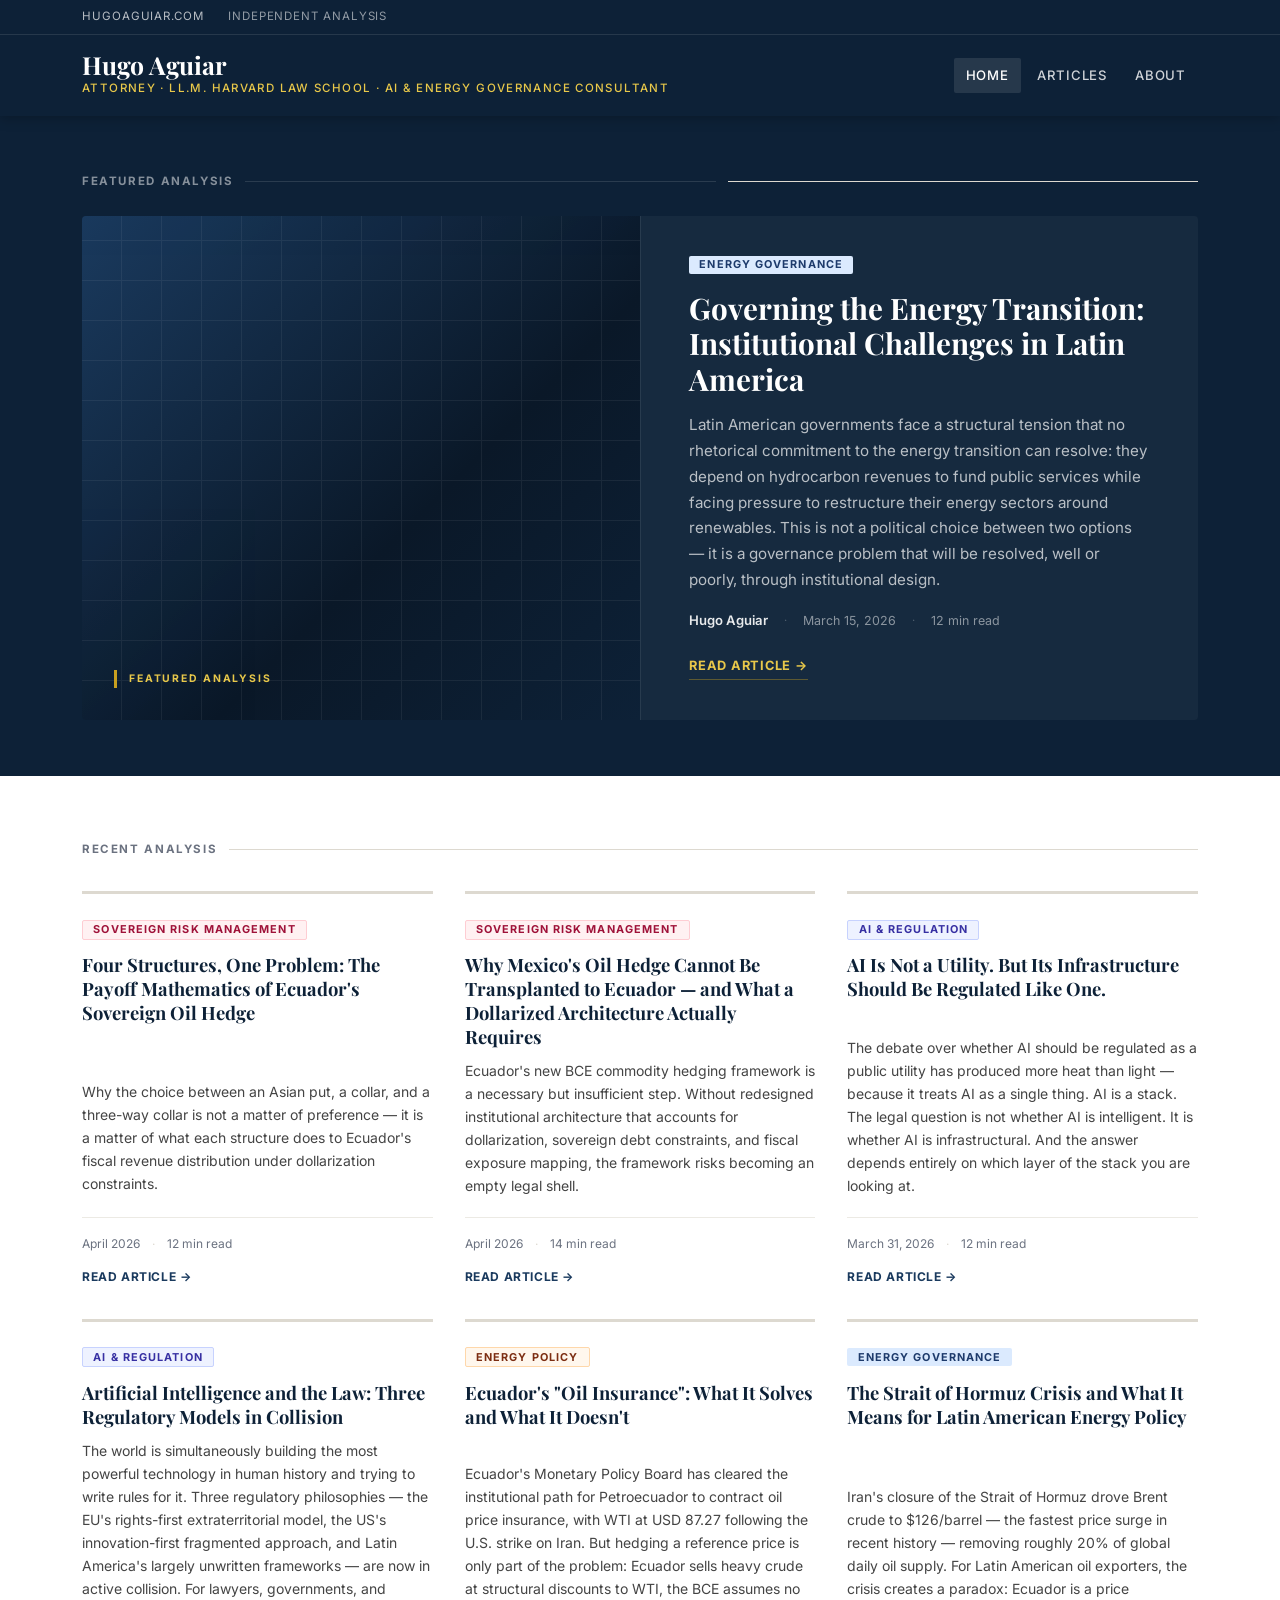
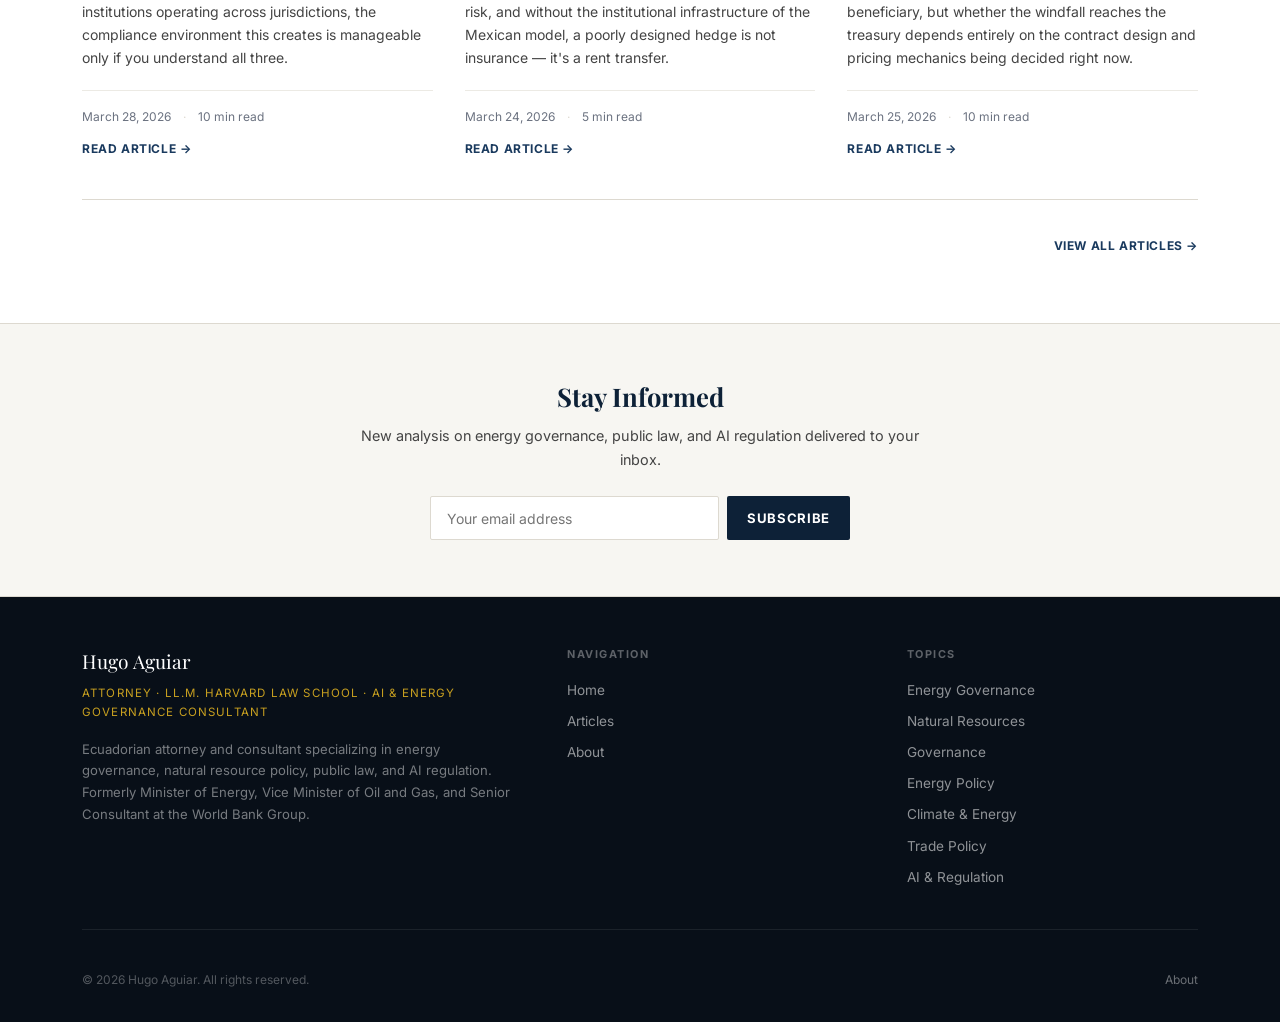
<file: index.html>
<!DOCTYPE html>
<html lang="en">
<head>
  <meta charset="UTF-8">
  <meta name="viewport" content="width=device-width, initial-scale=1.0">
  <meta name="description" content="Hugo Aguiar — Ecuadorian attorney and consultant specializing in energy governance, natural resource policy, public law, and AI regulation. LL.M. Harvard Law School. Formerly Minister of Energy of Ecuador and Senior Consultant at the World Bank Group.">
  <meta name="author" content="Hugo Aguiar">
  <meta name="google-site-verification" content="w9AkcHdSuzBK-Ylo1oLI4u4jG3CRWiZoHXem0gducuA" />

  <!-- Open Graph -->
  <meta property="og:title" content="Hugo Aguiar — Attorney | AI & Energy Governance Consultant">
  <meta property="og:description" content="Research and analysis on energy governance, natural resource policy, public law, and AI regulation.">
  <meta property="og:type" content="website">

  <title>Hugo Aguiar — Attorney | AI &amp; Energy Governance Consultant</title>

  <!-- Fonts -->
  <link rel="preconnect" href="https://fonts.googleapis.com">
  <link rel="preconnect" href="https://fonts.gstatic.com" crossorigin>
  <link href="https://fonts.googleapis.com/css2?family=Playfair+Display:ital,wght@0,400;0,700;1,400&family=Inter:wght@400;500;600;700&display=swap" rel="stylesheet">

  <link rel="stylesheet" href="css/style.css">
</head>
<body>

  <a href="#main-content" class="skip-link">Skip to main content</a>

  <!-- ======================================================
       HEADER
       ====================================================== -->
  <header class="site-header" role="banner">

    <div class="header-topbar">
      <div class="container">
        <div class="topbar-left">
          <span class="topbar-domain">hugoaguiar.com</span>
          <span>Independent Analysis</span>
        </div>
      </div>
    </div>

    <div class="header-main">
      <div class="container">
        <div class="site-branding">
          <a href="index.html" class="site-name">Hugo Aguiar</a>
          <span class="site-tagline">Attorney · LL.M. Harvard Law School · AI &amp; Energy Governance Consultant</span>
        </div>

        <button class="menu-toggle" aria-label="Open menu" aria-expanded="false">
          <span></span><span></span><span></span>
        </button>

        <nav class="main-nav" role="navigation" aria-label="Main navigation">
          <a href="index.html" class="active" aria-current="page">Home</a>
          <a href="articles.html">Articles</a>
          <a href="about.html">About</a>
        </nav>
      </div>
    </div>

  </header>

  <!-- ======================================================
       MAIN CONTENT
       ====================================================== -->
  <main id="main-content">

    <!-- Featured Article -->
    <section class="featured-section" aria-label="Featured analysis">
      <div class="container">

        <div class="section-eyebrow" style="margin-bottom: 1.5rem;">
          <span class="section-label" style="color: rgba(255,255,255,0.5);">Featured Analysis</span>
          <span style="flex:1; height:1px; background: rgba(255,255,255,0.12); display:block;"></span>
        </div>

        <div id="featured-article-slot"></div>

      </div>
    </section>

    <!-- Recent Articles -->
    <section class="recent-section" aria-label="Recent analysis">
      <div class="container">

        <div class="section-eyebrow">
          <span class="section-label">Recent Analysis</span>
        </div>

        <div class="articles-grid" id="recent-articles-slot"></div>

        <div style="text-align: right; margin-top: 2.5rem; padding-top: 1.5rem; border-top: 1px solid var(--border);">
          <a href="articles.html" class="card-read-more">View all articles →</a>
        </div>

      </div>
    </section>

    <!-- CTA -->
    <section class="cta-section" aria-label="Newsletter subscription">
      <div class="container">
        <div class="cta-inner">
          <h2>Stay Informed</h2>
          <p>New analysis on energy governance, public law, and AI regulation delivered to your inbox.</p>
          <form class="cta-form" id="cta-form" novalidate aria-label="Subscribe">
            <input
              type="email"
              class="cta-input"
              placeholder="Your email address"
              required
              autocomplete="email"
            >
            <button type="submit" class="cta-submit">Subscribe</button>
          </form>
        </div>
      </div>
    </section>

  </main>

  <!-- ======================================================
       FOOTER
       ====================================================== -->
  <footer class="site-footer" role="contentinfo">
    <div class="container">
      <div class="footer-grid">

        <div>
          <div class="footer-brand-name">Hugo Aguiar</div>
          <div class="footer-brand-tagline">Attorney · LL.M. Harvard Law School · AI &amp; Energy Governance Consultant</div>
          <p class="footer-brand-desc">
            Ecuadorian attorney and consultant specializing in energy governance, natural resource policy, public law, and AI regulation. Formerly Minister of Energy, Vice Minister of Oil and Gas, and Senior Consultant at the World Bank Group.
          </p>
        </div>

        <div>
          <div class="footer-col-title">Navigation</div>
          <nav class="footer-links" aria-label="Footer navigation">
            <a href="index.html">Home</a>
            <a href="articles.html">Articles</a>
            <a href="about.html">About</a>
          </nav>
        </div>

        <div>
          <div class="footer-col-title">Topics</div>
          <nav class="footer-links" aria-label="Topic links">
            <a href="articles.html">Energy Governance</a>
            <a href="articles.html">Natural Resources</a>
            <a href="articles.html">Governance</a>
            <a href="articles.html">Energy Policy</a>
            <a href="articles.html">Climate &amp; Energy</a>
            <a href="articles.html">Trade Policy</a>
            <a href="articles.html">AI &amp; Regulation</a>
          </nav>
        </div>

      </div>

      <div class="footer-bottom">
        <span>© 2026 Hugo Aguiar. All rights reserved.</span>
        <span><a href="about.html">About</a></span>
      </div>
    </div>
  </footer>

  <script src="js/main.js"></script>
</body>
</html>
</file>
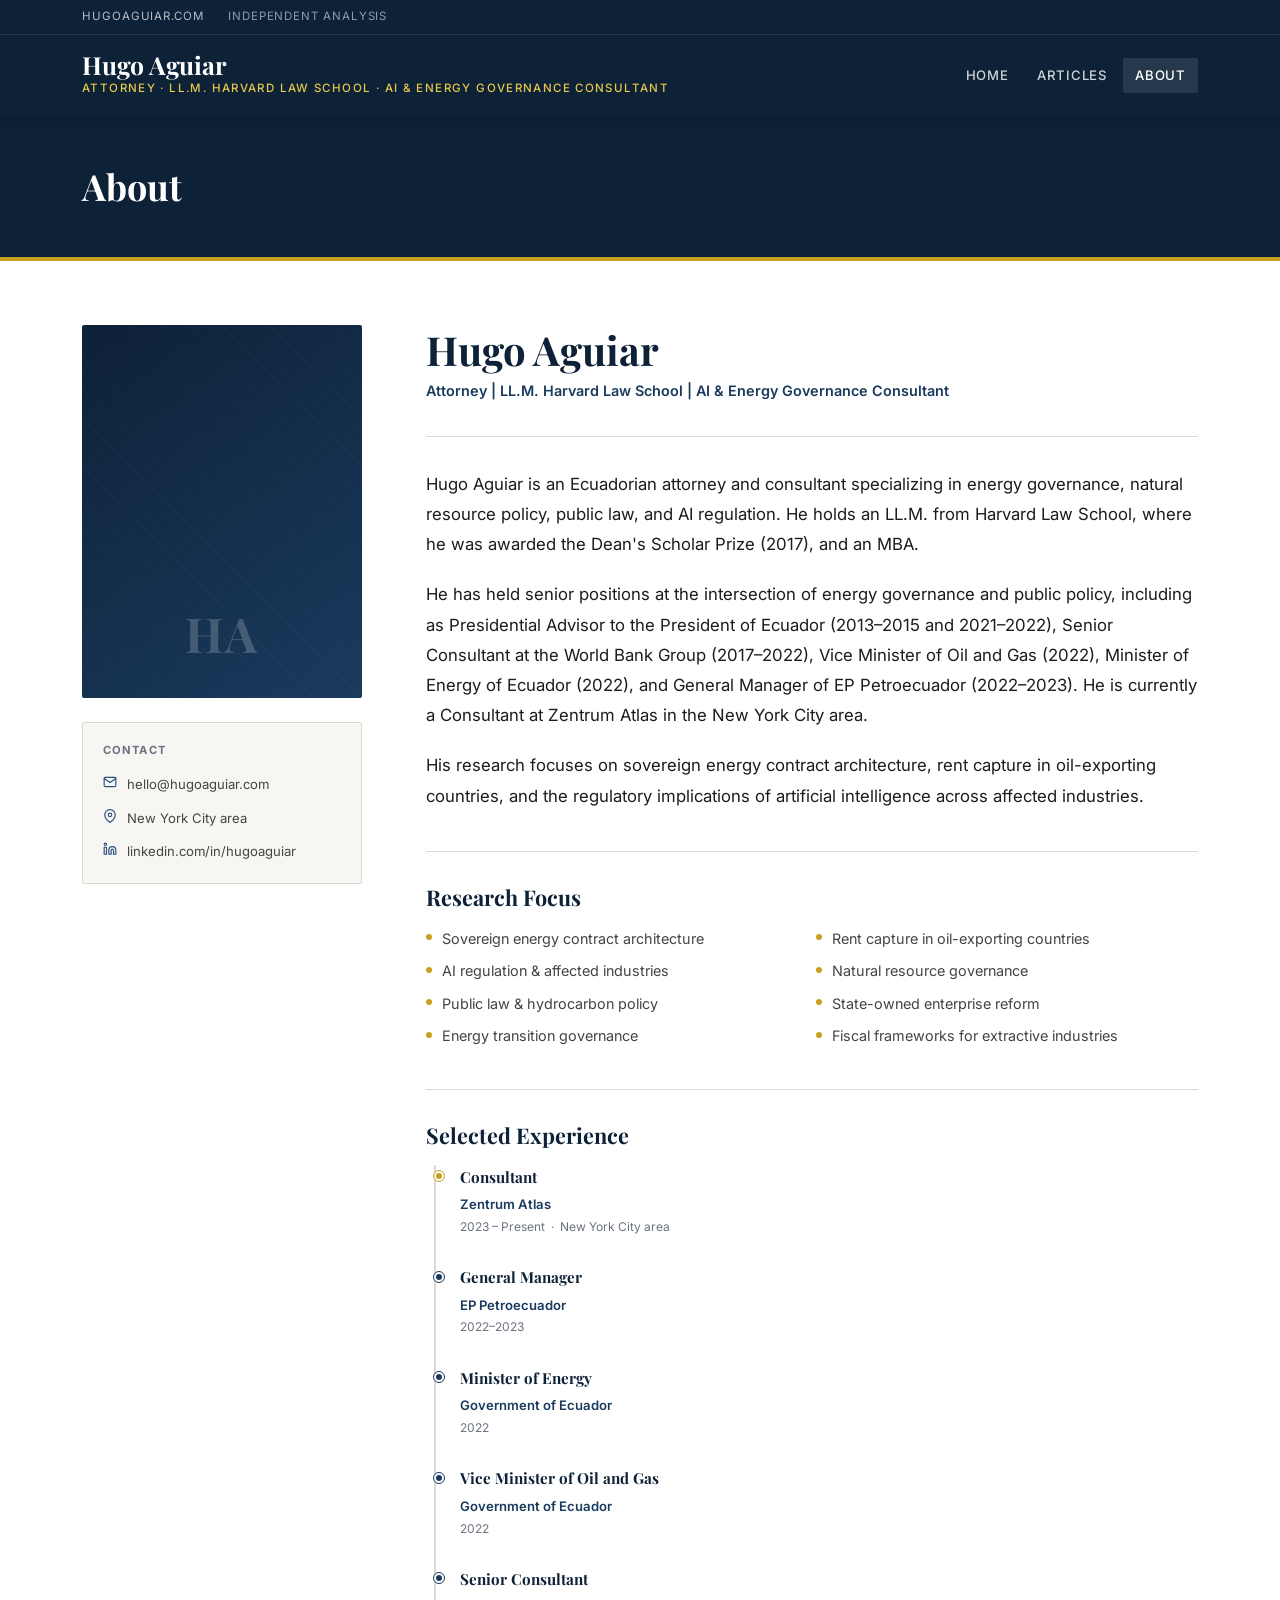
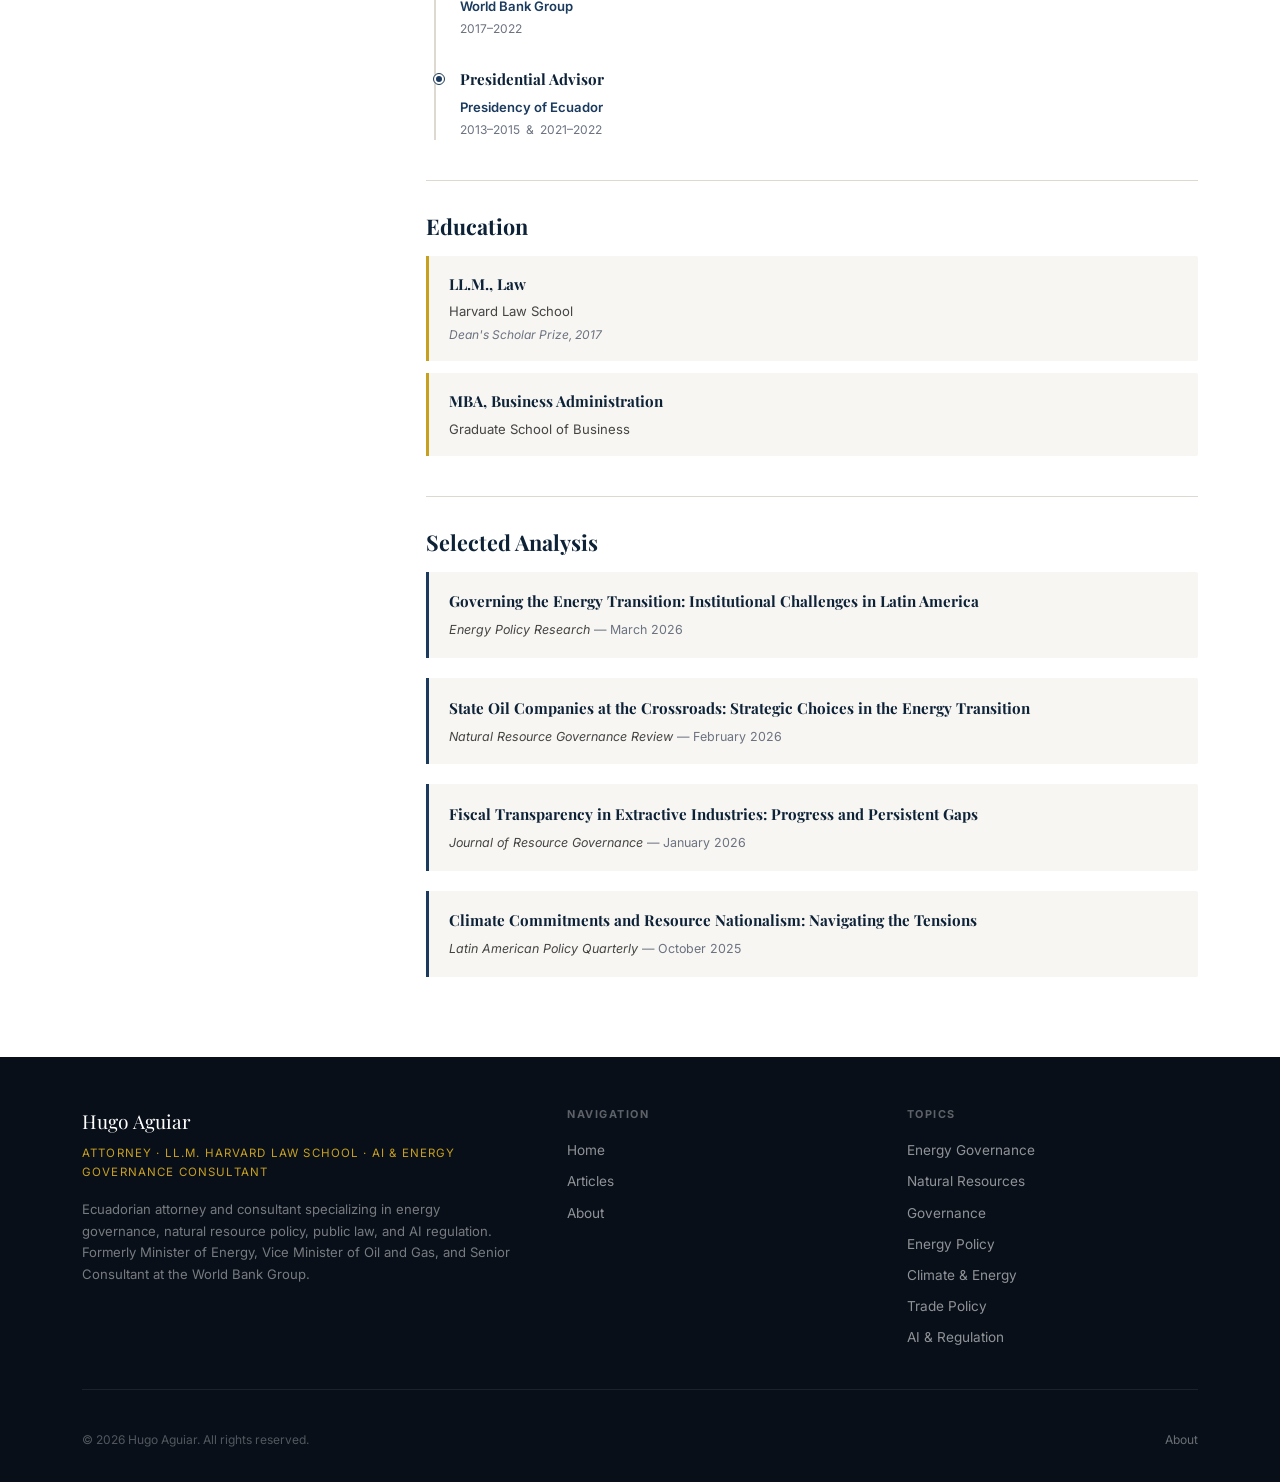
<file: about.html>
<!DOCTYPE html>
<html lang="en">
<head>
  <meta charset="UTF-8">
  <meta name="viewport" content="width=device-width, initial-scale=1.0">
  <meta name="description" content="Hugo Aguiar — Ecuadorian attorney and consultant. LL.M. Harvard Law School. Formerly Minister of Energy of Ecuador, Vice Minister of Oil and Gas, General Manager of EP Petroecuador, and Senior Consultant at the World Bank Group.">
  <meta name="author" content="Hugo Aguiar">
  <meta name="google-site-verification" content="w9AkcHdSuzBK-Ylo1oLI4u4jG3CRWiZoHXem0gducuA" />

  <title>About — Hugo Aguiar</title>

  <!-- Fonts -->
  <link rel="preconnect" href="https://fonts.googleapis.com">
  <link rel="preconnect" href="https://fonts.gstatic.com" crossorigin>
  <link href="https://fonts.googleapis.com/css2?family=Playfair+Display:ital,wght@0,400;0,700;1,400&family=Inter:wght@400;500;600;700&display=swap" rel="stylesheet">

  <link rel="stylesheet" href="css/style.css">

  <style>
    /* Experience timeline */
    .experience-list {
      display: flex;
      flex-direction: column;
      gap: 0;
      border-left: 2px solid var(--border);
      margin-left: 0.5rem;
      padding-left: 1.5rem;
    }

    .exp-item {
      position: relative;
      padding-bottom: 1.75rem;
    }

    .exp-item:last-child { padding-bottom: 0; }

    .exp-item::before {
      content: '';
      position: absolute;
      left: -1.65rem;
      top: 0.4rem;
      width: 10px;
      height: 10px;
      border-radius: 50%;
      background: var(--navy-mid);
      border: 2px solid var(--bg);
      outline: 1px solid var(--navy-mid);
    }

    .exp-item.current::before {
      background: var(--gold);
      outline-color: var(--gold);
    }

    .exp-role {
      font-family: var(--font-serif);
      font-size: 0.95rem;
      font-weight: 700;
      color: var(--navy);
      margin-bottom: 0.15rem;
    }

    .exp-org {
      font-size: 0.82rem;
      font-weight: 600;
      color: var(--navy-mid);
    }

    .exp-dates {
      font-size: 0.75rem;
      color: var(--text-light);
      margin-top: 0.1rem;
    }

    /* Education */
    .edu-item {
      padding: 1rem 1.25rem;
      background: var(--bg-warm);
      border-left: 3px solid var(--gold);
      border-radius: 0 var(--r) var(--r) 0;
      margin-bottom: 0.75rem;
    }

    .edu-item:last-child { margin-bottom: 0; }

    .edu-degree {
      font-family: var(--font-serif);
      font-size: 0.95rem;
      font-weight: 700;
      color: var(--navy);
      margin-bottom: 0.15rem;
    }

    .edu-school {
      font-size: 0.82rem;
      color: var(--text-mid);
    }

    .edu-note {
      font-size: 0.75rem;
      color: var(--text-light);
      font-style: italic;
      margin-top: 0.15rem;
    }
  </style>
</head>
<body>

  <a href="#main-content" class="skip-link">Skip to main content</a>

  <!-- ======================================================
       HEADER
       ====================================================== -->
  <header class="site-header" role="banner">

    <div class="header-topbar">
      <div class="container">
        <div class="topbar-left">
          <span class="topbar-domain">hugoaguiar.com</span>
          <span>Independent Analysis</span>
        </div>
      </div>
    </div>

    <div class="header-main">
      <div class="container">
        <div class="site-branding">
          <a href="index.html" class="site-name">Hugo Aguiar</a>
          <span class="site-tagline">Attorney · LL.M. Harvard Law School · AI &amp; Energy Governance Consultant</span>
        </div>

        <button class="menu-toggle" aria-label="Open menu" aria-expanded="false">
          <span></span><span></span><span></span>
        </button>

        <nav class="main-nav" role="navigation" aria-label="Main navigation">
          <a href="index.html">Home</a>
          <a href="articles.html">Articles</a>
          <a href="about.html" class="active" aria-current="page">About</a>
        </nav>
      </div>
    </div>

  </header>

  <!-- ======================================================
       MAIN CONTENT
       ====================================================== -->
  <main id="main-content">

    <!-- Page Header -->
    <div class="page-header">
      <div class="container">
        <h1>About</h1>
      </div>
    </div>

    <!-- About Content -->
    <section class="about-section" aria-label="About Hugo Aguiar">
      <div class="container">
        <div class="about-grid">

          <!-- Sidebar -->
          <aside class="about-sidebar">

            <div class="about-photo-placeholder" aria-label="Photo of Hugo Aguiar">
              <span class="about-photo-initials" aria-hidden="true">HA</span>
            </div>

            <div class="about-contact-card">
              <h4>Contact</h4>

              <div class="contact-item">
                <svg class="contact-icon" width="14" height="14" viewBox="0 0 24 24" fill="none" stroke="currentColor" stroke-width="2" stroke-linecap="round" stroke-linejoin="round" aria-hidden="true">
                  <path d="M4 4h16c1.1 0 2 .9 2 2v12c0 1.1-.9 2-2 2H4c-1.1 0-2-.9-2-2V6c0-1.1.9-2 2-2z"></path>
                  <polyline points="22,6 12,13 2,6"></polyline>
                </svg>
                <span>hello@hugoaguiar.com</span>
              </div>

              <div class="contact-item">
                <svg class="contact-icon" width="14" height="14" viewBox="0 0 24 24" fill="none" stroke="currentColor" stroke-width="2" stroke-linecap="round" stroke-linejoin="round" aria-hidden="true">
                  <path d="M21 10c0 7-9 13-9 13s-9-6-9-13a9 9 0 0 1 18 0z"></path>
                  <circle cx="12" cy="10" r="3"></circle>
                </svg>
                <span>New York City area</span>
              </div>

              <div class="contact-item">
                <svg class="contact-icon" width="14" height="14" viewBox="0 0 24 24" fill="none" stroke="currentColor" stroke-width="2" stroke-linecap="round" stroke-linejoin="round" aria-hidden="true">
                  <path d="M16 8a6 6 0 0 1 6 6v7h-4v-7a2 2 0 0 0-2-2 2 2 0 0 0-2 2v7h-4v-7a6 6 0 0 1 6-6z"></path>
                  <rect x="2" y="9" width="4" height="12"></rect>
                  <circle cx="4" cy="4" r="2"></circle>
                </svg>
                <span>linkedin.com/in/hugoaguiar</span>
              </div>

            </div>
          </aside>

          <!-- Main Content -->
          <div class="about-main" itemscope itemtype="https://schema.org/Person">

            <h1 class="about-name" itemprop="name">Hugo Aguiar</h1>

            <p class="about-title-line">
              <strong>Attorney | LL.M. Harvard Law School | AI &amp; Energy Governance Consultant</strong>
            </p>

            <div class="about-bio">
              <p>
                Hugo Aguiar is an Ecuadorian attorney and consultant specializing in energy governance, natural resource policy, public law, and AI regulation. He holds an LL.M. from Harvard Law School, where he was awarded the Dean's Scholar Prize (2017), and an MBA.
              </p>
              <p>
                He has held senior positions at the intersection of energy governance and public policy, including as Presidential Advisor to the President of Ecuador (2013–2015 and 2021–2022), Senior Consultant at the World Bank Group (2017–2022), Vice Minister of Oil and Gas (2022), Minister of Energy of Ecuador (2022), and General Manager of EP Petroecuador (2022–2023). He is currently a Consultant at Zentrum Atlas in the New York City area.
              </p>
              <p>
                His research focuses on sovereign energy contract architecture, rent capture in oil-exporting countries, and the regulatory implications of artificial intelligence across affected industries.
              </p>
            </div>

            <!-- Research Focus -->
            <h2 class="about-section-title">Research Focus</h2>

            <div class="research-interests">
              <div class="interest-item">
                <span class="interest-dot" aria-hidden="true"></span>
                <span>Sovereign energy contract architecture</span>
              </div>
              <div class="interest-item">
                <span class="interest-dot" aria-hidden="true"></span>
                <span>Rent capture in oil-exporting countries</span>
              </div>
              <div class="interest-item">
                <span class="interest-dot" aria-hidden="true"></span>
                <span>AI regulation &amp; affected industries</span>
              </div>
              <div class="interest-item">
                <span class="interest-dot" aria-hidden="true"></span>
                <span>Natural resource governance</span>
              </div>
              <div class="interest-item">
                <span class="interest-dot" aria-hidden="true"></span>
                <span>Public law &amp; hydrocarbon policy</span>
              </div>
              <div class="interest-item">
                <span class="interest-dot" aria-hidden="true"></span>
                <span>State-owned enterprise reform</span>
              </div>
              <div class="interest-item">
                <span class="interest-dot" aria-hidden="true"></span>
                <span>Energy transition governance</span>
              </div>
              <div class="interest-item">
                <span class="interest-dot" aria-hidden="true"></span>
                <span>Fiscal frameworks for extractive industries</span>
              </div>
            </div>

            <!-- Experience -->
            <h2 class="about-section-title">Selected Experience</h2>

            <div class="experience-list">

              <div class="exp-item current">
                <div class="exp-role">Consultant</div>
                <div class="exp-org">Zentrum Atlas</div>
                <div class="exp-dates">2023 – Present &nbsp;·&nbsp; New York City area</div>
              </div>

              <div class="exp-item">
                <div class="exp-role">General Manager</div>
                <div class="exp-org">EP Petroecuador</div>
                <div class="exp-dates">2022–2023</div>
              </div>

              <div class="exp-item">
                <div class="exp-role">Minister of Energy</div>
                <div class="exp-org">Government of Ecuador</div>
                <div class="exp-dates">2022</div>
              </div>

              <div class="exp-item">
                <div class="exp-role">Vice Minister of Oil and Gas</div>
                <div class="exp-org">Government of Ecuador</div>
                <div class="exp-dates">2022</div>
              </div>

              <div class="exp-item">
                <div class="exp-role">Senior Consultant</div>
                <div class="exp-org">World Bank Group</div>
                <div class="exp-dates">2017–2022</div>
              </div>

              <div class="exp-item">
                <div class="exp-role">Presidential Advisor</div>
                <div class="exp-org">Presidency of Ecuador</div>
                <div class="exp-dates">2013–2015 &nbsp;&amp;&nbsp; 2021–2022</div>
              </div>

            </div>

            <!-- Education -->
            <h2 class="about-section-title">Education</h2>

            <div>
              <div class="edu-item">
                <div class="edu-degree">LL.M., Law</div>
                <div class="edu-school">Harvard Law School</div>
                <div class="edu-note">Dean's Scholar Prize, 2017</div>
              </div>
              <div class="edu-item">
                <div class="edu-degree">MBA, Business Administration</div>
                <div class="edu-school">Graduate School of Business</div>
              </div>
            </div>

            <!-- Selected Analysis -->
            <h2 class="about-section-title">Selected Analysis</h2>

            <div class="publications-list">

              <div class="pub-item">
                <div class="pub-title">Governing the Energy Transition: Institutional Challenges in Latin America</div>
                <div class="pub-meta"><em>Energy Policy Research</em> &mdash; March 2026</div>
              </div>

              <div class="pub-item">
                <div class="pub-title">State Oil Companies at the Crossroads: Strategic Choices in the Energy Transition</div>
                <div class="pub-meta"><em>Natural Resource Governance Review</em> &mdash; February 2026</div>
              </div>

              <div class="pub-item">
                <div class="pub-title">Fiscal Transparency in Extractive Industries: Progress and Persistent Gaps</div>
                <div class="pub-meta"><em>Journal of Resource Governance</em> &mdash; January 2026</div>
              </div>

              <div class="pub-item">
                <div class="pub-title">Climate Commitments and Resource Nationalism: Navigating the Tensions</div>
                <div class="pub-meta"><em>Latin American Policy Quarterly</em> &mdash; October 2025</div>
              </div>

            </div>

          </div><!-- /about-main -->
        </div><!-- /about-grid -->
      </div><!-- /container -->
    </section>

  </main>

  <!-- ======================================================
       FOOTER
       ====================================================== -->
  <footer class="site-footer" role="contentinfo">
    <div class="container">
      <div class="footer-grid">

        <div>
          <div class="footer-brand-name">Hugo Aguiar</div>
          <div class="footer-brand-tagline">Attorney · LL.M. Harvard Law School · AI &amp; Energy Governance Consultant</div>
          <p class="footer-brand-desc">
            Ecuadorian attorney and consultant specializing in energy governance, natural resource policy, public law, and AI regulation. Formerly Minister of Energy, Vice Minister of Oil and Gas, and Senior Consultant at the World Bank Group.
          </p>
        </div>

        <div>
          <div class="footer-col-title">Navigation</div>
          <nav class="footer-links" aria-label="Footer navigation">
            <a href="index.html">Home</a>
            <a href="articles.html">Articles</a>
            <a href="about.html">About</a>
          </nav>
        </div>

        <div>
          <div class="footer-col-title">Topics</div>
          <nav class="footer-links" aria-label="Topic links">
            <a href="articles.html">Energy Governance</a>
            <a href="articles.html">Natural Resources</a>
            <a href="articles.html">Governance</a>
            <a href="articles.html">Energy Policy</a>
            <a href="articles.html">Climate &amp; Energy</a>
            <a href="articles.html">Trade Policy</a>
            <a href="articles.html">AI &amp; Regulation</a>
          </nav>
        </div>

      </div>

      <div class="footer-bottom">
        <span>© 2026 Hugo Aguiar. All rights reserved.</span>
        <span><a href="about.html">About</a></span>
      </div>
    </div>
  </footer>

  <script src="js/main.js"></script>
</body>
</html>
</file>
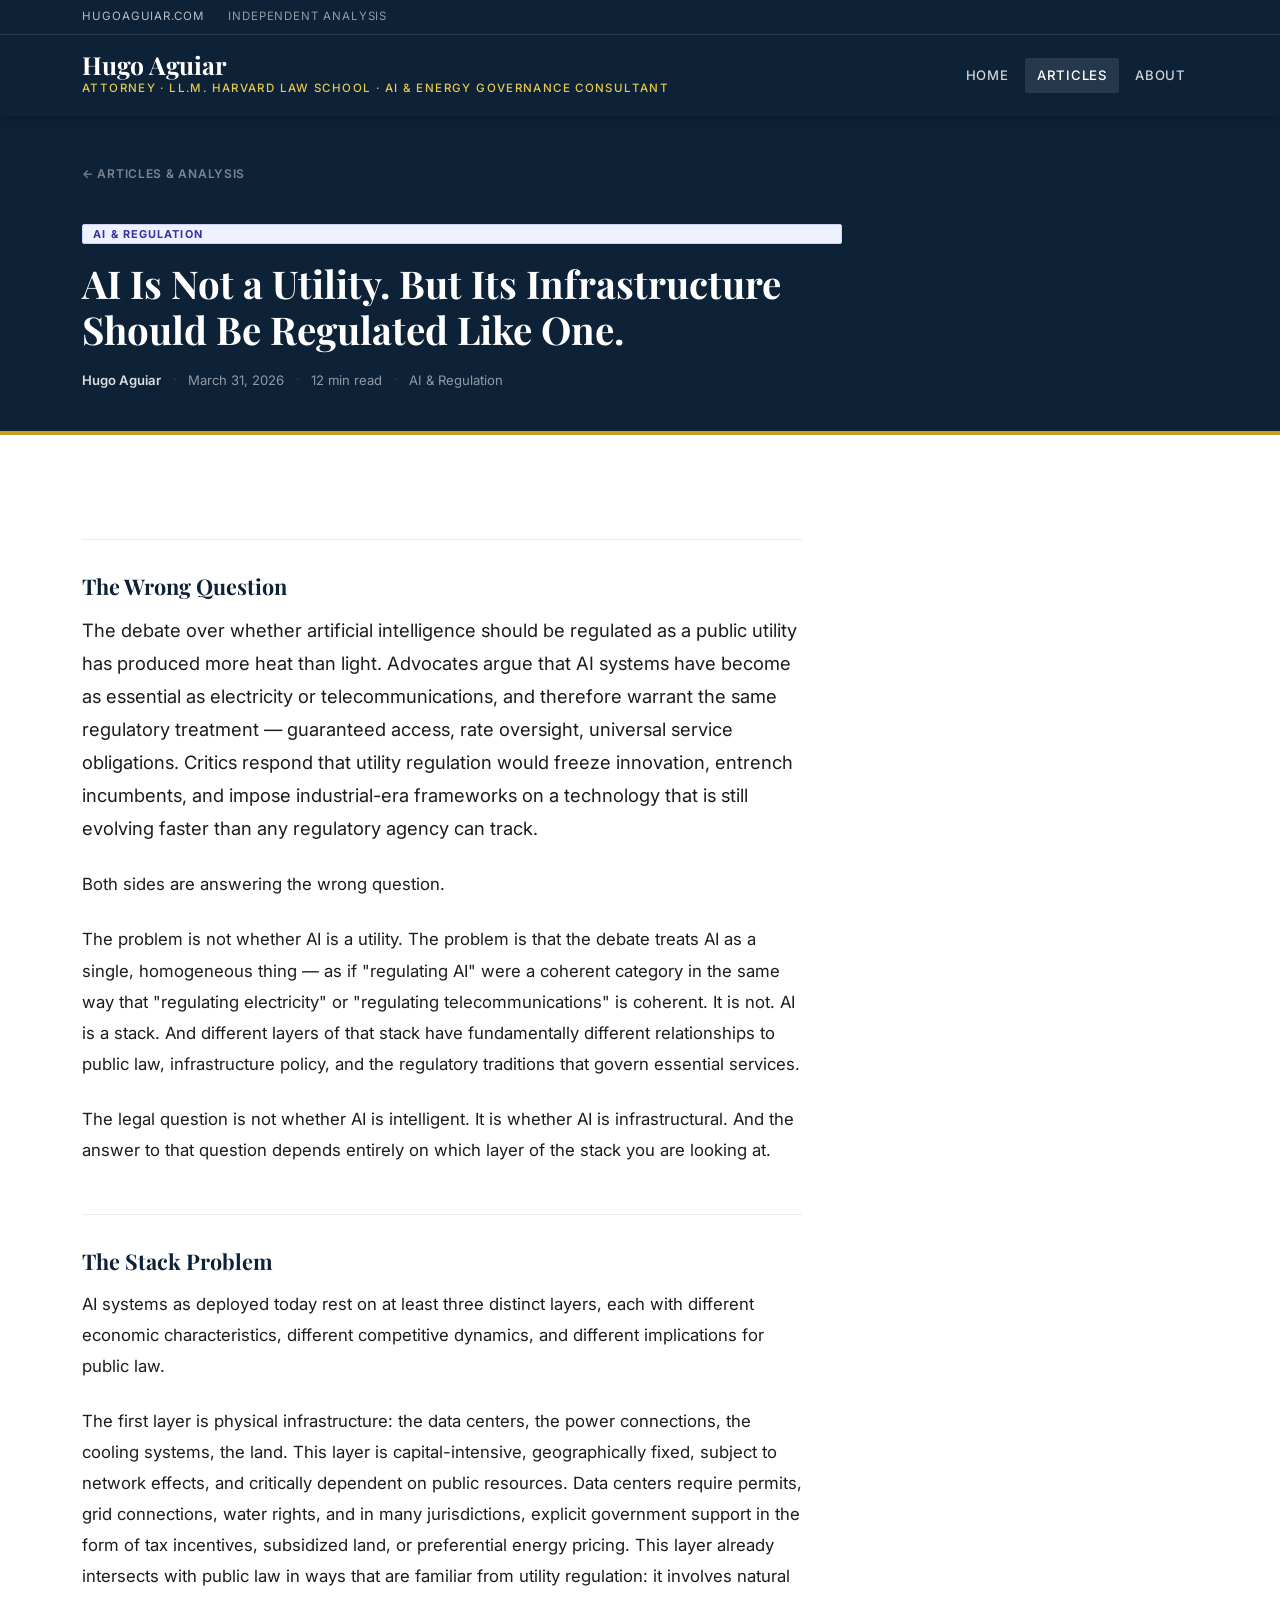
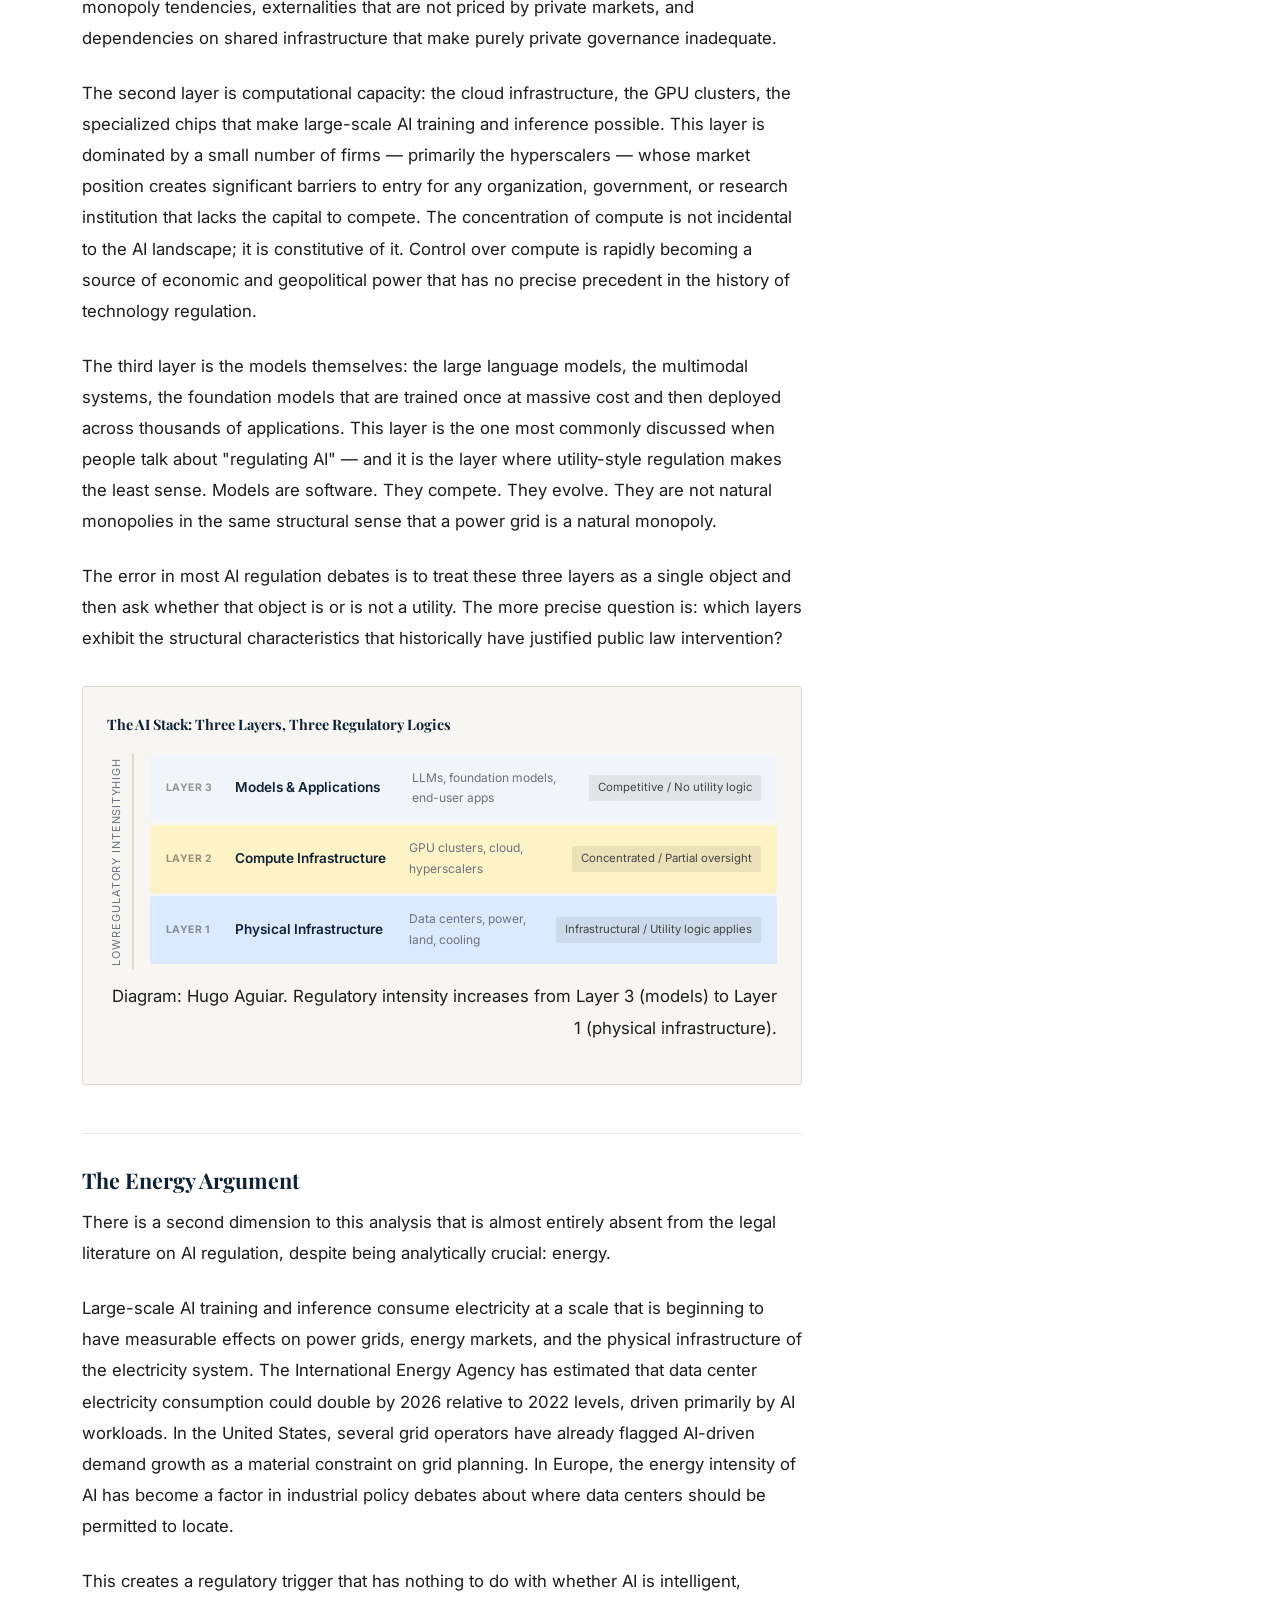
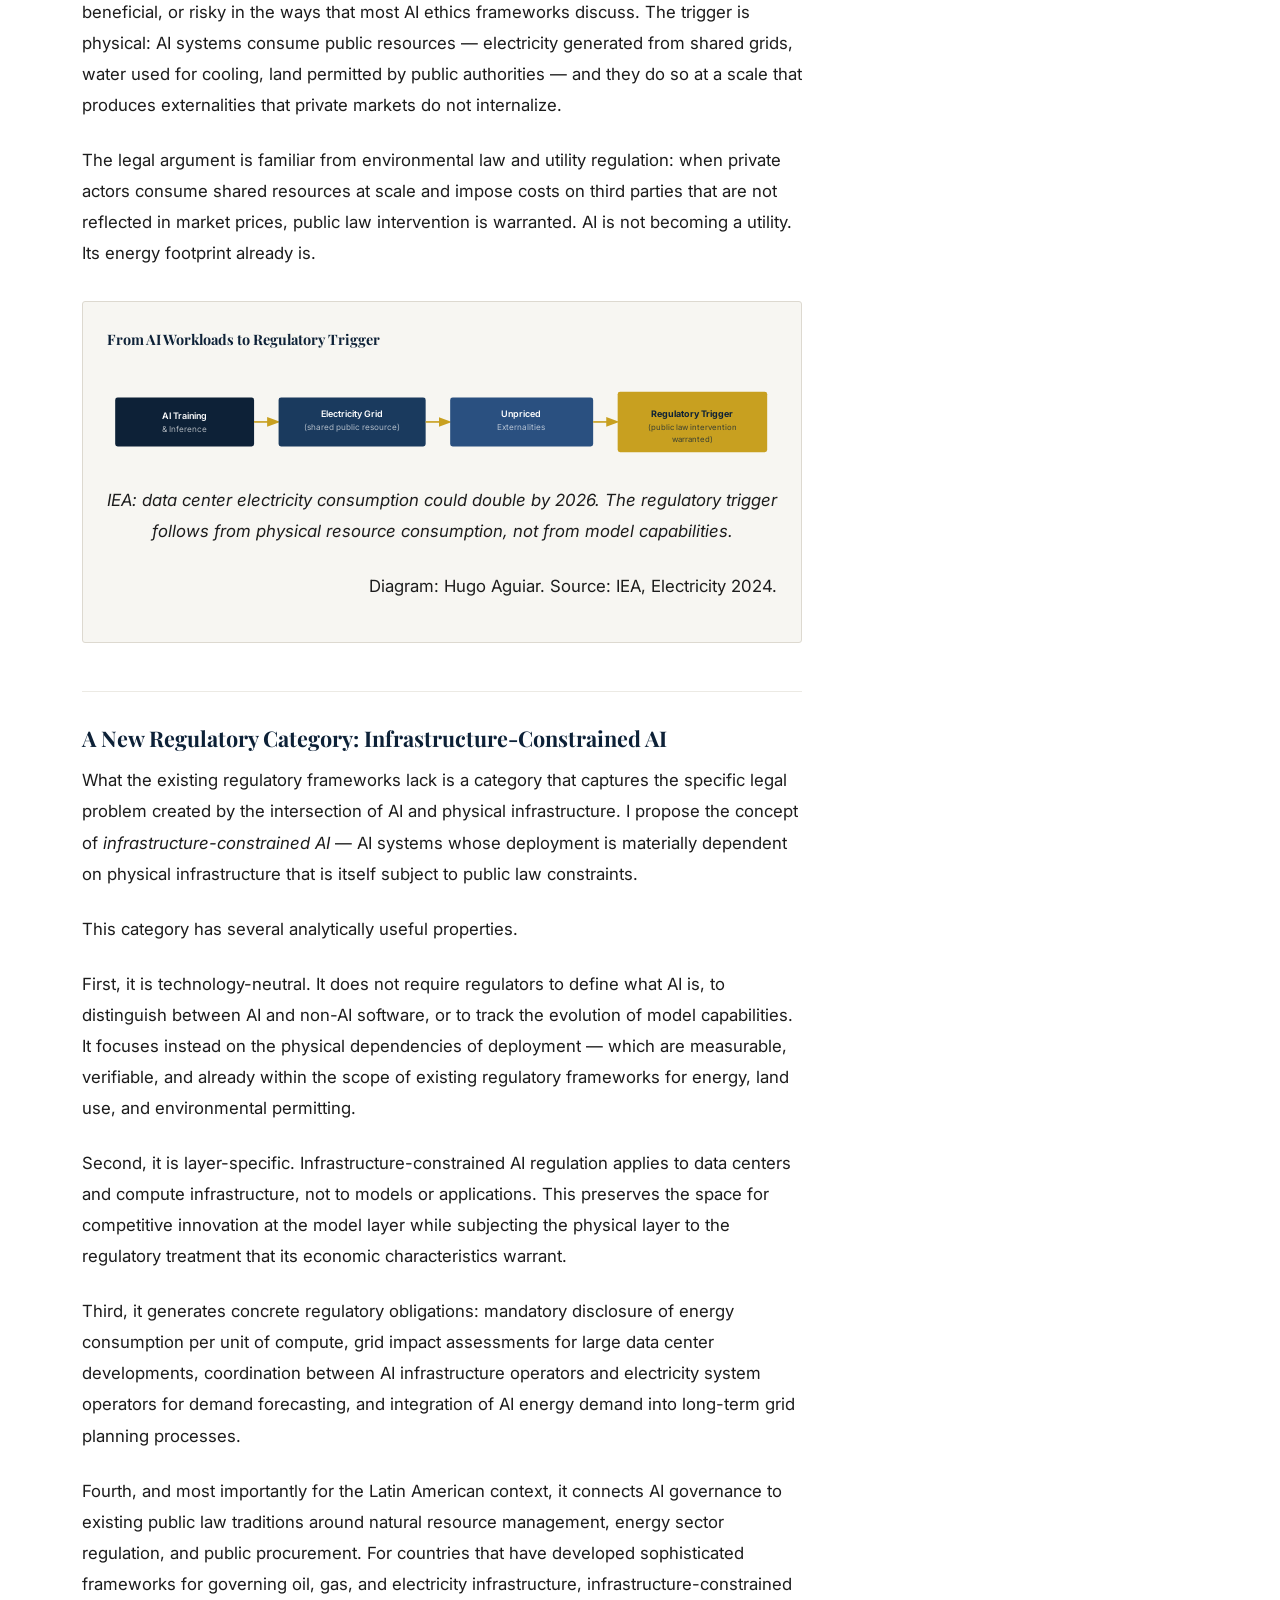
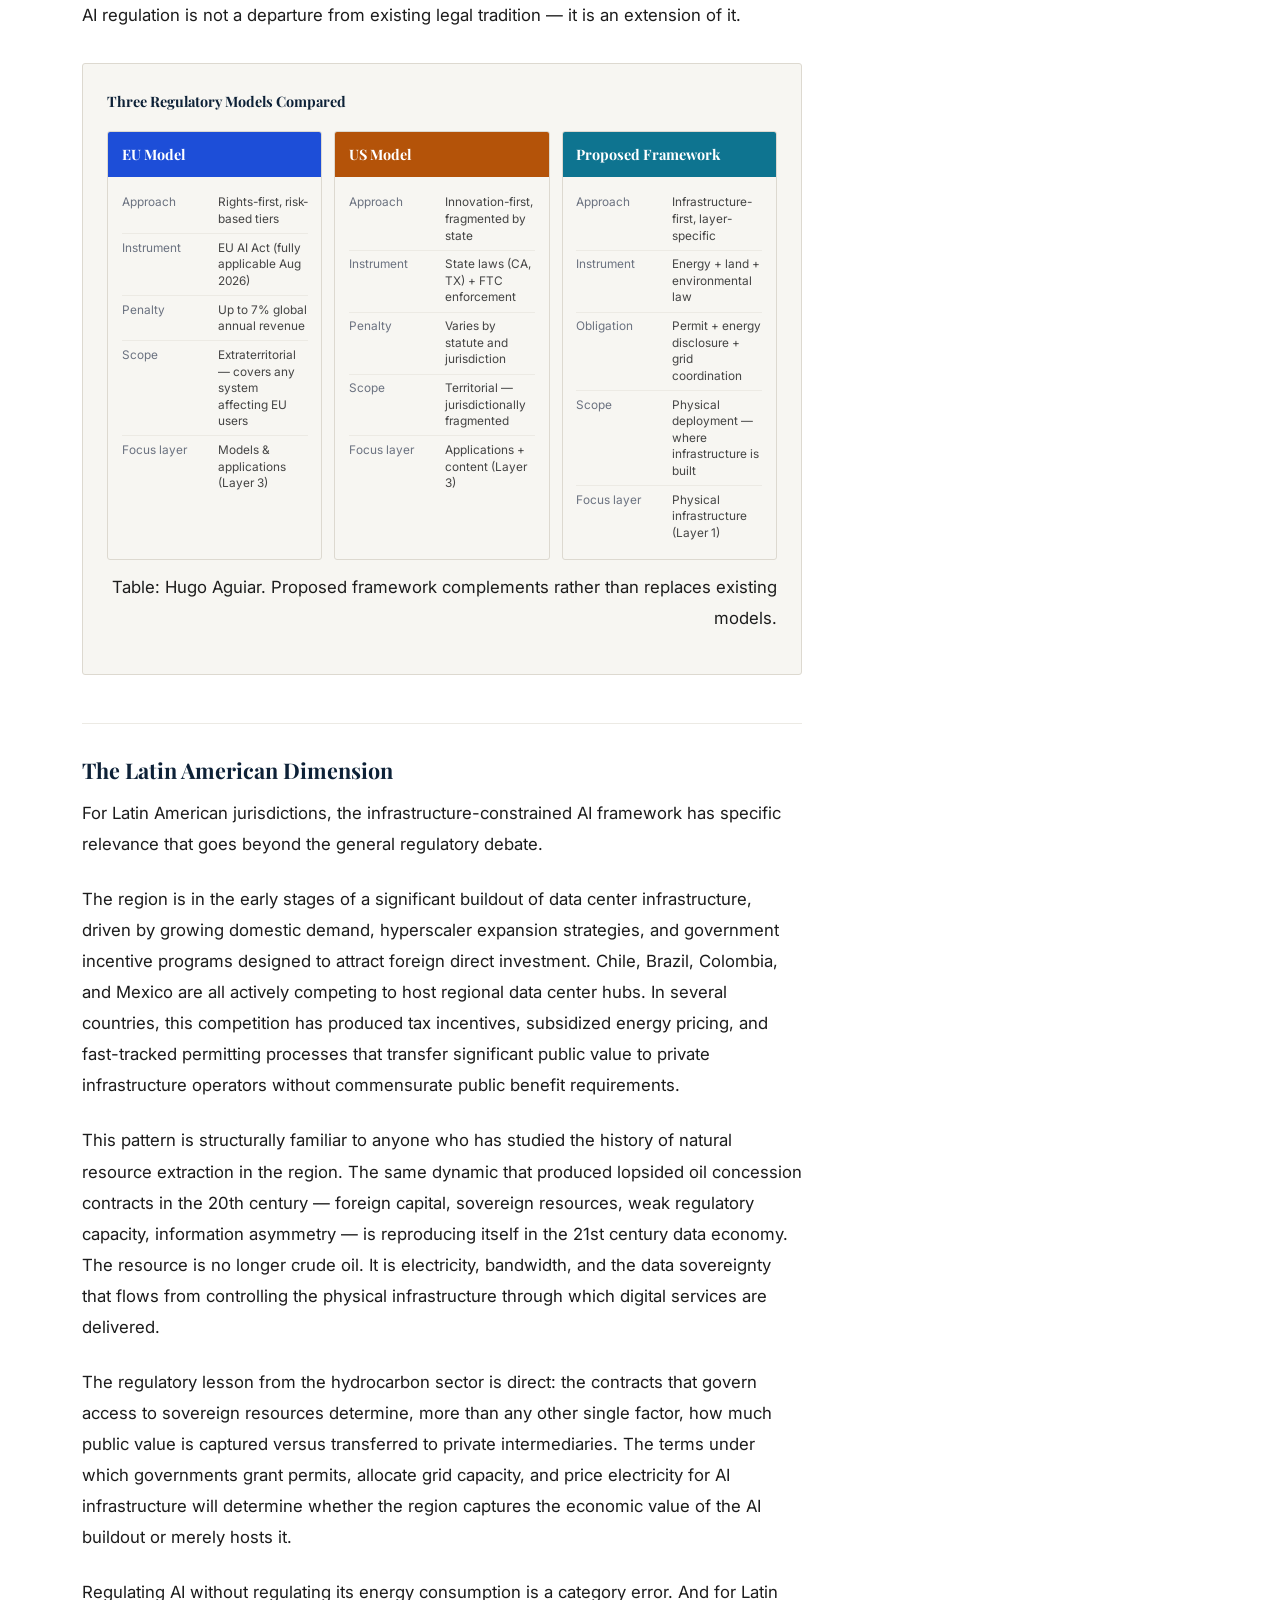
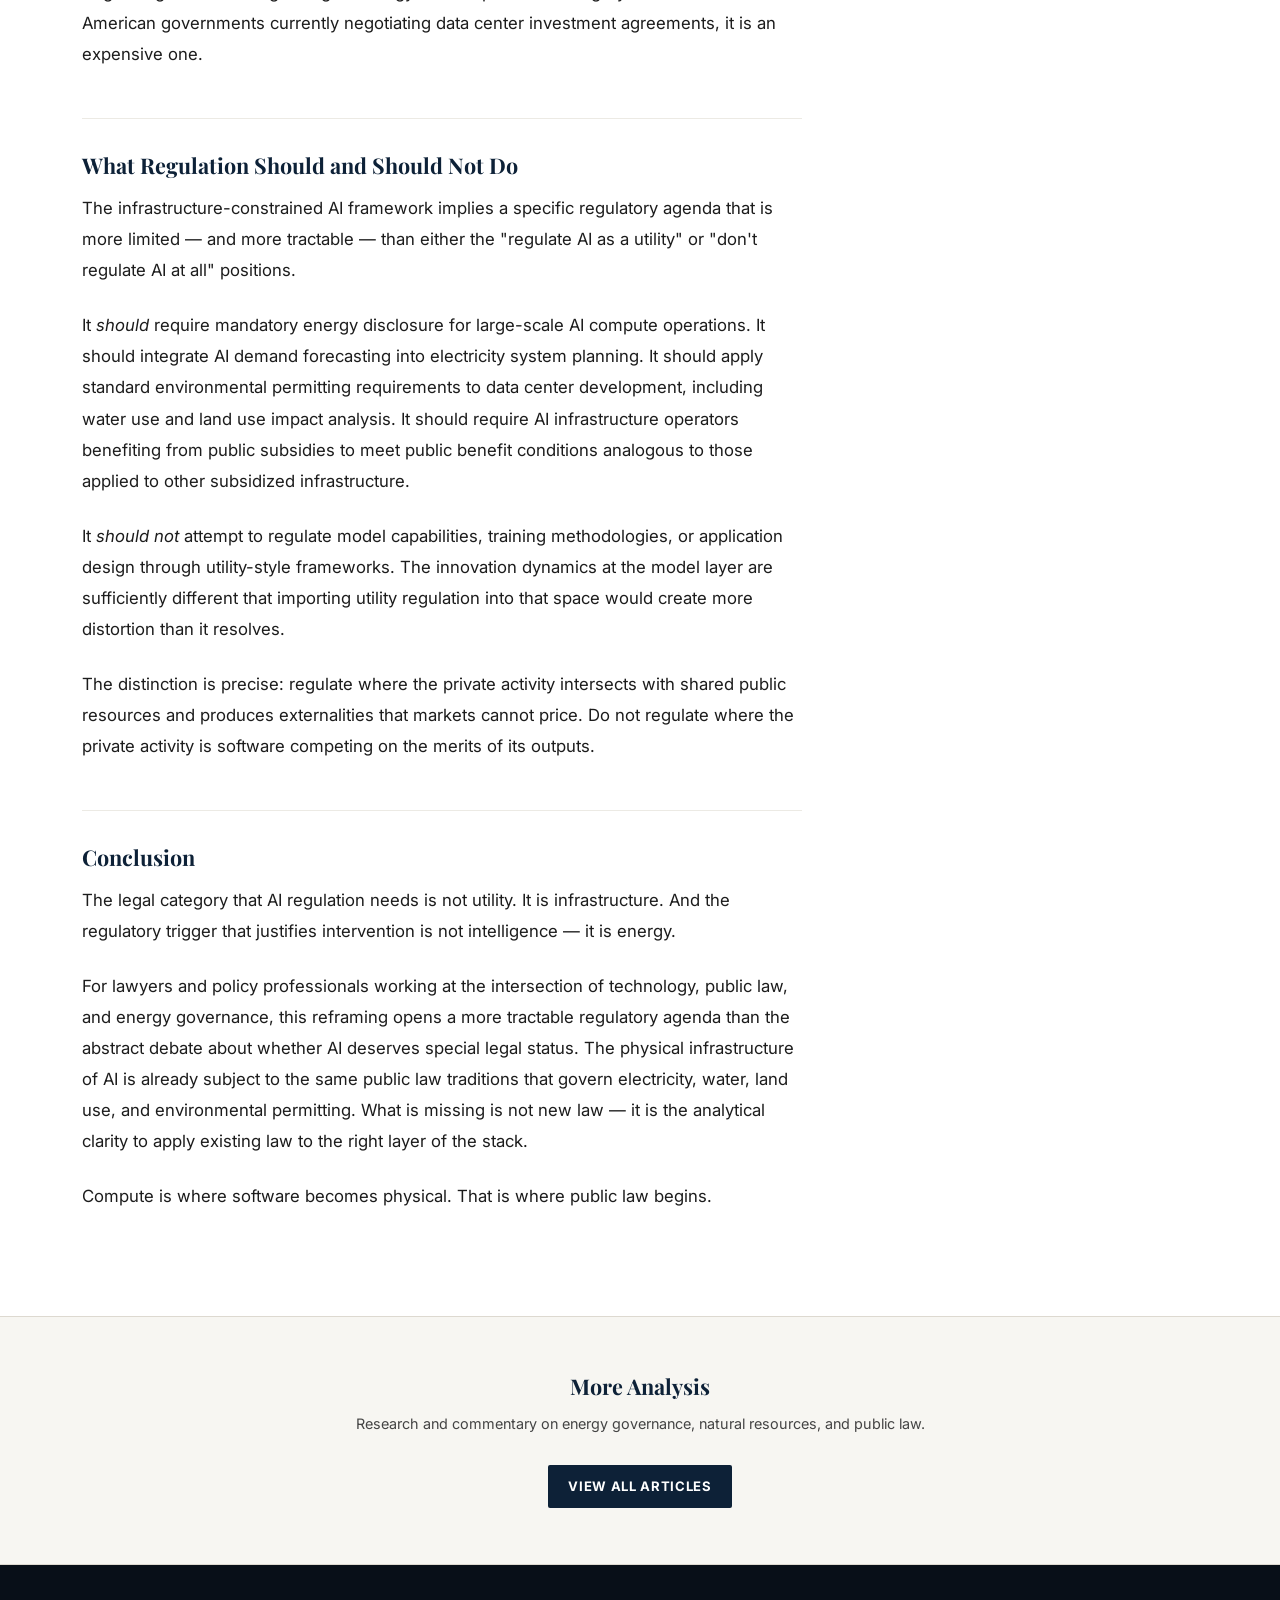
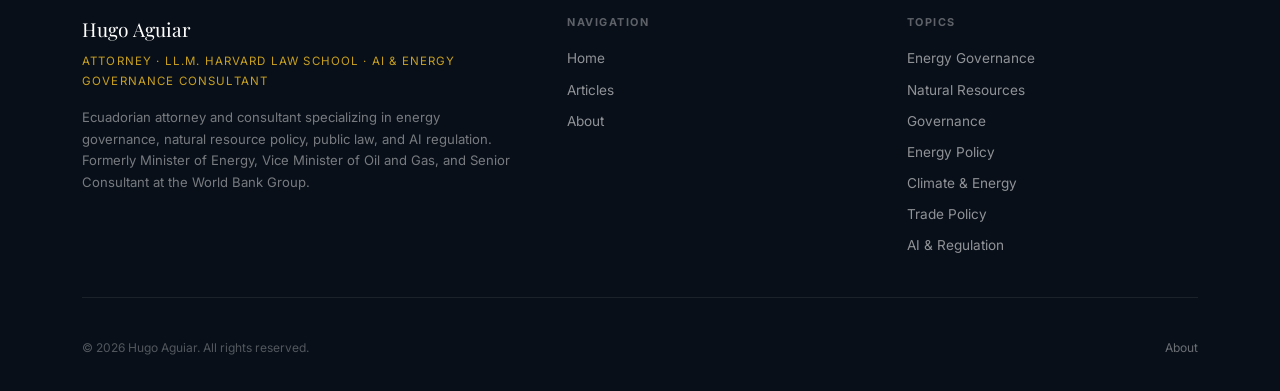
<file: article-ai-infrastructure.html>
<!DOCTYPE html>
<html lang="en">
<head>
  <meta charset="UTF-8">
  <meta name="viewport" content="width=device-width, initial-scale=1.0">
  <meta name="description" content="The debate over whether AI should be regulated as a public utility misframes the question. AI is a stack. Hugo Aguiar argues that the legal trigger is not intelligence — it is energy and physical infrastructure.">
  <meta name="author" content="Hugo Aguiar">
  <meta name="google-site-verification" content="w9AkcHdSuzBK-Ylo1oLI4u4jG3CRWiZoHXem0gducuA" />

  <meta property="og:title" content="AI Is Not a Utility. But Its Infrastructure Should Be Regulated Like One. — Hugo Aguiar Lozano">
  <meta property="og:description" content="AI is a stack. The legal question is not whether AI is intelligent. It is whether AI is infrastructural. And the answer depends entirely on which layer of the stack you are looking at.">
  <meta property="og:type" content="article">
  <meta property="og:url" content="https://hugoaguiarlozano.github.io/article-ai-infrastructure.html">

  <title>AI Is Not a Utility. But Its Infrastructure Should Be Regulated Like One. — Hugo Aguiar</title>

  <!-- Fonts -->
  <link rel="preconnect" href="https://fonts.googleapis.com">
  <link rel="preconnect" href="https://fonts.gstatic.com" crossorigin>
  <link href="https://fonts.googleapis.com/css2?family=Playfair+Display:ital,wght@0,400;0,700;1,400&family=Inter:wght@400;500;600;700&display=swap" rel="stylesheet">

  <link rel="stylesheet" href="css/style.css">

  <style>
    .article-body-inner h2 {
      font-family: var(--font-serif);
      font-size: 1.35rem;
      font-weight: 700;
      color: var(--navy);
      margin-top: 3rem;
      margin-bottom: 0.85rem;
      padding-top: 2rem;
      border-top: 1px solid var(--border-light);
      line-height: 1.3;
    }

    .chart-block {
      background: var(--bg-warm);
      border: 1px solid var(--border);
      border-radius: 3px;
      padding: 1.5rem 1.5rem 1rem;
      margin: 2rem 0;
    }

    .chart-source {
      font-size: 0.72rem;
      color: var(--text-light);
      margin-top: 0.75rem;
      text-align: right;
    }

    /* ── Visualization 1: Stack Diagram ── */
    .stack-diagram {
      display: flex;
      gap: 1rem;
      align-items: stretch;
    }

    .stack-bracket {
      writing-mode: vertical-rl;
      transform: rotate(180deg);
      font-size: 0.68rem;
      text-transform: uppercase;
      letter-spacing: 0.08em;
      color: var(--text-light);
      display: flex;
      justify-content: space-between;
      align-items: center;
      padding: 0.25rem 0;
      border-left: 2px solid var(--border);
      padding-left: 0.4rem;
    }

    .stack-layers {
      flex: 1;
      display: flex;
      flex-direction: column;
      gap: 3px;
    }

    .stack-layer {
      padding: 0.85rem 1rem;
      border-radius: 2px;
      display: flex;
      align-items: center;
      gap: 0.85rem;
      flex-wrap: wrap;
    }

    .layer-gray  { background: #f1f5f9; }
    .layer-amber { background: #fef3c7; }
    .layer-blue  { background: #dbeafe; }

    .layer-num {
      font-size: 0.65rem;
      font-weight: 700;
      text-transform: uppercase;
      letter-spacing: 0.05em;
      opacity: 0.45;
      min-width: 3.5rem;
    }

    .layer-title {
      font-weight: 600;
      font-size: 0.85rem;
      color: var(--navy);
      flex: 1;
      min-width: 10rem;
    }

    .layer-sub {
      font-size: 0.75rem;
      color: var(--text-light);
      flex: 1;
      min-width: 8rem;
    }

    .layer-tag {
      font-size: 0.71rem;
      padding: 0.2rem 0.55rem;
      border-radius: 2px;
      background: rgba(0,0,0,0.07);
      color: var(--text-mid);
      white-space: nowrap;
    }

    /* ── Visualization 2: Regulatory Comparison ── */
    .reg-compare-grid {
      display: grid;
      grid-template-columns: repeat(3, 1fr);
      gap: 0.75rem;
      margin: 0.5rem 0;
    }

    @media (max-width: 640px) {
      .reg-compare-grid { grid-template-columns: 1fr; }
    }

    .reg-card {
      border-radius: 3px;
      overflow: hidden;
      border: 1px solid var(--border);
    }

    .reg-card-header {
      padding: 0.65rem 0.85rem;
      color: #fff;
      font-family: var(--font-serif);
      font-size: 0.9rem;
      font-weight: 700;
    }

    .reg-card-body { padding: 0.75rem 0.85rem; }

    .reg-row {
      display: flex;
      gap: 0.5rem;
      padding: 0.35rem 0;
      border-bottom: 1px solid var(--border-light);
      font-size: 0.74rem;
      line-height: 1.4;
    }

    .reg-row:last-child { border-bottom: none; }
    .reg-row-label { color: var(--text-light); min-width: 5.5rem; flex-shrink: 0; }
    .reg-row-value { color: var(--text-mid); }

    /* ── Visualization 3: Energy Flowchart ── */
    .flow-svg-wrap {
      overflow-x: auto;
      padding: 0.5rem 0;
    }

    .flow-svg-wrap svg {
      display: block;
      max-width: 100%;
    }

    .flow-note {
      font-size: 0.73rem;
      color: var(--text-light);
      font-style: italic;
      text-align: center;
      margin-top: 0.6rem;
    }
  </style>
</head>
<body>

  <a href="#main-content" class="skip-link">Skip to main content</a>

  <!-- ======================================================
       HEADER
       ====================================================== -->
  <header class="site-header" role="banner">

    <div class="header-topbar">
      <div class="container">
        <div class="topbar-left">
          <span class="topbar-domain">hugoaguiar.com</span>
          <span>Independent Analysis</span>
        </div>
      </div>
    </div>

    <div class="header-main">
      <div class="container">
        <div class="site-branding">
          <a href="index.html" class="site-name">Hugo Aguiar</a>
          <span class="site-tagline">Attorney · LL.M. Harvard Law School · AI &amp; Energy Governance Consultant</span>
        </div>

        <button class="menu-toggle" aria-label="Open menu" aria-expanded="false">
          <span></span><span></span><span></span>
        </button>

        <nav class="main-nav" role="navigation" aria-label="Main navigation">
          <a href="index.html">Home</a>
          <a href="articles.html" class="active" aria-current="page">Articles</a>
          <a href="about.html">About</a>
        </nav>
      </div>
    </div>

  </header>

  <!-- ======================================================
       ARTICLE HEADER
       ====================================================== -->
  <div class="article-page-header">
    <div class="container">
      <div class="article-page-header-inner">

        <a href="articles.html" class="article-back">← Articles &amp; Analysis</a>

        <span class="cat-badge cat-ai">AI &amp; Regulation</span>

        <h1 class="article-page-title">
          AI Is Not a Utility. But Its Infrastructure Should Be Regulated Like One.
        </h1>

        <div class="article-page-meta">
          <span class="meta-author">Hugo Aguiar</span>
          <span class="meta-sep">·</span>
          <span>March 31, 2026</span>
          <span class="meta-sep">·</span>
          <span>12 min read</span>
          <span class="meta-sep">·</span>
          <span>AI &amp; Regulation</span>
        </div>

      </div>
    </div>
  </div>

  <!-- ======================================================
       ARTICLE BODY
       ====================================================== -->
  <main id="main-content">
    <section class="article-body-section">
      <div class="container">
        <div class="article-body-inner">

          <h2>The Wrong Question</h2>

          <p class="article-lead">
            The debate over whether artificial intelligence should be regulated as a public utility has produced more heat than light. Advocates argue that AI systems have become as essential as electricity or telecommunications, and therefore warrant the same regulatory treatment — guaranteed access, rate oversight, universal service obligations. Critics respond that utility regulation would freeze innovation, entrench incumbents, and impose industrial-era frameworks on a technology that is still evolving faster than any regulatory agency can track.
          </p>

          <p>
            Both sides are answering the wrong question.
          </p>

          <p>
            The problem is not whether AI is a utility. The problem is that the debate treats AI as a single, homogeneous thing — as if "regulating AI" were a coherent category in the same way that "regulating electricity" or "regulating telecommunications" is coherent. It is not. AI is a stack. And different layers of that stack have fundamentally different relationships to public law, infrastructure policy, and the regulatory traditions that govern essential services.
          </p>

          <p>
            The legal question is not whether AI is intelligent. It is whether AI is infrastructural. And the answer to that question depends entirely on which layer of the stack you are looking at.
          </p>

          <h2>The Stack Problem</h2>

          <p>
            AI systems as deployed today rest on at least three distinct layers, each with different economic characteristics, different competitive dynamics, and different implications for public law.
          </p>

          <p>
            The first layer is physical infrastructure: the data centers, the power connections, the cooling systems, the land. This layer is capital-intensive, geographically fixed, subject to network effects, and critically dependent on public resources. Data centers require permits, grid connections, water rights, and in many jurisdictions, explicit government support in the form of tax incentives, subsidized land, or preferential energy pricing. This layer already intersects with public law in ways that are familiar from utility regulation: it involves natural monopoly tendencies, externalities that are not priced by private markets, and dependencies on shared infrastructure that make purely private governance inadequate.
          </p>

          <p>
            The second layer is computational capacity: the cloud infrastructure, the GPU clusters, the specialized chips that make large-scale AI training and inference possible. This layer is dominated by a small number of firms — primarily the hyperscalers — whose market position creates significant barriers to entry for any organization, government, or research institution that lacks the capital to compete. The concentration of compute is not incidental to the AI landscape; it is constitutive of it. Control over compute is rapidly becoming a source of economic and geopolitical power that has no precise precedent in the history of technology regulation.
          </p>

          <p>
            The third layer is the models themselves: the large language models, the multimodal systems, the foundation models that are trained once at massive cost and then deployed across thousands of applications. This layer is the one most commonly discussed when people talk about "regulating AI" — and it is the layer where utility-style regulation makes the least sense. Models are software. They compete. They evolve. They are not natural monopolies in the same structural sense that a power grid is a natural monopoly.
          </p>

          <p>
            The error in most AI regulation debates is to treat these three layers as a single object and then ask whether that object is or is not a utility. The more precise question is: which layers exhibit the structural characteristics that historically have justified public law intervention?
          </p>

          <!-- Visualization 1: AI Stack Diagram -->
          <div class="chart-block">
            <p style="font-family: var(--font-serif); font-size: 0.9rem; color: var(--navy); margin: 0 0 1rem; font-weight: 700;">The AI Stack: Three Layers, Three Regulatory Logics</p>
            <div class="stack-diagram">
              <div class="stack-bracket">
                <span>Low</span>
                <span>Regulatory Intensity</span>
                <span>High</span>
              </div>
              <div class="stack-layers">
                <div class="stack-layer layer-gray">
                  <div class="layer-num">Layer 3</div>
                  <div class="layer-title">Models &amp; Applications</div>
                  <div class="layer-sub">LLMs, foundation models, end-user apps</div>
                  <div class="layer-tag">Competitive / No utility logic</div>
                </div>
                <div class="stack-layer layer-amber">
                  <div class="layer-num">Layer 2</div>
                  <div class="layer-title">Compute Infrastructure</div>
                  <div class="layer-sub">GPU clusters, cloud, hyperscalers</div>
                  <div class="layer-tag">Concentrated / Partial oversight</div>
                </div>
                <div class="stack-layer layer-blue">
                  <div class="layer-num">Layer 1</div>
                  <div class="layer-title">Physical Infrastructure</div>
                  <div class="layer-sub">Data centers, power, land, cooling</div>
                  <div class="layer-tag">Infrastructural / Utility logic applies</div>
                </div>
              </div>
            </div>
            <p class="chart-source">Diagram: Hugo Aguiar. Regulatory intensity increases from Layer 3 (models) to Layer 1 (physical infrastructure).</p>
          </div>

          <h2>The Energy Argument</h2>

          <p>
            There is a second dimension to this analysis that is almost entirely absent from the legal literature on AI regulation, despite being analytically crucial: energy.
          </p>

          <p>
            Large-scale AI training and inference consume electricity at a scale that is beginning to have measurable effects on power grids, energy markets, and the physical infrastructure of the electricity system. The International Energy Agency has estimated that data center electricity consumption could double by 2026 relative to 2022 levels, driven primarily by AI workloads. In the United States, several grid operators have already flagged AI-driven demand growth as a material constraint on grid planning. In Europe, the energy intensity of AI has become a factor in industrial policy debates about where data centers should be permitted to locate.
          </p>

          <p>
            This creates a regulatory trigger that has nothing to do with whether AI is intelligent, beneficial, or risky in the ways that most AI ethics frameworks discuss. The trigger is physical: AI systems consume public resources — electricity generated from shared grids, water used for cooling, land permitted by public authorities — and they do so at a scale that produces externalities that private markets do not internalize.
          </p>

          <p>
            The legal argument is familiar from environmental law and utility regulation: when private actors consume shared resources at scale and impose costs on third parties that are not reflected in market prices, public law intervention is warranted. AI is not becoming a utility. Its energy footprint already is.
          </p>

          <!-- Visualization 3: Energy Flowchart -->
          <div class="chart-block">
            <p style="font-family: var(--font-serif); font-size: 0.9rem; color: var(--navy); margin: 0 0 1rem; font-weight: 700;">From AI Workloads to Regulatory Trigger</p>
            <div class="flow-svg-wrap">
              <svg viewBox="0 0 820 110" xmlns="http://www.w3.org/2000/svg" aria-label="Flowchart: AI training leads to shared electricity grid use, which creates unpriced externalities, which warrants regulatory intervention" role="img" style="min-width:560px;">
                <!-- Box 1 -->
                <rect x="10" y="25" width="170" height="60" rx="3" fill="#0d2137"/>
                <text x="95" y="51" text-anchor="middle" font-family="'Inter',sans-serif" font-size="11" font-weight="600" fill="#ffffff">AI Training</text>
                <text x="95" y="67" text-anchor="middle" font-family="'Inter',sans-serif" font-size="10" fill="rgba(255,255,255,0.65)">&amp; Inference</text>
                <!-- Arrow 1→2 -->
                <line x1="180" y1="55" x2="208" y2="55" stroke="#c8a020" stroke-width="2" marker-end="url(#arrow)"/>
                <!-- Box 2 -->
                <rect x="210" y="25" width="180" height="60" rx="3" fill="#1a3a5e"/>
                <text x="300" y="49" text-anchor="middle" font-family="'Inter',sans-serif" font-size="11" font-weight="600" fill="#ffffff">Electricity Grid</text>
                <text x="300" y="65" text-anchor="middle" font-family="'Inter',sans-serif" font-size="10" fill="rgba(255,255,255,0.65)">(shared public resource)</text>
                <!-- Arrow 2→3 -->
                <line x1="390" y1="55" x2="418" y2="55" stroke="#c8a020" stroke-width="2" marker-end="url(#arrow)"/>
                <!-- Box 3 -->
                <rect x="420" y="25" width="175" height="60" rx="3" fill="#2a5080"/>
                <text x="507" y="49" text-anchor="middle" font-family="'Inter',sans-serif" font-size="11" font-weight="600" fill="#ffffff">Unpriced</text>
                <text x="507" y="65" text-anchor="middle" font-family="'Inter',sans-serif" font-size="10" fill="rgba(255,255,255,0.65)">Externalities</text>
                <!-- Arrow 3→4 -->
                <line x1="595" y1="55" x2="623" y2="55" stroke="#c8a020" stroke-width="2" marker-end="url(#arrow)"/>
                <!-- Box 4 -->
                <rect x="625" y="18" width="183" height="74" rx="3" fill="#c8a020"/>
                <text x="716" y="49" text-anchor="middle" font-family="'Inter',sans-serif" font-size="11" font-weight="700" fill="#0d2137">Regulatory Trigger</text>
                <text x="716" y="65" text-anchor="middle" font-family="'Inter',sans-serif" font-size="9.5" fill="rgba(13,33,55,0.75)">(public law intervention</text>
                <text x="716" y="79" text-anchor="middle" font-family="'Inter',sans-serif" font-size="9.5" fill="rgba(13,33,55,0.75)">warranted)</text>
                <!-- Arrow marker -->
                <defs>
                  <marker id="arrow" markerWidth="8" markerHeight="8" refX="6" refY="3" orient="auto">
                    <path d="M0,0 L0,6 L8,3 z" fill="#c8a020"/>
                  </marker>
                </defs>
              </svg>
            </div>
            <p class="flow-note">IEA: data center electricity consumption could double by 2026. The regulatory trigger follows from physical resource consumption, not from model capabilities.</p>
            <p class="chart-source">Diagram: Hugo Aguiar. Source: IEA, Electricity 2024.</p>
          </div>

          <h2>A New Regulatory Category: Infrastructure-Constrained AI</h2>

          <p>
            What the existing regulatory frameworks lack is a category that captures the specific legal problem created by the intersection of AI and physical infrastructure. I propose the concept of <em>infrastructure-constrained AI</em> — AI systems whose deployment is materially dependent on physical infrastructure that is itself subject to public law constraints.
          </p>

          <p>
            This category has several analytically useful properties.
          </p>

          <p>
            First, it is technology-neutral. It does not require regulators to define what AI is, to distinguish between AI and non-AI software, or to track the evolution of model capabilities. It focuses instead on the physical dependencies of deployment — which are measurable, verifiable, and already within the scope of existing regulatory frameworks for energy, land use, and environmental permitting.
          </p>

          <p>
            Second, it is layer-specific. Infrastructure-constrained AI regulation applies to data centers and compute infrastructure, not to models or applications. This preserves the space for competitive innovation at the model layer while subjecting the physical layer to the regulatory treatment that its economic characteristics warrant.
          </p>

          <p>
            Third, it generates concrete regulatory obligations: mandatory disclosure of energy consumption per unit of compute, grid impact assessments for large data center developments, coordination between AI infrastructure operators and electricity system operators for demand forecasting, and integration of AI energy demand into long-term grid planning processes.
          </p>

          <p>
            Fourth, and most importantly for the Latin American context, it connects AI governance to existing public law traditions around natural resource management, energy sector regulation, and public procurement. For countries that have developed sophisticated frameworks for governing oil, gas, and electricity infrastructure, infrastructure-constrained AI regulation is not a departure from existing legal tradition — it is an extension of it.
          </p>

          <!-- Visualization 2: Regulatory Model Comparison -->
          <div class="chart-block">
            <p style="font-family: var(--font-serif); font-size: 0.9rem; color: var(--navy); margin: 0 0 1rem; font-weight: 700;">Three Regulatory Models Compared</p>
            <div class="reg-compare-grid">

              <div class="reg-card">
                <div class="reg-card-header" style="background: #1d4ed8;">EU Model</div>
                <div class="reg-card-body">
                  <div class="reg-row">
                    <span class="reg-row-label">Approach</span>
                    <span class="reg-row-value">Rights-first, risk-based tiers</span>
                  </div>
                  <div class="reg-row">
                    <span class="reg-row-label">Instrument</span>
                    <span class="reg-row-value">EU AI Act (fully applicable Aug 2026)</span>
                  </div>
                  <div class="reg-row">
                    <span class="reg-row-label">Penalty</span>
                    <span class="reg-row-value">Up to 7% global annual revenue</span>
                  </div>
                  <div class="reg-row">
                    <span class="reg-row-label">Scope</span>
                    <span class="reg-row-value">Extraterritorial — covers any system affecting EU users</span>
                  </div>
                  <div class="reg-row">
                    <span class="reg-row-label">Focus layer</span>
                    <span class="reg-row-value">Models &amp; applications (Layer 3)</span>
                  </div>
                </div>
              </div>

              <div class="reg-card">
                <div class="reg-card-header" style="background: #b45309;">US Model</div>
                <div class="reg-card-body">
                  <div class="reg-row">
                    <span class="reg-row-label">Approach</span>
                    <span class="reg-row-value">Innovation-first, fragmented by state</span>
                  </div>
                  <div class="reg-row">
                    <span class="reg-row-label">Instrument</span>
                    <span class="reg-row-value">State laws (CA, TX) + FTC enforcement</span>
                  </div>
                  <div class="reg-row">
                    <span class="reg-row-label">Penalty</span>
                    <span class="reg-row-value">Varies by statute and jurisdiction</span>
                  </div>
                  <div class="reg-row">
                    <span class="reg-row-label">Scope</span>
                    <span class="reg-row-value">Territorial — jurisdictionally fragmented</span>
                  </div>
                  <div class="reg-row">
                    <span class="reg-row-label">Focus layer</span>
                    <span class="reg-row-value">Applications + content (Layer 3)</span>
                  </div>
                </div>
              </div>

              <div class="reg-card">
                <div class="reg-card-header" style="background: #0e7490;">Proposed Framework</div>
                <div class="reg-card-body">
                  <div class="reg-row">
                    <span class="reg-row-label">Approach</span>
                    <span class="reg-row-value">Infrastructure-first, layer-specific</span>
                  </div>
                  <div class="reg-row">
                    <span class="reg-row-label">Instrument</span>
                    <span class="reg-row-value">Energy + land + environmental law</span>
                  </div>
                  <div class="reg-row">
                    <span class="reg-row-label">Obligation</span>
                    <span class="reg-row-value">Permit + energy disclosure + grid coordination</span>
                  </div>
                  <div class="reg-row">
                    <span class="reg-row-label">Scope</span>
                    <span class="reg-row-value">Physical deployment — where infrastructure is built</span>
                  </div>
                  <div class="reg-row">
                    <span class="reg-row-label">Focus layer</span>
                    <span class="reg-row-value">Physical infrastructure (Layer 1)</span>
                  </div>
                </div>
              </div>

            </div>
            <p class="chart-source">Table: Hugo Aguiar. Proposed framework complements rather than replaces existing models.</p>
          </div>

          <h2>The Latin American Dimension</h2>

          <p>
            For Latin American jurisdictions, the infrastructure-constrained AI framework has specific relevance that goes beyond the general regulatory debate.
          </p>

          <p>
            The region is in the early stages of a significant buildout of data center infrastructure, driven by growing domestic demand, hyperscaler expansion strategies, and government incentive programs designed to attract foreign direct investment. Chile, Brazil, Colombia, and Mexico are all actively competing to host regional data center hubs. In several countries, this competition has produced tax incentives, subsidized energy pricing, and fast-tracked permitting processes that transfer significant public value to private infrastructure operators without commensurate public benefit requirements.
          </p>

          <p>
            This pattern is structurally familiar to anyone who has studied the history of natural resource extraction in the region. The same dynamic that produced lopsided oil concession contracts in the 20th century — foreign capital, sovereign resources, weak regulatory capacity, information asymmetry — is reproducing itself in the 21st century data economy. The resource is no longer crude oil. It is electricity, bandwidth, and the data sovereignty that flows from controlling the physical infrastructure through which digital services are delivered.
          </p>

          <p>
            The regulatory lesson from the hydrocarbon sector is direct: the contracts that govern access to sovereign resources determine, more than any other single factor, how much public value is captured versus transferred to private intermediaries. The terms under which governments grant permits, allocate grid capacity, and price electricity for AI infrastructure will determine whether the region captures the economic value of the AI buildout or merely hosts it.
          </p>

          <p>
            Regulating AI without regulating its energy consumption is a category error. And for Latin American governments currently negotiating data center investment agreements, it is an expensive one.
          </p>

          <h2>What Regulation Should and Should Not Do</h2>

          <p>
            The infrastructure-constrained AI framework implies a specific regulatory agenda that is more limited — and more tractable — than either the "regulate AI as a utility" or "don't regulate AI at all" positions.
          </p>

          <p>
            It <em>should</em> require mandatory energy disclosure for large-scale AI compute operations. It should integrate AI demand forecasting into electricity system planning. It should apply standard environmental permitting requirements to data center development, including water use and land use impact analysis. It should require AI infrastructure operators benefiting from public subsidies to meet public benefit conditions analogous to those applied to other subsidized infrastructure.
          </p>

          <p>
            It <em>should not</em> attempt to regulate model capabilities, training methodologies, or application design through utility-style frameworks. The innovation dynamics at the model layer are sufficiently different that importing utility regulation into that space would create more distortion than it resolves.
          </p>

          <p>
            The distinction is precise: regulate where the private activity intersects with shared public resources and produces externalities that markets cannot price. Do not regulate where the private activity is software competing on the merits of its outputs.
          </p>

          <h2>Conclusion</h2>

          <p>
            The legal category that AI regulation needs is not utility. It is infrastructure. And the regulatory trigger that justifies intervention is not intelligence — it is energy.
          </p>

          <p>
            For lawyers and policy professionals working at the intersection of technology, public law, and energy governance, this reframing opens a more tractable regulatory agenda than the abstract debate about whether AI deserves special legal status. The physical infrastructure of AI is already subject to the same public law traditions that govern electricity, water, land use, and environmental permitting. What is missing is not new law — it is the analytical clarity to apply existing law to the right layer of the stack.
          </p>

          <p>
            Compute is where software becomes physical. That is where public law begins.
          </p>

        </div>
      </div>
    </section>

    <!-- More articles -->
    <section class="cta-section" aria-label="More analysis">
      <div class="container">
        <div class="cta-inner">
          <h2 style="font-size:1.35rem;">More Analysis</h2>
          <p>Research and commentary on energy governance, natural resources, and public law.</p>
          <a href="articles.html" class="cta-submit" style="display:inline-block; text-decoration:none; margin-top:0.25rem;">View All Articles</a>
        </div>
      </div>
    </section>

  </main>

  <!-- ======================================================
       FOOTER
       ====================================================== -->
  <footer class="site-footer" role="contentinfo">
    <div class="container">
      <div class="footer-grid">

        <div>
          <div class="footer-brand-name">Hugo Aguiar</div>
          <div class="footer-brand-tagline">Attorney · LL.M. Harvard Law School · AI &amp; Energy Governance Consultant</div>
          <p class="footer-brand-desc">
            Ecuadorian attorney and consultant specializing in energy governance, natural resource policy, public law, and AI regulation. Formerly Minister of Energy, Vice Minister of Oil and Gas, and Senior Consultant at the World Bank Group.
          </p>
        </div>

        <div>
          <div class="footer-col-title">Navigation</div>
          <nav class="footer-links" aria-label="Footer navigation">
            <a href="index.html">Home</a>
            <a href="articles.html">Articles</a>
            <a href="about.html">About</a>
          </nav>
        </div>

        <div>
          <div class="footer-col-title">Topics</div>
          <nav class="footer-links" aria-label="Topic links">
            <a href="articles.html">Energy Governance</a>
            <a href="articles.html">Natural Resources</a>
            <a href="articles.html">Governance</a>
            <a href="articles.html">Energy Policy</a>
            <a href="articles.html">Climate &amp; Energy</a>
            <a href="articles.html">Trade Policy</a>
            <a href="articles.html">AI &amp; Regulation</a>
          </nav>
        </div>

      </div>

      <div class="footer-bottom">
        <span>© 2026 Hugo Aguiar. All rights reserved.</span>
        <span><a href="about.html">About</a></span>
      </div>
    </div>
  </footer>

  <script src="js/main.js"></script>

</body>
</html>
</file>
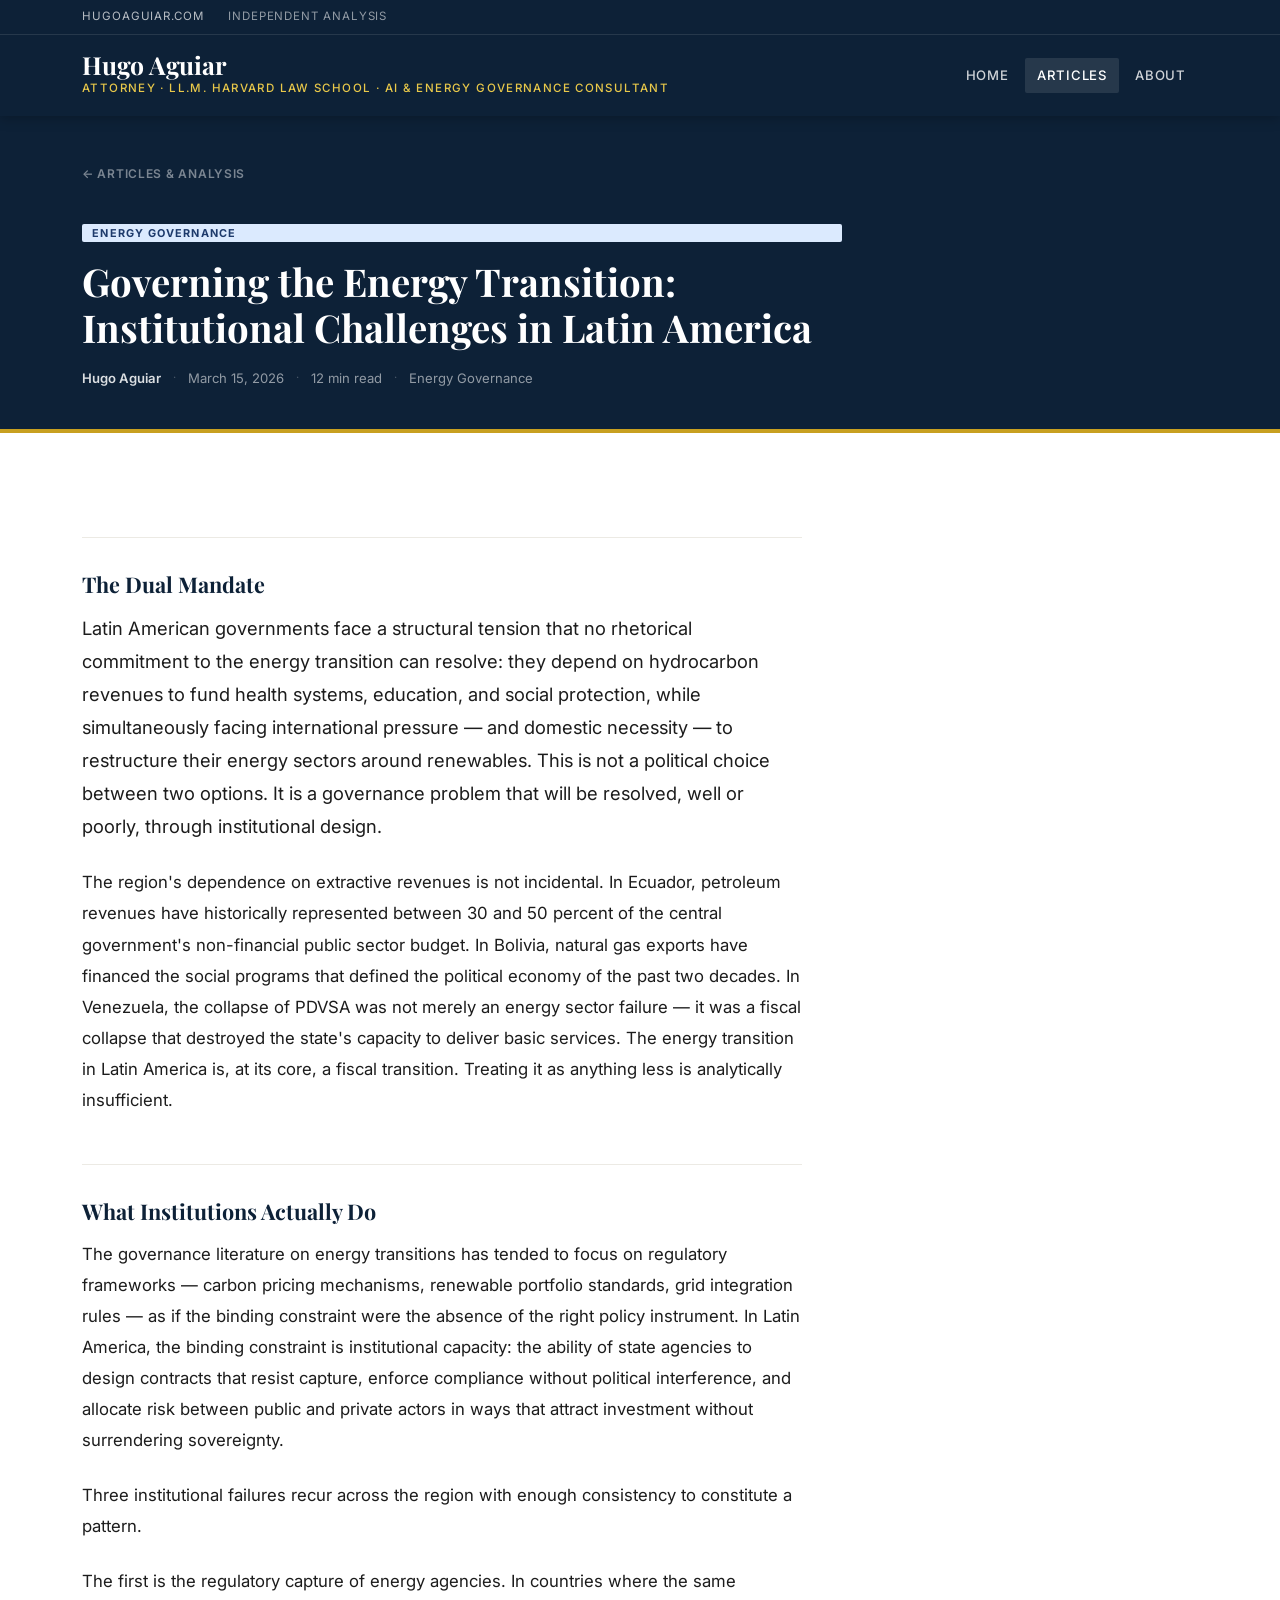
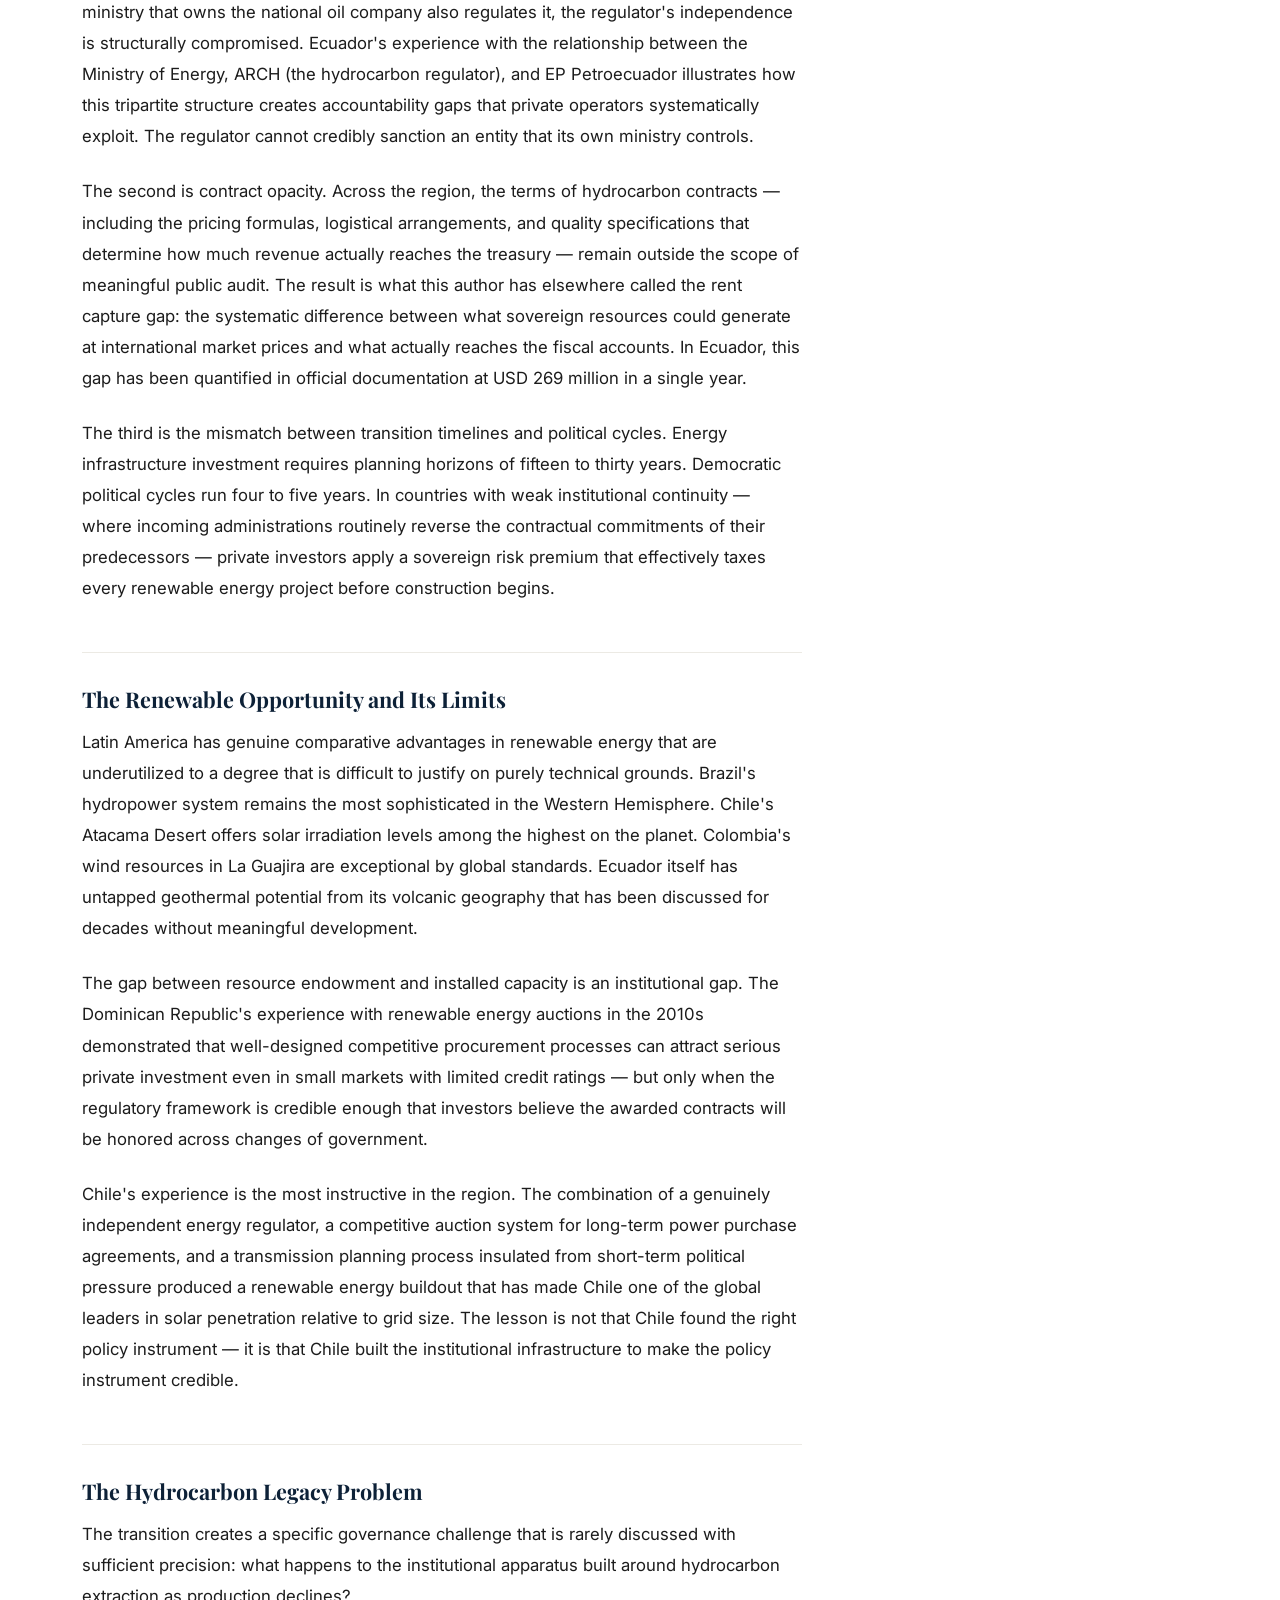
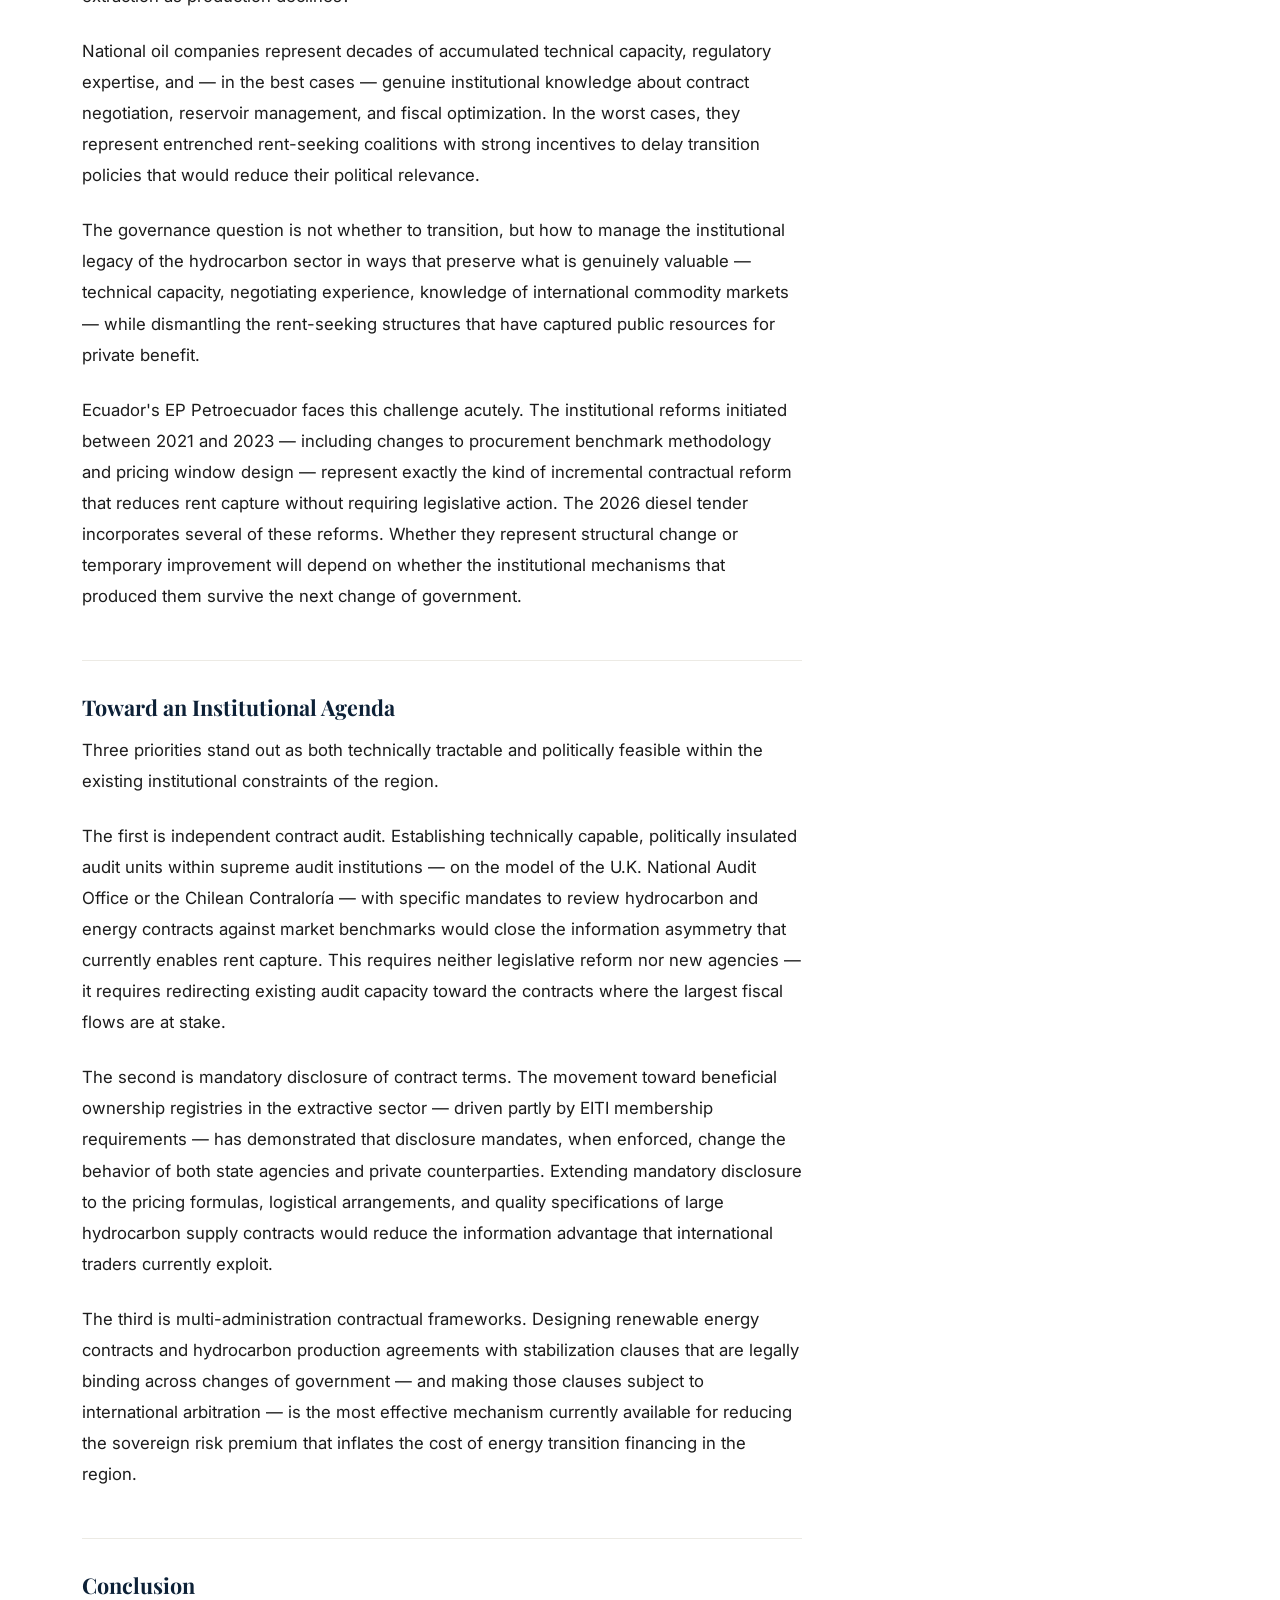
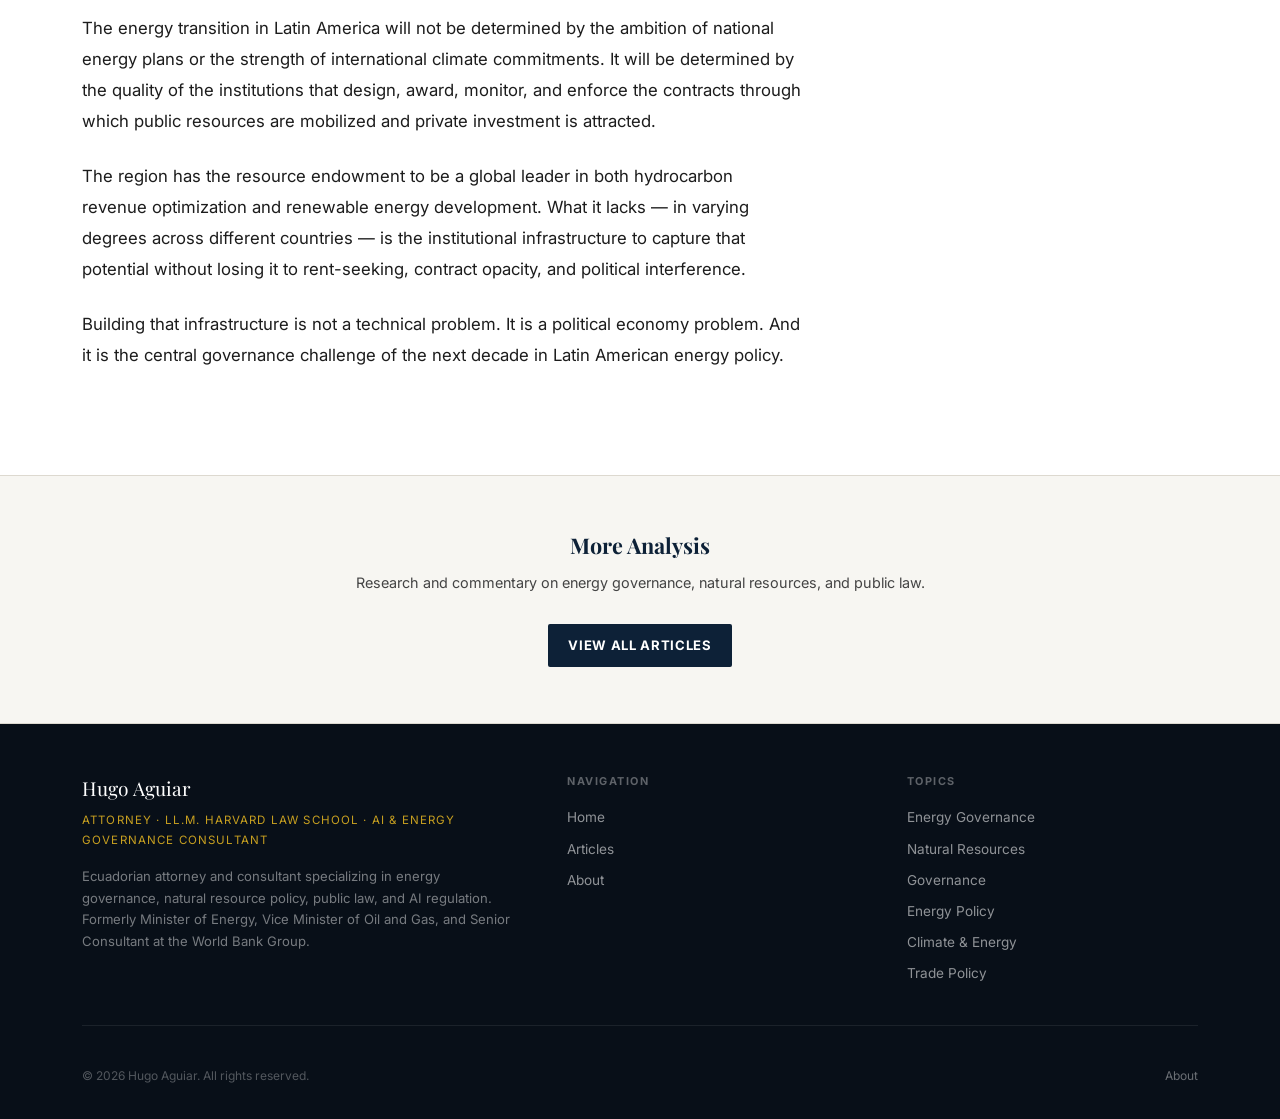
<file: article-energy-transition.html>
<!DOCTYPE html>
<html lang="en">
<head>
  <meta charset="UTF-8">
  <meta name="viewport" content="width=device-width, initial-scale=1.0">
  <meta name="description" content="Latin American governments face a structural tension between hydrocarbon fiscal dependence and energy transition imperatives. Hugo Aguiar examines the institutional design failures that determine whether the region can navigate this challenge.">
  <meta name="author" content="Hugo Aguiar">
  <meta name="google-site-verification" content="w9AkcHdSuzBK-Ylo1oLI4u4jG3CRWiZoHXem0gducuA" />

  <title>Governing the Energy Transition: Institutional Challenges in Latin America — Hugo Aguiar</title>

  <!-- Fonts -->
  <link rel="preconnect" href="https://fonts.googleapis.com">
  <link rel="preconnect" href="https://fonts.gstatic.com" crossorigin>
  <link href="https://fonts.googleapis.com/css2?family=Playfair+Display:ital,wght@0,400;0,700;1,400&family=Inter:wght@400;500;600;700&display=swap" rel="stylesheet">

  <link rel="stylesheet" href="css/style.css">

  <style>
    .article-body-inner h2 {
      font-family: var(--font-serif);
      font-size: 1.35rem;
      font-weight: 700;
      color: var(--navy);
      margin-top: 3rem;
      margin-bottom: 0.85rem;
      padding-top: 2rem;
      border-top: 1px solid var(--border-light);
      line-height: 1.3;
    }
  </style>
</head>
<body>

  <a href="#main-content" class="skip-link">Skip to main content</a>

  <!-- ======================================================
       HEADER
       ====================================================== -->
  <header class="site-header" role="banner">

    <div class="header-topbar">
      <div class="container">
        <div class="topbar-left">
          <span class="topbar-domain">hugoaguiar.com</span>
          <span>Independent Analysis</span>
        </div>
      </div>
    </div>

    <div class="header-main">
      <div class="container">
        <div class="site-branding">
          <a href="index.html" class="site-name">Hugo Aguiar</a>
          <span class="site-tagline">Attorney · LL.M. Harvard Law School · AI &amp; Energy Governance Consultant</span>
        </div>

        <button class="menu-toggle" aria-label="Open menu" aria-expanded="false">
          <span></span><span></span><span></span>
        </button>

        <nav class="main-nav" role="navigation" aria-label="Main navigation">
          <a href="index.html">Home</a>
          <a href="articles.html" class="active" aria-current="page">Articles</a>
          <a href="about.html">About</a>
        </nav>
      </div>
    </div>

  </header>

  <!-- ======================================================
       ARTICLE HEADER
       ====================================================== -->
  <div class="article-page-header">
    <div class="container">
      <div class="article-page-header-inner">

        <a href="articles.html" class="article-back">
          ← Articles &amp; Analysis
        </a>

        <span class="cat-badge cat-energy">Energy Governance</span>

        <h1 class="article-page-title">
          Governing the Energy Transition: Institutional Challenges in Latin America
        </h1>

        <div class="article-page-meta">
          <span class="meta-author">Hugo Aguiar</span>
          <span class="meta-sep">·</span>
          <span>March 15, 2026</span>
          <span class="meta-sep">·</span>
          <span>12 min read</span>
          <span class="meta-sep">·</span>
          <span>Energy Governance</span>
        </div>

      </div>
    </div>
  </div>

  <!-- ======================================================
       ARTICLE BODY
       ====================================================== -->
  <main id="main-content">
    <section class="article-body-section">
      <div class="container">
        <div class="article-body-inner">

          <h2>The Dual Mandate</h2>

          <p class="article-lead">
            Latin American governments face a structural tension that no rhetorical commitment to the energy transition can resolve: they depend on hydrocarbon revenues to fund health systems, education, and social protection, while simultaneously facing international pressure — and domestic necessity — to restructure their energy sectors around renewables. This is not a political choice between two options. It is a governance problem that will be resolved, well or poorly, through institutional design.
          </p>

          <p>
            The region's dependence on extractive revenues is not incidental. In Ecuador, petroleum revenues have historically represented between 30 and 50 percent of the central government's non-financial public sector budget. In Bolivia, natural gas exports have financed the social programs that defined the political economy of the past two decades. In Venezuela, the collapse of PDVSA was not merely an energy sector failure — it was a fiscal collapse that destroyed the state's capacity to deliver basic services. The energy transition in Latin America is, at its core, a fiscal transition. Treating it as anything less is analytically insufficient.
          </p>

          <h2>What Institutions Actually Do</h2>

          <p>
            The governance literature on energy transitions has tended to focus on regulatory frameworks — carbon pricing mechanisms, renewable portfolio standards, grid integration rules — as if the binding constraint were the absence of the right policy instrument. In Latin America, the binding constraint is institutional capacity: the ability of state agencies to design contracts that resist capture, enforce compliance without political interference, and allocate risk between public and private actors in ways that attract investment without surrendering sovereignty.
          </p>

          <p>
            Three institutional failures recur across the region with enough consistency to constitute a pattern.
          </p>

          <p>
            The first is the regulatory capture of energy agencies. In countries where the same ministry that owns the national oil company also regulates it, the regulator's independence is structurally compromised. Ecuador's experience with the relationship between the Ministry of Energy, ARCH (the hydrocarbon regulator), and EP Petroecuador illustrates how this tripartite structure creates accountability gaps that private operators systematically exploit. The regulator cannot credibly sanction an entity that its own ministry controls.
          </p>

          <p>
            The second is contract opacity. Across the region, the terms of hydrocarbon contracts — including the pricing formulas, logistical arrangements, and quality specifications that determine how much revenue actually reaches the treasury — remain outside the scope of meaningful public audit. The result is what this author has elsewhere called the rent capture gap: the systematic difference between what sovereign resources could generate at international market prices and what actually reaches the fiscal accounts. In Ecuador, this gap has been quantified in official documentation at USD 269 million in a single year.
          </p>

          <p>
            The third is the mismatch between transition timelines and political cycles. Energy infrastructure investment requires planning horizons of fifteen to thirty years. Democratic political cycles run four to five years. In countries with weak institutional continuity — where incoming administrations routinely reverse the contractual commitments of their predecessors — private investors apply a sovereign risk premium that effectively taxes every renewable energy project before construction begins.
          </p>

          <h2>The Renewable Opportunity and Its Limits</h2>

          <p>
            Latin America has genuine comparative advantages in renewable energy that are underutilized to a degree that is difficult to justify on purely technical grounds. Brazil's hydropower system remains the most sophisticated in the Western Hemisphere. Chile's Atacama Desert offers solar irradiation levels among the highest on the planet. Colombia's wind resources in La Guajira are exceptional by global standards. Ecuador itself has untapped geothermal potential from its volcanic geography that has been discussed for decades without meaningful development.
          </p>

          <p>
            The gap between resource endowment and installed capacity is an institutional gap. The Dominican Republic's experience with renewable energy auctions in the 2010s demonstrated that well-designed competitive procurement processes can attract serious private investment even in small markets with limited credit ratings — but only when the regulatory framework is credible enough that investors believe the awarded contracts will be honored across changes of government.
          </p>

          <p>
            Chile's experience is the most instructive in the region. The combination of a genuinely independent energy regulator, a competitive auction system for long-term power purchase agreements, and a transmission planning process insulated from short-term political pressure produced a renewable energy buildout that has made Chile one of the global leaders in solar penetration relative to grid size. The lesson is not that Chile found the right policy instrument — it is that Chile built the institutional infrastructure to make the policy instrument credible.
          </p>

          <h2>The Hydrocarbon Legacy Problem</h2>

          <p>
            The transition creates a specific governance challenge that is rarely discussed with sufficient precision: what happens to the institutional apparatus built around hydrocarbon extraction as production declines?
          </p>

          <p>
            National oil companies represent decades of accumulated technical capacity, regulatory expertise, and — in the best cases — genuine institutional knowledge about contract negotiation, reservoir management, and fiscal optimization. In the worst cases, they represent entrenched rent-seeking coalitions with strong incentives to delay transition policies that would reduce their political relevance.
          </p>

          <p>
            The governance question is not whether to transition, but how to manage the institutional legacy of the hydrocarbon sector in ways that preserve what is genuinely valuable — technical capacity, negotiating experience, knowledge of international commodity markets — while dismantling the rent-seeking structures that have captured public resources for private benefit.
          </p>

          <p>
            Ecuador's EP Petroecuador faces this challenge acutely. The institutional reforms initiated between 2021 and 2023 — including changes to procurement benchmark methodology and pricing window design — represent exactly the kind of incremental contractual reform that reduces rent capture without requiring legislative action. The 2026 diesel tender incorporates several of these reforms. Whether they represent structural change or temporary improvement will depend on whether the institutional mechanisms that produced them survive the next change of government.
          </p>

          <h2>Toward an Institutional Agenda</h2>

          <p>
            Three priorities stand out as both technically tractable and politically feasible within the existing institutional constraints of the region.
          </p>

          <p>
            The first is independent contract audit. Establishing technically capable, politically insulated audit units within supreme audit institutions — on the model of the U.K. National Audit Office or the Chilean Contraloría — with specific mandates to review hydrocarbon and energy contracts against market benchmarks would close the information asymmetry that currently enables rent capture. This requires neither legislative reform nor new agencies — it requires redirecting existing audit capacity toward the contracts where the largest fiscal flows are at stake.
          </p>

          <p>
            The second is mandatory disclosure of contract terms. The movement toward beneficial ownership registries in the extractive sector — driven partly by EITI membership requirements — has demonstrated that disclosure mandates, when enforced, change the behavior of both state agencies and private counterparties. Extending mandatory disclosure to the pricing formulas, logistical arrangements, and quality specifications of large hydrocarbon supply contracts would reduce the information advantage that international traders currently exploit.
          </p>

          <p>
            The third is multi-administration contractual frameworks. Designing renewable energy contracts and hydrocarbon production agreements with stabilization clauses that are legally binding across changes of government — and making those clauses subject to international arbitration — is the most effective mechanism currently available for reducing the sovereign risk premium that inflates the cost of energy transition financing in the region.
          </p>

          <h2>Conclusion</h2>

          <p>
            The energy transition in Latin America will not be determined by the ambition of national energy plans or the strength of international climate commitments. It will be determined by the quality of the institutions that design, award, monitor, and enforce the contracts through which public resources are mobilized and private investment is attracted.
          </p>

          <p>
            The region has the resource endowment to be a global leader in both hydrocarbon revenue optimization and renewable energy development. What it lacks — in varying degrees across different countries — is the institutional infrastructure to capture that potential without losing it to rent-seeking, contract opacity, and political interference.
          </p>

          <p>
            Building that infrastructure is not a technical problem. It is a political economy problem. And it is the central governance challenge of the next decade in Latin American energy policy.
          </p>

        </div>
      </div>
    </section>

    <!-- More articles -->
    <section class="cta-section" aria-label="More analysis">
      <div class="container">
        <div class="cta-inner">
          <h2 style="font-size:1.35rem;">More Analysis</h2>
          <p>Research and commentary on energy governance, natural resources, and public law.</p>
          <a href="articles.html" class="cta-submit" style="display:inline-block; text-decoration:none; margin-top:0.25rem;">View All Articles</a>
        </div>
      </div>
    </section>

  </main>

  <!-- ======================================================
       FOOTER
       ====================================================== -->
  <footer class="site-footer" role="contentinfo">
    <div class="container">
      <div class="footer-grid">

        <div>
          <div class="footer-brand-name">Hugo Aguiar</div>
          <div class="footer-brand-tagline">Attorney · LL.M. Harvard Law School · AI &amp; Energy Governance Consultant</div>
          <p class="footer-brand-desc">
            Ecuadorian attorney and consultant specializing in energy governance, natural resource policy, public law, and AI regulation. Formerly Minister of Energy, Vice Minister of Oil and Gas, and Senior Consultant at the World Bank Group.
          </p>
        </div>

        <div>
          <div class="footer-col-title">Navigation</div>
          <nav class="footer-links" aria-label="Footer navigation">
            <a href="index.html">Home</a>
            <a href="articles.html">Articles</a>
            <a href="about.html">About</a>
          </nav>
        </div>

        <div>
          <div class="footer-col-title">Topics</div>
          <nav class="footer-links" aria-label="Topic links">
            <a href="articles.html">Energy Governance</a>
            <a href="articles.html">Natural Resources</a>
            <a href="articles.html">Governance</a>
            <a href="articles.html">Energy Policy</a>
            <a href="articles.html">Climate &amp; Energy</a>
            <a href="articles.html">Trade Policy</a>
          </nav>
        </div>

      </div>

      <div class="footer-bottom">
        <span>© 2026 Hugo Aguiar. All rights reserved.</span>
        <span><a href="about.html">About</a></span>
      </div>
    </div>
  </footer>

  <script src="js/main.js"></script>
</body>
</html>
</file>
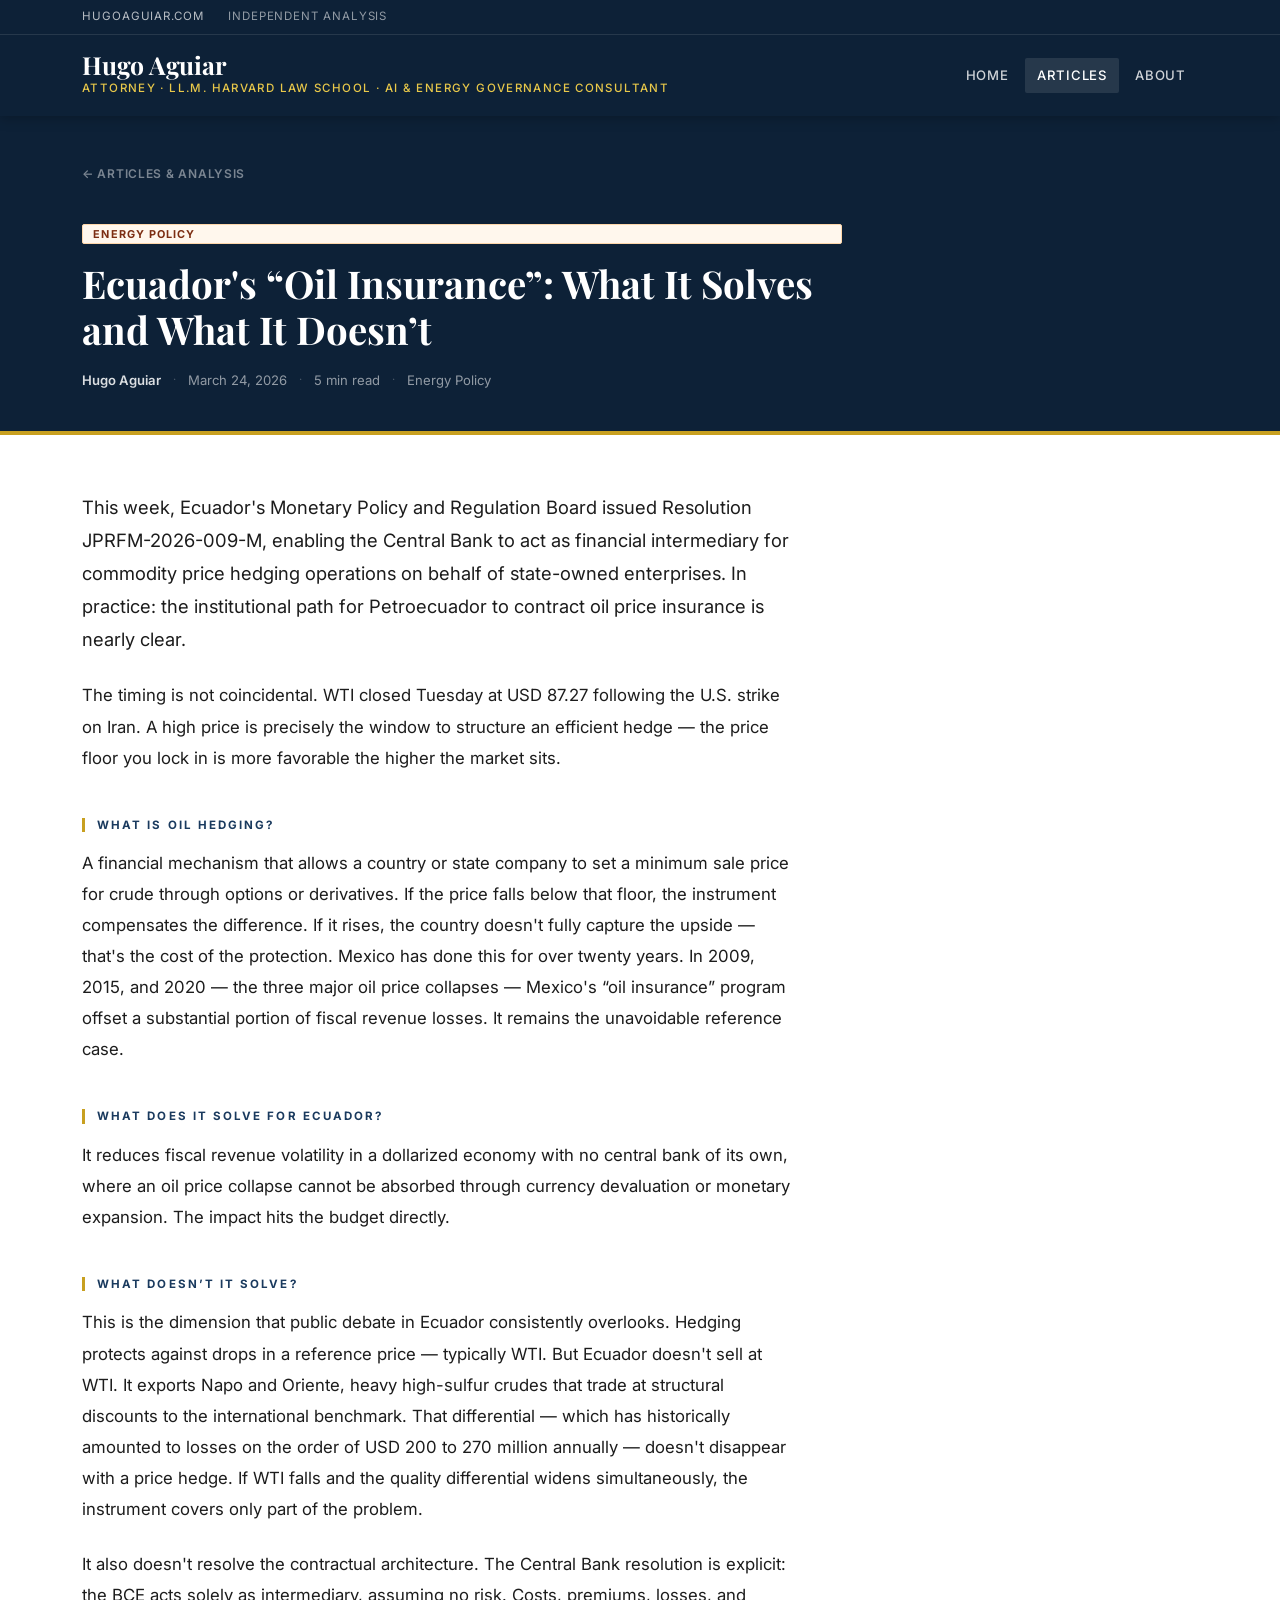
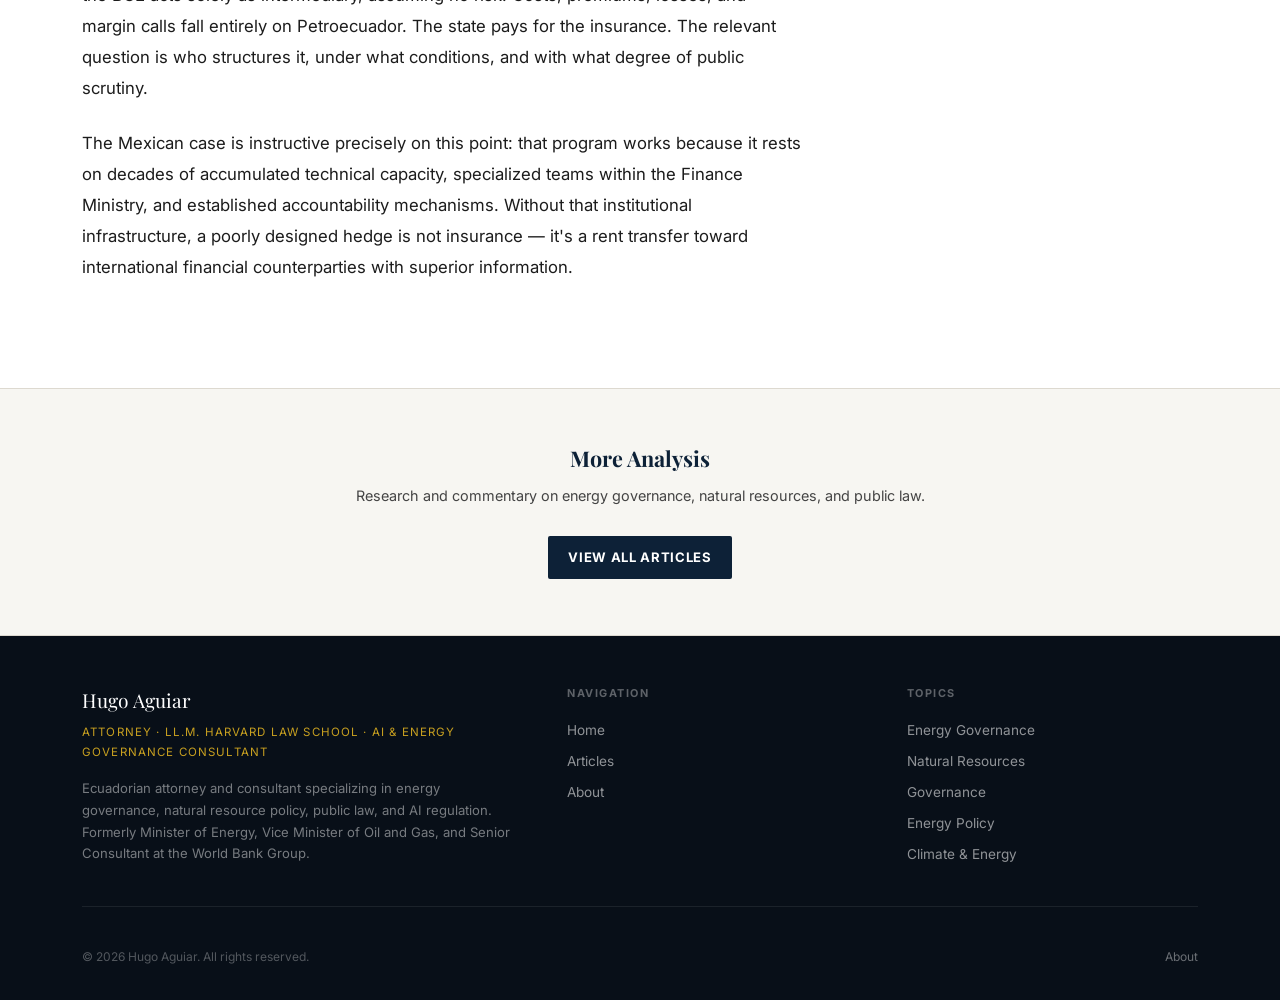
<file: article-oil-hedge.html>
<!DOCTYPE html>
<html lang="en">
<head>
  <meta charset="UTF-8">
  <meta name="viewport" content="width=device-width, initial-scale=1.0">
  <meta name="description" content="Ecuador's Monetary Policy Board has enabled Petroecuador to contract oil price insurance. Hugo Aguiar examines what the hedge solves — and what it doesn't.">
  <meta name="author" content="Hugo Aguiar">
  <meta name="google-site-verification" content="w9AkcHdSuzBK-Ylo1oLI4u4jG3CRWiZoHXem0gducuA" />

  <title>Ecuador's "Oil Insurance": What It Solves and What It Doesn't — Hugo Aguiar</title>

  <!-- Fonts -->
  <link rel="preconnect" href="https://fonts.googleapis.com">
  <link rel="preconnect" href="https://fonts.gstatic.com" crossorigin>
  <link href="https://fonts.googleapis.com/css2?family=Playfair+Display:ital,wght@0,400;0,700;1,400&family=Inter:wght@400;500;600;700&display=swap" rel="stylesheet">

  <link rel="stylesheet" href="css/style.css">
</head>
<body>

  <a href="#main-content" class="skip-link">Skip to main content</a>

  <!-- ======================================================
       HEADER
       ====================================================== -->
  <header class="site-header" role="banner">

    <div class="header-topbar">
      <div class="container">
        <div class="topbar-left">
          <span class="topbar-domain">hugoaguiar.com</span>
          <span>Independent Analysis</span>
        </div>
      </div>
    </div>

    <div class="header-main">
      <div class="container">
        <div class="site-branding">
          <a href="index.html" class="site-name">Hugo Aguiar</a>
          <span class="site-tagline">Attorney · LL.M. Harvard Law School · AI &amp; Energy Governance Consultant</span>
        </div>

        <button class="menu-toggle" aria-label="Open menu" aria-expanded="false">
          <span></span><span></span><span></span>
        </button>

        <nav class="main-nav" role="navigation" aria-label="Main navigation">
          <a href="index.html">Home</a>
          <a href="articles.html" class="active" aria-current="page">Articles</a>
          <a href="about.html">About</a>
        </nav>
      </div>
    </div>

  </header>

  <!-- ======================================================
       ARTICLE HEADER
       ====================================================== -->
  <div class="article-page-header">
    <div class="container">
      <div class="article-page-header-inner">

        <a href="articles.html" class="article-back">
          ← Articles &amp; Analysis
        </a>

        <span class="cat-badge cat-policy">Energy Policy</span>

        <h1 class="article-page-title">
          Ecuador's &#8220;Oil Insurance&#8221;: What It Solves and What It Doesn&#8217;t
        </h1>

        <div class="article-page-meta">
          <span class="meta-author">Hugo Aguiar</span>
          <span class="meta-sep">·</span>
          <span>March 24, 2026</span>
          <span class="meta-sep">·</span>
          <span>5 min read</span>
          <span class="meta-sep">·</span>
          <span>Energy Policy</span>
        </div>

      </div>
    </div>
  </div>

  <!-- ======================================================
       ARTICLE BODY
       ====================================================== -->
  <main id="main-content">
    <section class="article-body-section">
      <div class="container">
        <div class="article-body-inner">

          <p class="article-lead">
            This week, Ecuador's Monetary Policy and Regulation Board issued Resolution JPRFM-2026-009-M, enabling the Central Bank to act as financial intermediary for commodity price hedging operations on behalf of state-owned enterprises. In practice: the institutional path for Petroecuador to contract oil price insurance is nearly clear.
          </p>

          <p>
            The timing is not coincidental. WTI closed Tuesday at USD 87.27 following the U.S. strike on Iran. A high price is precisely the window to structure an efficient hedge — the price floor you lock in is more favorable the higher the market sits.
          </p>

          <h2 class="article-section-heading">What Is Oil Hedging?</h2>

          <p>
            A financial mechanism that allows a country or state company to set a minimum sale price for crude through options or derivatives. If the price falls below that floor, the instrument compensates the difference. If it rises, the country doesn't fully capture the upside — that's the cost of the protection. Mexico has done this for over twenty years. In 2009, 2015, and 2020 — the three major oil price collapses — Mexico's &#8220;oil insurance&#8221; program offset a substantial portion of fiscal revenue losses. It remains the unavoidable reference case.
          </p>

          <h2 class="article-section-heading">What Does It Solve for Ecuador?</h2>

          <p>
            It reduces fiscal revenue volatility in a dollarized economy with no central bank of its own, where an oil price collapse cannot be absorbed through currency devaluation or monetary expansion. The impact hits the budget directly.
          </p>

          <h2 class="article-section-heading">What Doesn&#8217;t It Solve?</h2>

          <p>
            This is the dimension that public debate in Ecuador consistently overlooks. Hedging protects against drops in a reference price — typically WTI. But Ecuador doesn't sell at WTI. It exports Napo and Oriente, heavy high-sulfur crudes that trade at structural discounts to the international benchmark. That differential — which has historically amounted to losses on the order of USD 200 to 270 million annually — doesn't disappear with a price hedge. If WTI falls and the quality differential widens simultaneously, the instrument covers only part of the problem.
          </p>

          <p>
            It also doesn't resolve the contractual architecture. The Central Bank resolution is explicit: the BCE acts solely as intermediary, assuming no risk. Costs, premiums, losses, and margin calls fall entirely on Petroecuador. The state pays for the insurance. The relevant question is who structures it, under what conditions, and with what degree of public scrutiny.
          </p>

          <p>
            The Mexican case is instructive precisely on this point: that program works because it rests on decades of accumulated technical capacity, specialized teams within the Finance Ministry, and established accountability mechanisms. Without that institutional infrastructure, a poorly designed hedge is not insurance — it's a rent transfer toward international financial counterparties with superior information.
          </p>

        </div>
      </div>
    </section>

    <!-- More articles -->
    <section class="cta-section" aria-label="More analysis">
      <div class="container">
        <div class="cta-inner">
          <h2 style="font-size:1.35rem;">More Analysis</h2>
          <p>Research and commentary on energy governance, natural resources, and public law.</p>
          <a href="articles.html" class="cta-submit" style="display:inline-block; text-decoration:none; margin-top:0.25rem;">View All Articles</a>
        </div>
      </div>
    </section>

  </main>

  <!-- ======================================================
       FOOTER
       ====================================================== -->
  <footer class="site-footer" role="contentinfo">
    <div class="container">
      <div class="footer-grid">

        <div>
          <div class="footer-brand-name">Hugo Aguiar</div>
          <div class="footer-brand-tagline">Attorney · LL.M. Harvard Law School · AI &amp; Energy Governance Consultant</div>
          <p class="footer-brand-desc">
            Ecuadorian attorney and consultant specializing in energy governance, natural resource policy, public law, and AI regulation. Formerly Minister of Energy, Vice Minister of Oil and Gas, and Senior Consultant at the World Bank Group.
          </p>
        </div>

        <div>
          <div class="footer-col-title">Navigation</div>
          <nav class="footer-links" aria-label="Footer navigation">
            <a href="index.html">Home</a>
            <a href="articles.html">Articles</a>
            <a href="about.html">About</a>
          </nav>
        </div>

        <div>
          <div class="footer-col-title">Topics</div>
          <nav class="footer-links" aria-label="Topic links">
            <a href="articles.html">Energy Governance</a>
            <a href="articles.html">Natural Resources</a>
            <a href="articles.html">Governance</a>
            <a href="articles.html">Energy Policy</a>
            <a href="articles.html">Climate &amp; Energy</a>
          </nav>
        </div>

      </div>

      <div class="footer-bottom">
        <span>© 2026 Hugo Aguiar. All rights reserved.</span>
        <span><a href="about.html">About</a></span>
      </div>
    </div>
  </footer>

  <script src="js/main.js"></script>
</body>
</html>
</file>
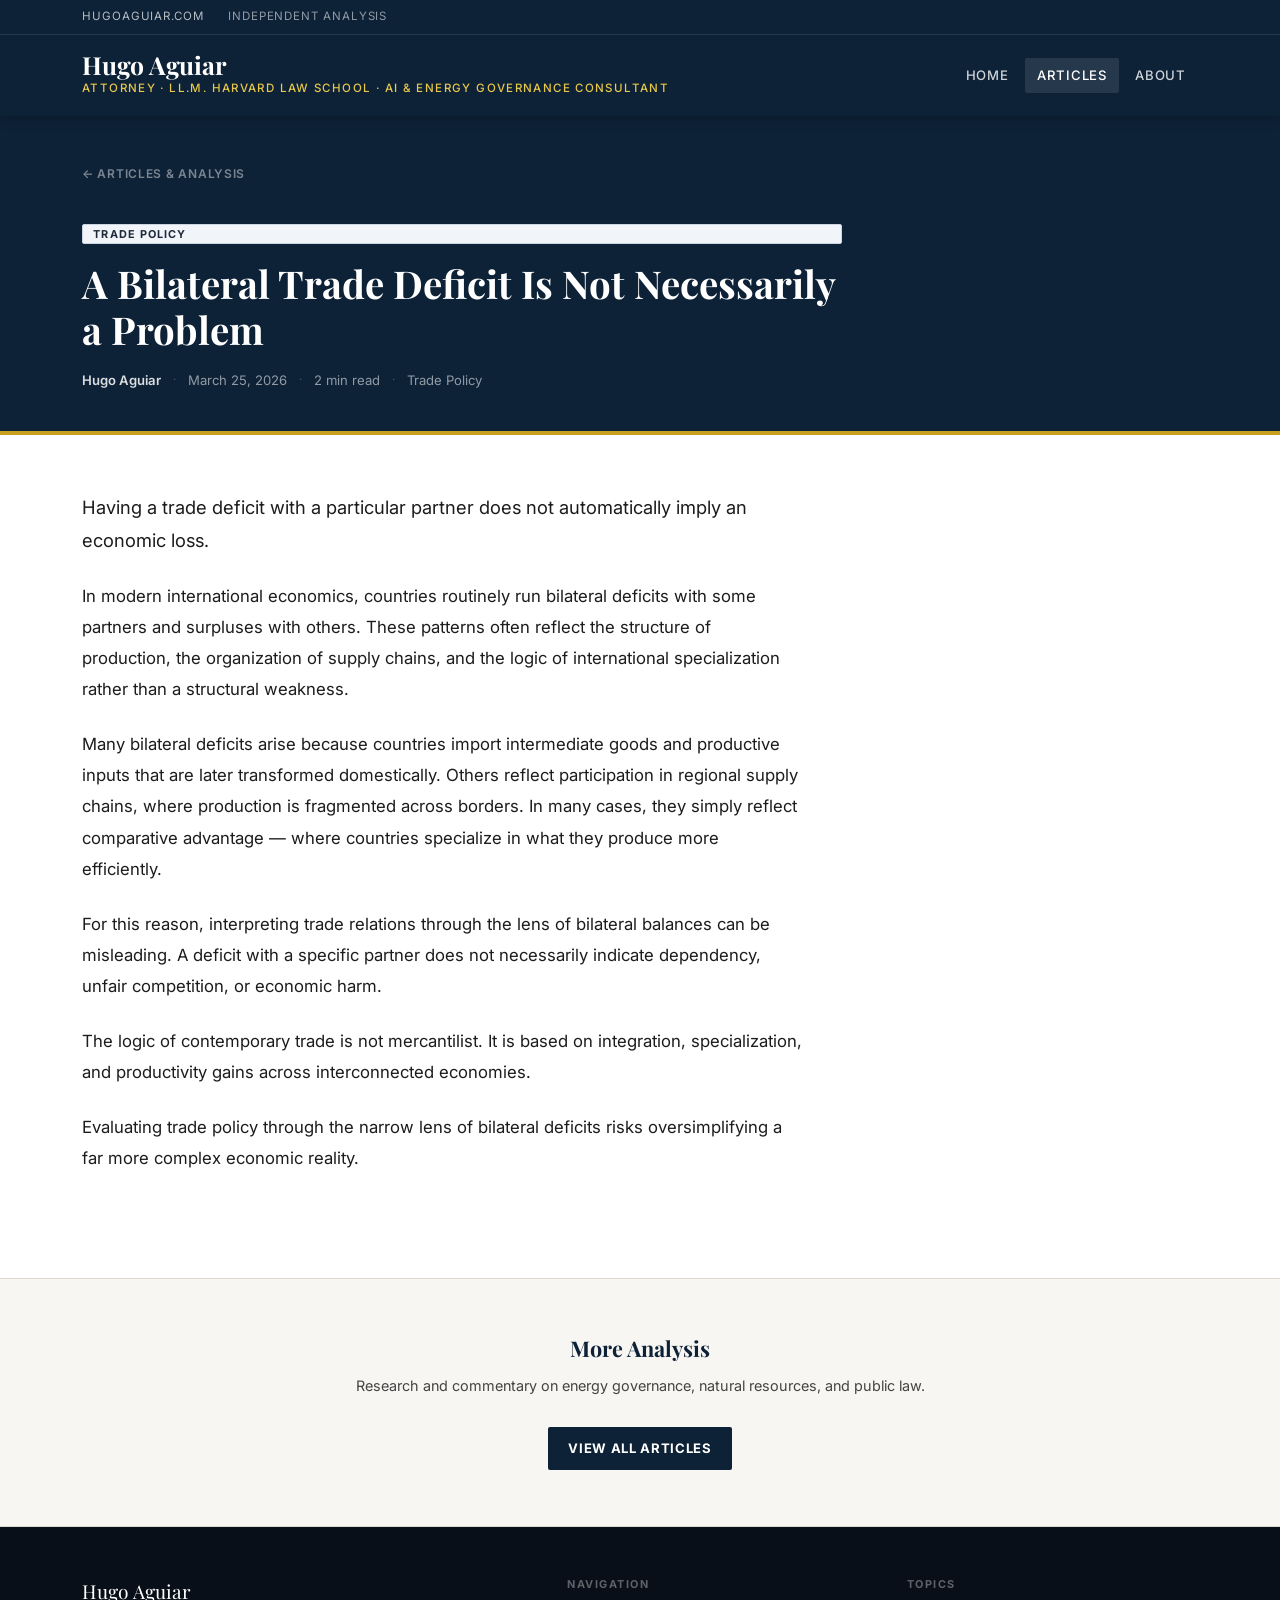
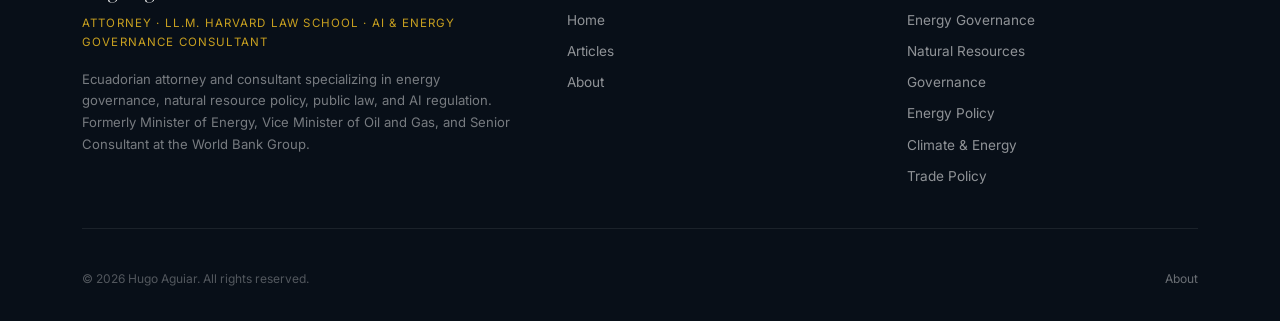
<file: article-trade-deficit.html>
<!DOCTYPE html>
<html lang="en">
<head>
  <meta charset="UTF-8">
  <meta name="viewport" content="width=device-width, initial-scale=1.0">
  <meta name="description" content="A bilateral trade deficit does not automatically imply economic loss. Hugo Aguiar explains why evaluating trade policy through bilateral balances misreads how modern economies work.">
  <meta name="author" content="Hugo Aguiar">
  <meta name="google-site-verification" content="w9AkcHdSuzBK-Ylo1oLI4u4jG3CRWiZoHXem0gducuA" />

  <title>A Bilateral Trade Deficit Is Not Necessarily a Problem — Hugo Aguiar</title>

  <!-- Fonts -->
  <link rel="preconnect" href="https://fonts.googleapis.com">
  <link rel="preconnect" href="https://fonts.gstatic.com" crossorigin>
  <link href="https://fonts.googleapis.com/css2?family=Playfair+Display:ital,wght@0,400;0,700;1,400&family=Inter:wght@400;500;600;700&display=swap" rel="stylesheet">

  <link rel="stylesheet" href="css/style.css">
</head>
<body>

  <a href="#main-content" class="skip-link">Skip to main content</a>

  <!-- ======================================================
       HEADER
       ====================================================== -->
  <header class="site-header" role="banner">

    <div class="header-topbar">
      <div class="container">
        <div class="topbar-left">
          <span class="topbar-domain">hugoaguiar.com</span>
          <span>Independent Analysis</span>
        </div>
      </div>
    </div>

    <div class="header-main">
      <div class="container">
        <div class="site-branding">
          <a href="index.html" class="site-name">Hugo Aguiar</a>
          <span class="site-tagline">Attorney · LL.M. Harvard Law School · AI &amp; Energy Governance Consultant</span>
        </div>

        <button class="menu-toggle" aria-label="Open menu" aria-expanded="false">
          <span></span><span></span><span></span>
        </button>

        <nav class="main-nav" role="navigation" aria-label="Main navigation">
          <a href="index.html">Home</a>
          <a href="articles.html" class="active" aria-current="page">Articles</a>
          <a href="about.html">About</a>
        </nav>
      </div>
    </div>

  </header>

  <!-- ======================================================
       ARTICLE HEADER
       ====================================================== -->
  <div class="article-page-header">
    <div class="container">
      <div class="article-page-header-inner">

        <a href="articles.html" class="article-back">
          ← Articles &amp; Analysis
        </a>

        <span class="cat-badge cat-trade">Trade Policy</span>

        <h1 class="article-page-title">
          A Bilateral Trade Deficit Is Not Necessarily a Problem
        </h1>

        <div class="article-page-meta">
          <span class="meta-author">Hugo Aguiar</span>
          <span class="meta-sep">·</span>
          <span>March 25, 2026</span>
          <span class="meta-sep">·</span>
          <span>2 min read</span>
          <span class="meta-sep">·</span>
          <span>Trade Policy</span>
        </div>

      </div>
    </div>
  </div>

  <!-- ======================================================
       ARTICLE BODY
       ====================================================== -->
  <main id="main-content">
    <section class="article-body-section">
      <div class="container">
        <div class="article-body-inner">

          <p class="article-lead">
            Having a trade deficit with a particular partner does not automatically imply an economic loss.
          </p>

          <p>
            In modern international economics, countries routinely run bilateral deficits with some partners and surpluses with others. These patterns often reflect the structure of production, the organization of supply chains, and the logic of international specialization rather than a structural weakness.
          </p>

          <p>
            Many bilateral deficits arise because countries import intermediate goods and productive inputs that are later transformed domestically. Others reflect participation in regional supply chains, where production is fragmented across borders. In many cases, they simply reflect comparative advantage — where countries specialize in what they produce more efficiently.
          </p>

          <p>
            For this reason, interpreting trade relations through the lens of bilateral balances can be misleading. A deficit with a specific partner does not necessarily indicate dependency, unfair competition, or economic harm.
          </p>

          <p>
            The logic of contemporary trade is not mercantilist. It is based on integration, specialization, and productivity gains across interconnected economies.
          </p>

          <p>
            Evaluating trade policy through the narrow lens of bilateral deficits risks oversimplifying a far more complex economic reality.
          </p>

        </div>
      </div>
    </section>

    <!-- More articles -->
    <section class="cta-section" aria-label="More analysis">
      <div class="container">
        <div class="cta-inner">
          <h2 style="font-size:1.35rem;">More Analysis</h2>
          <p>Research and commentary on energy governance, natural resources, and public law.</p>
          <a href="articles.html" class="cta-submit" style="display:inline-block; text-decoration:none; margin-top:0.25rem;">View All Articles</a>
        </div>
      </div>
    </section>

  </main>

  <!-- ======================================================
       FOOTER
       ====================================================== -->
  <footer class="site-footer" role="contentinfo">
    <div class="container">
      <div class="footer-grid">

        <div>
          <div class="footer-brand-name">Hugo Aguiar</div>
          <div class="footer-brand-tagline">Attorney · LL.M. Harvard Law School · AI &amp; Energy Governance Consultant</div>
          <p class="footer-brand-desc">
            Ecuadorian attorney and consultant specializing in energy governance, natural resource policy, public law, and AI regulation. Formerly Minister of Energy, Vice Minister of Oil and Gas, and Senior Consultant at the World Bank Group.
          </p>
        </div>

        <div>
          <div class="footer-col-title">Navigation</div>
          <nav class="footer-links" aria-label="Footer navigation">
            <a href="index.html">Home</a>
            <a href="articles.html">Articles</a>
            <a href="about.html">About</a>
          </nav>
        </div>

        <div>
          <div class="footer-col-title">Topics</div>
          <nav class="footer-links" aria-label="Topic links">
            <a href="articles.html">Energy Governance</a>
            <a href="articles.html">Natural Resources</a>
            <a href="articles.html">Governance</a>
            <a href="articles.html">Energy Policy</a>
            <a href="articles.html">Climate &amp; Energy</a>
            <a href="articles.html">Trade Policy</a>
          </nav>
        </div>

      </div>

      <div class="footer-bottom">
        <span>© 2026 Hugo Aguiar. All rights reserved.</span>
        <span><a href="about.html">About</a></span>
      </div>
    </div>
  </footer>

  <script src="js/main.js"></script>
</body>
</html>
</file>
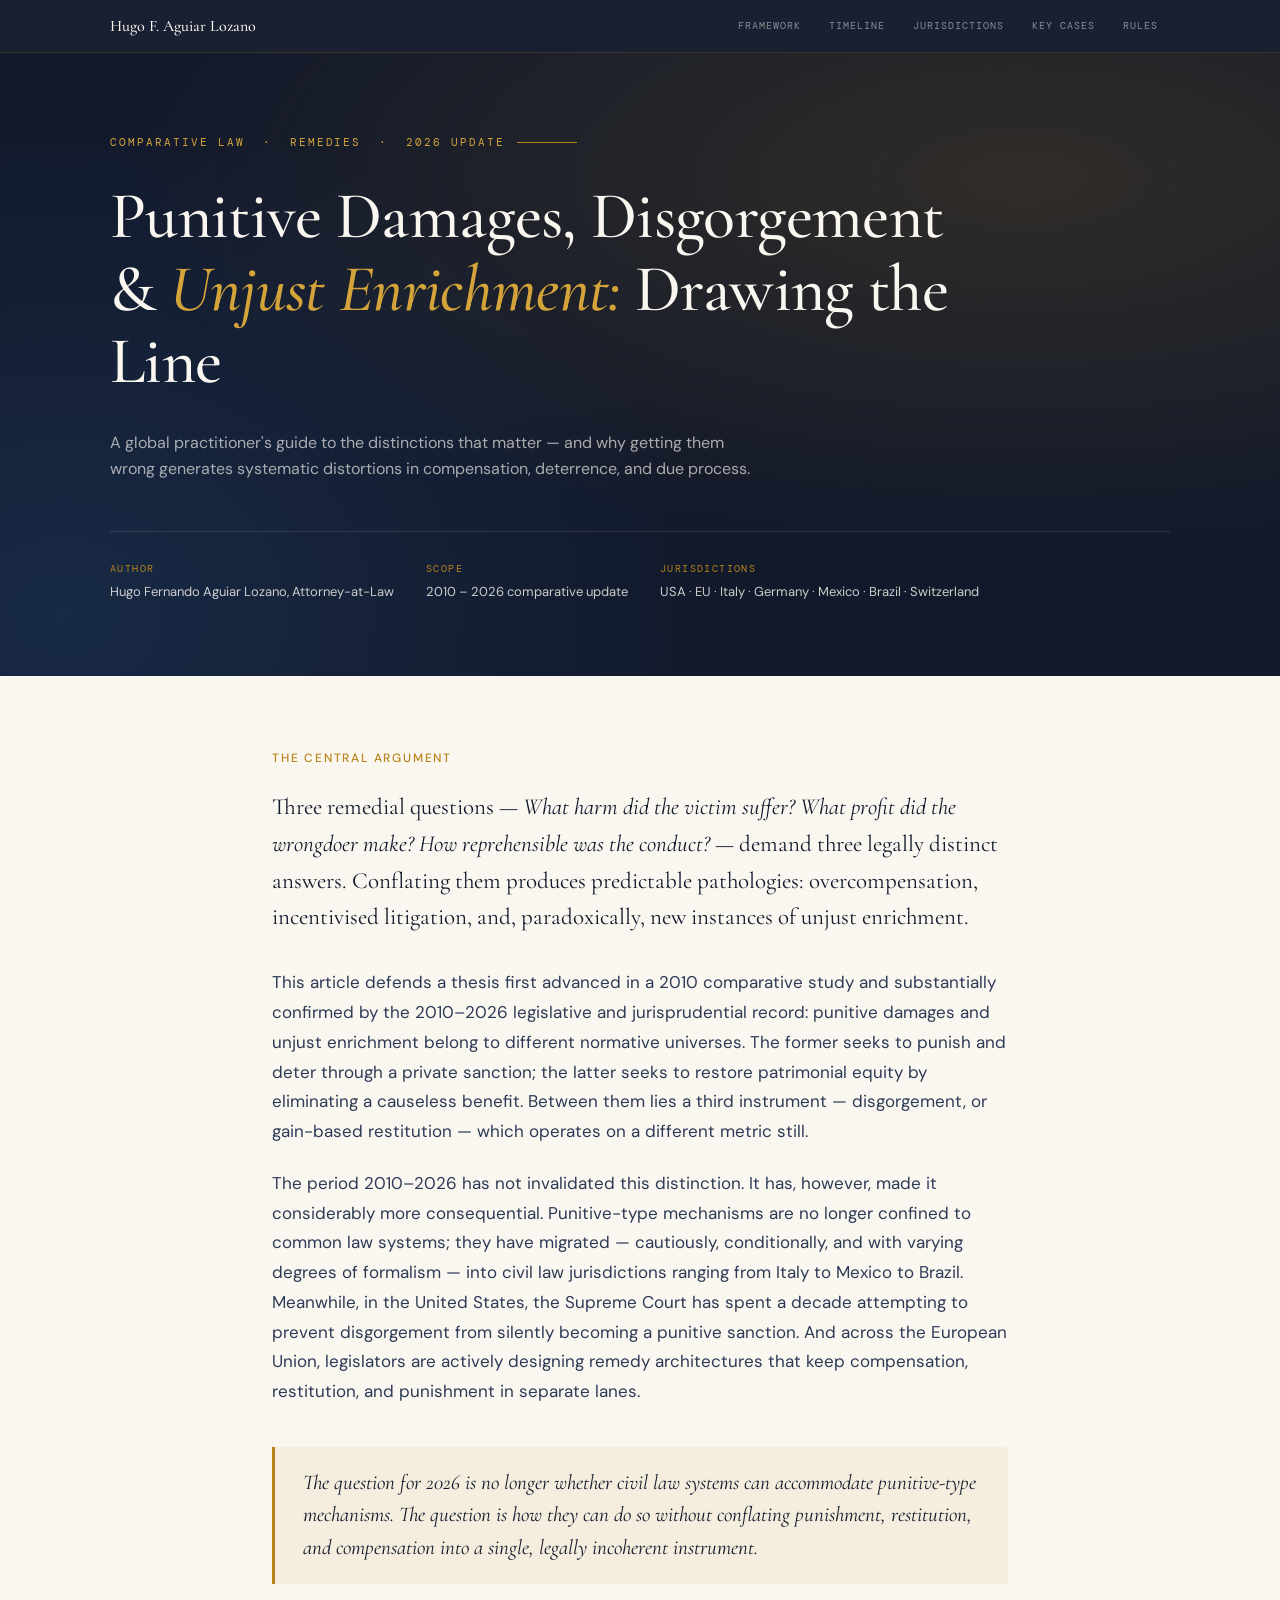
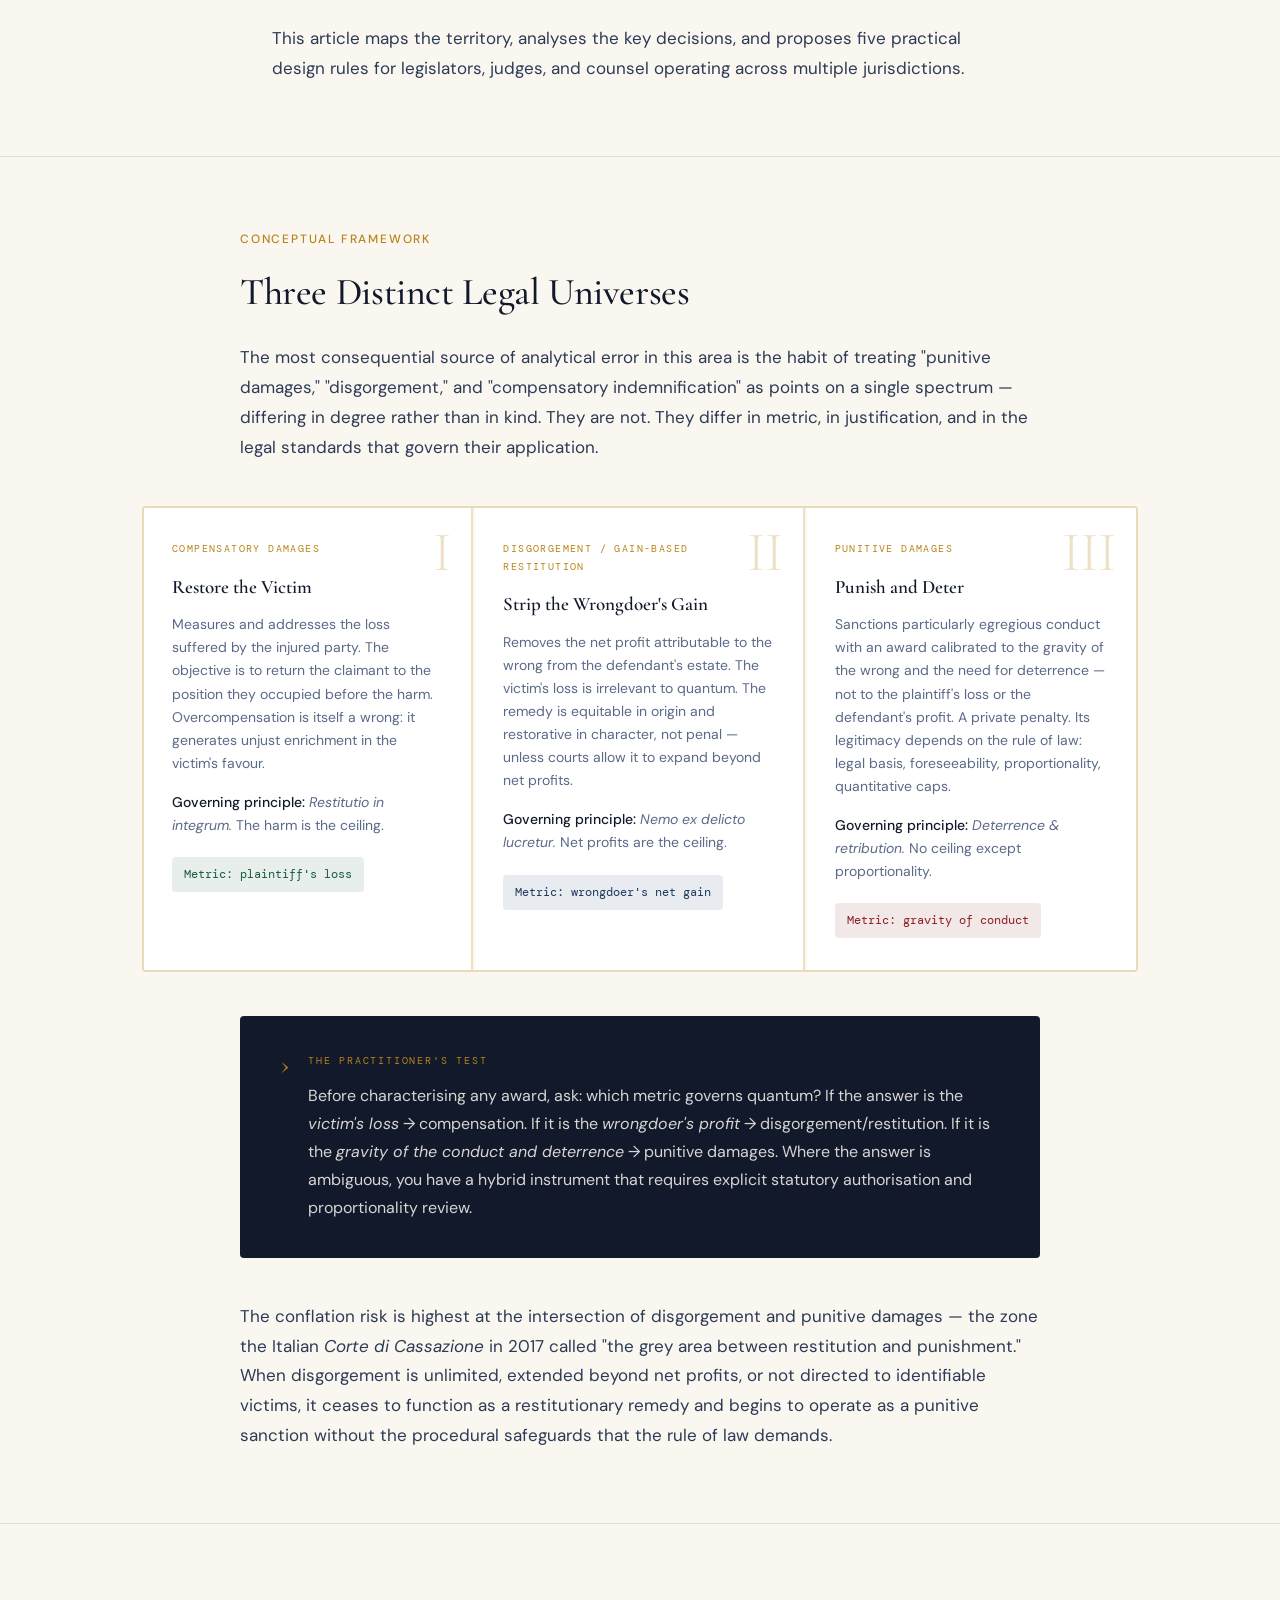
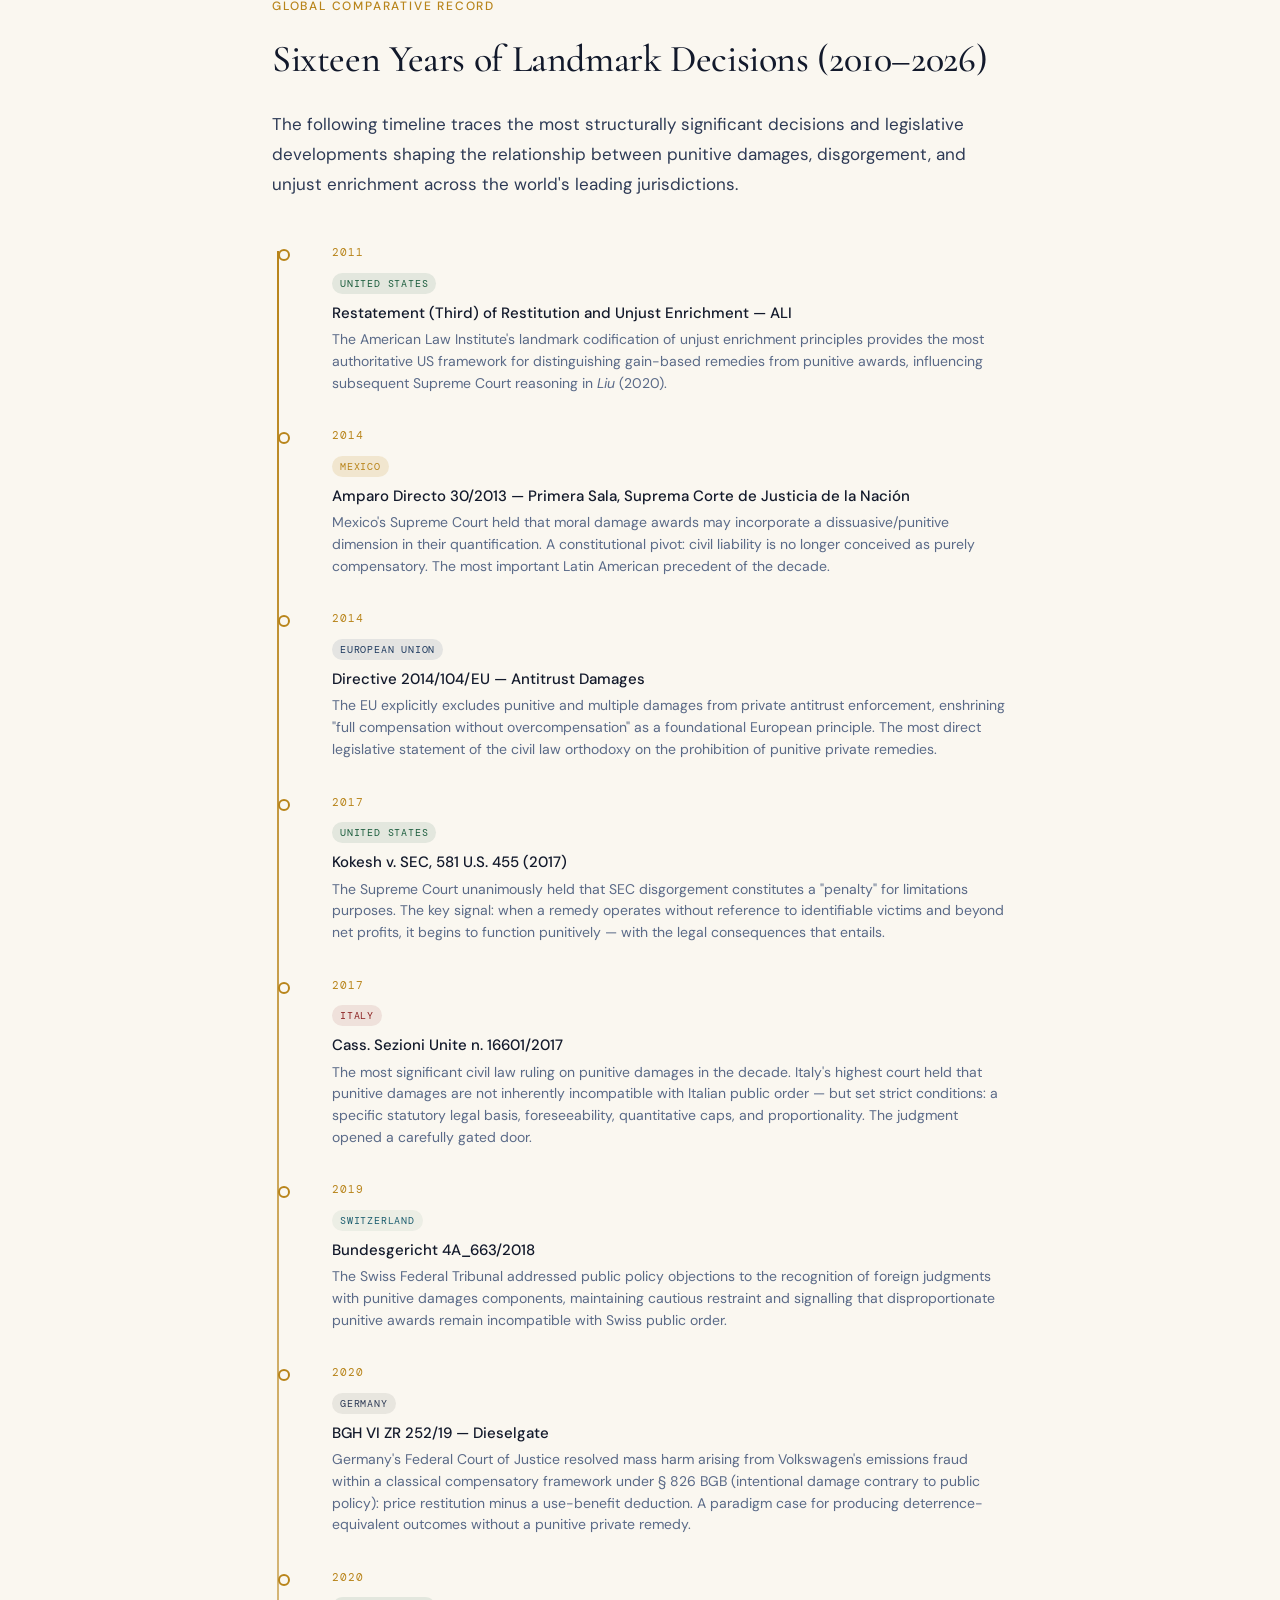
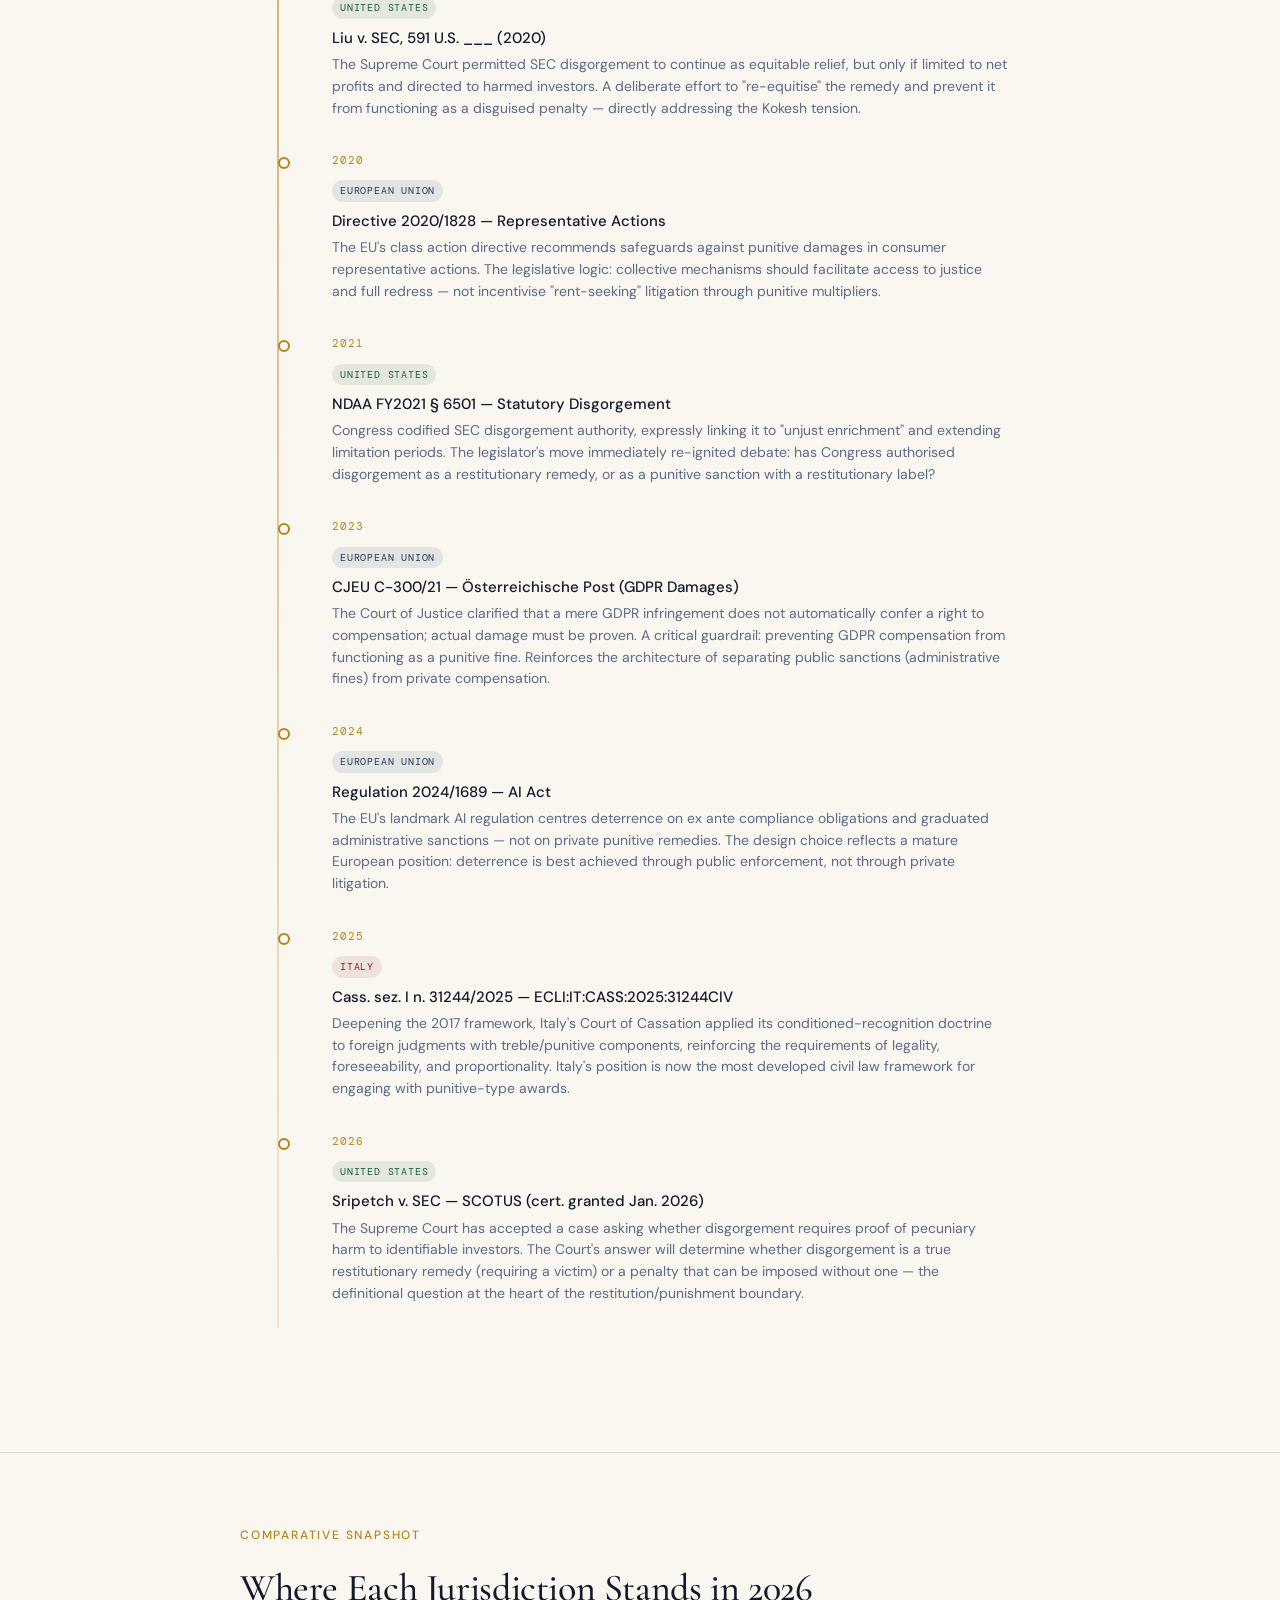
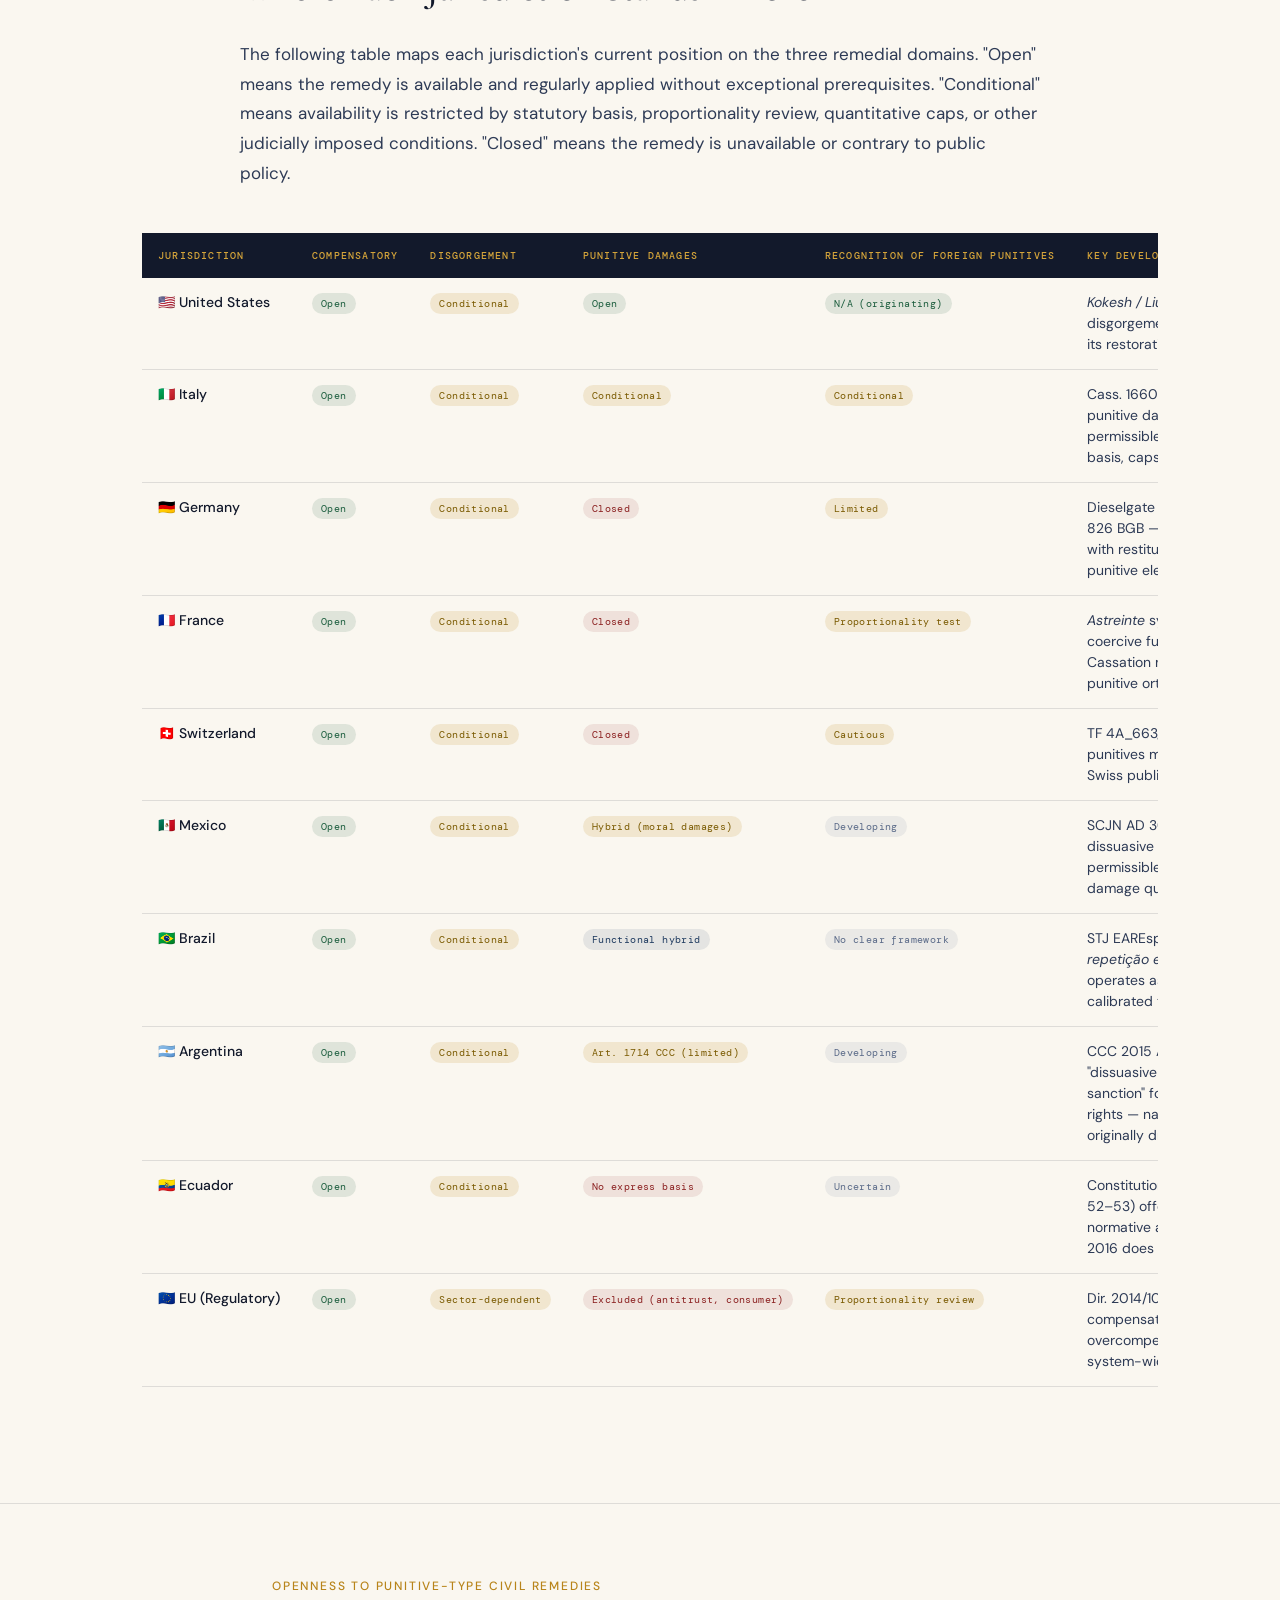
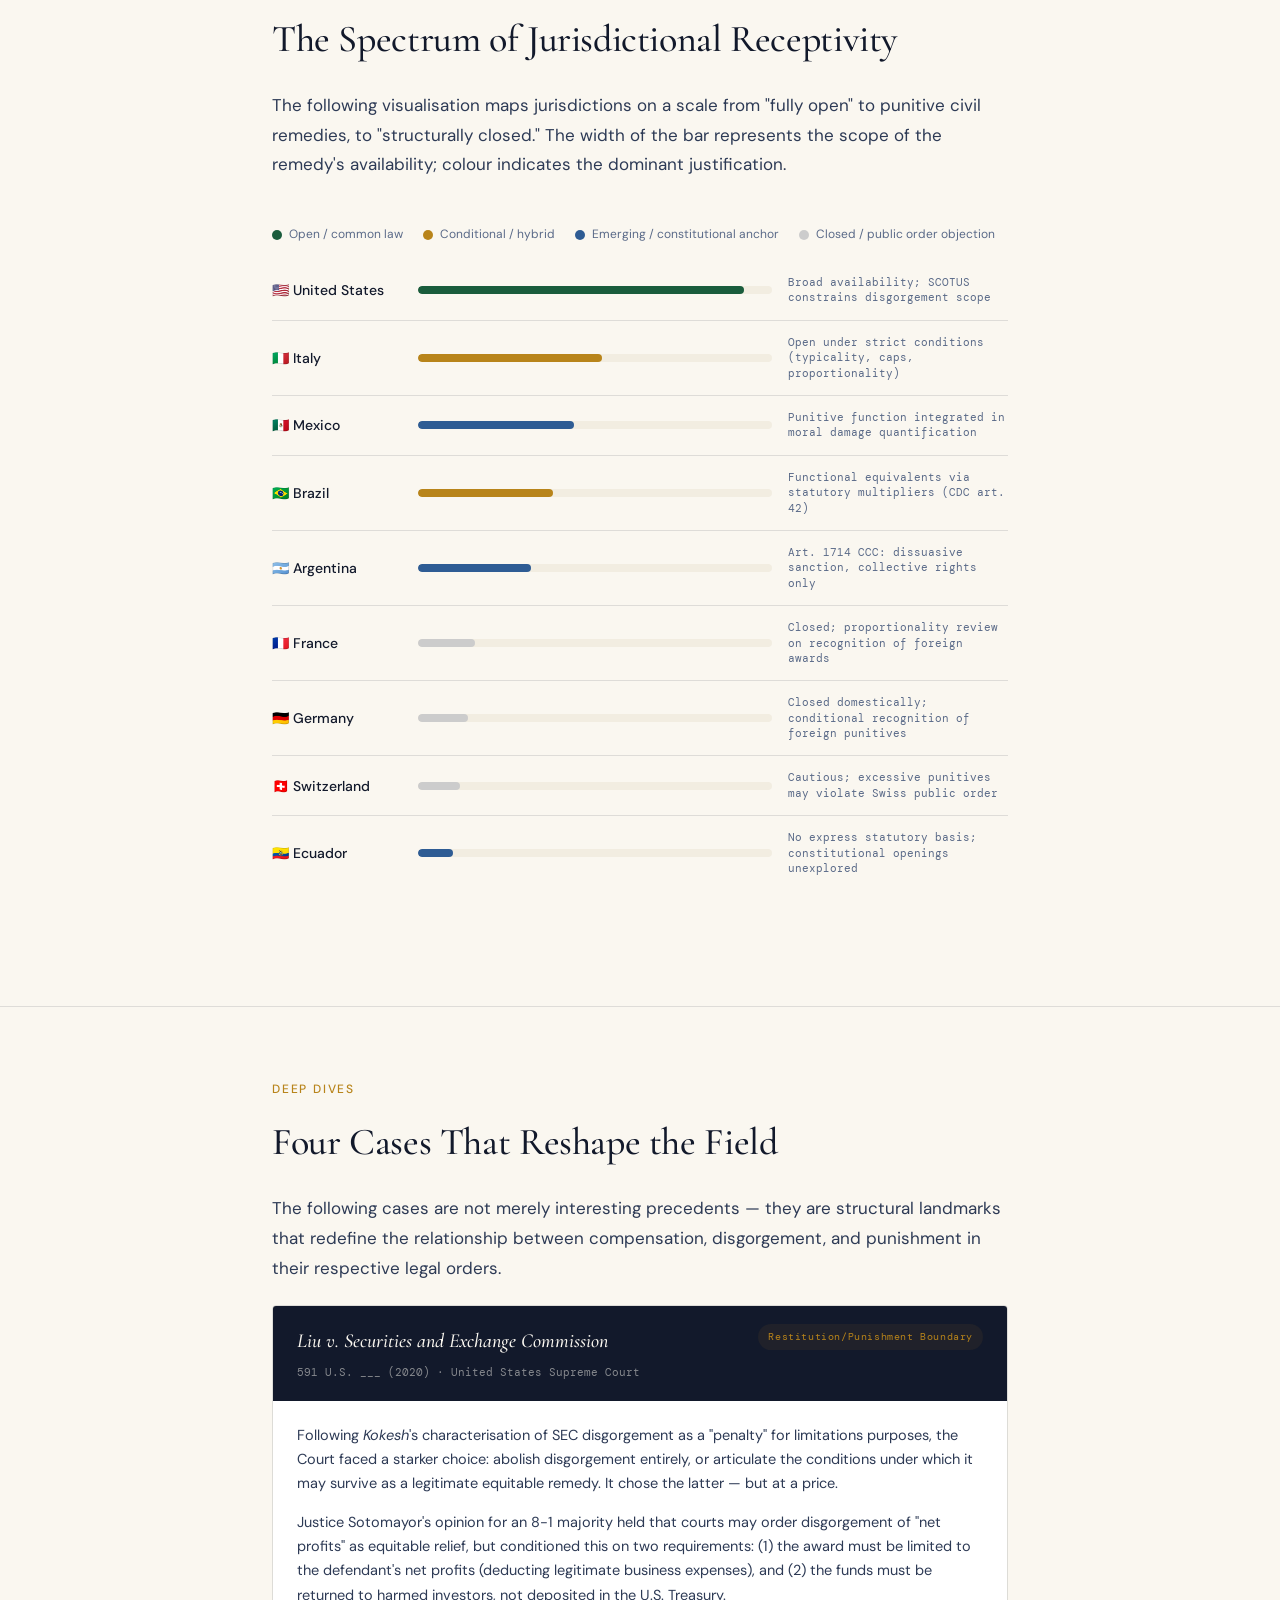
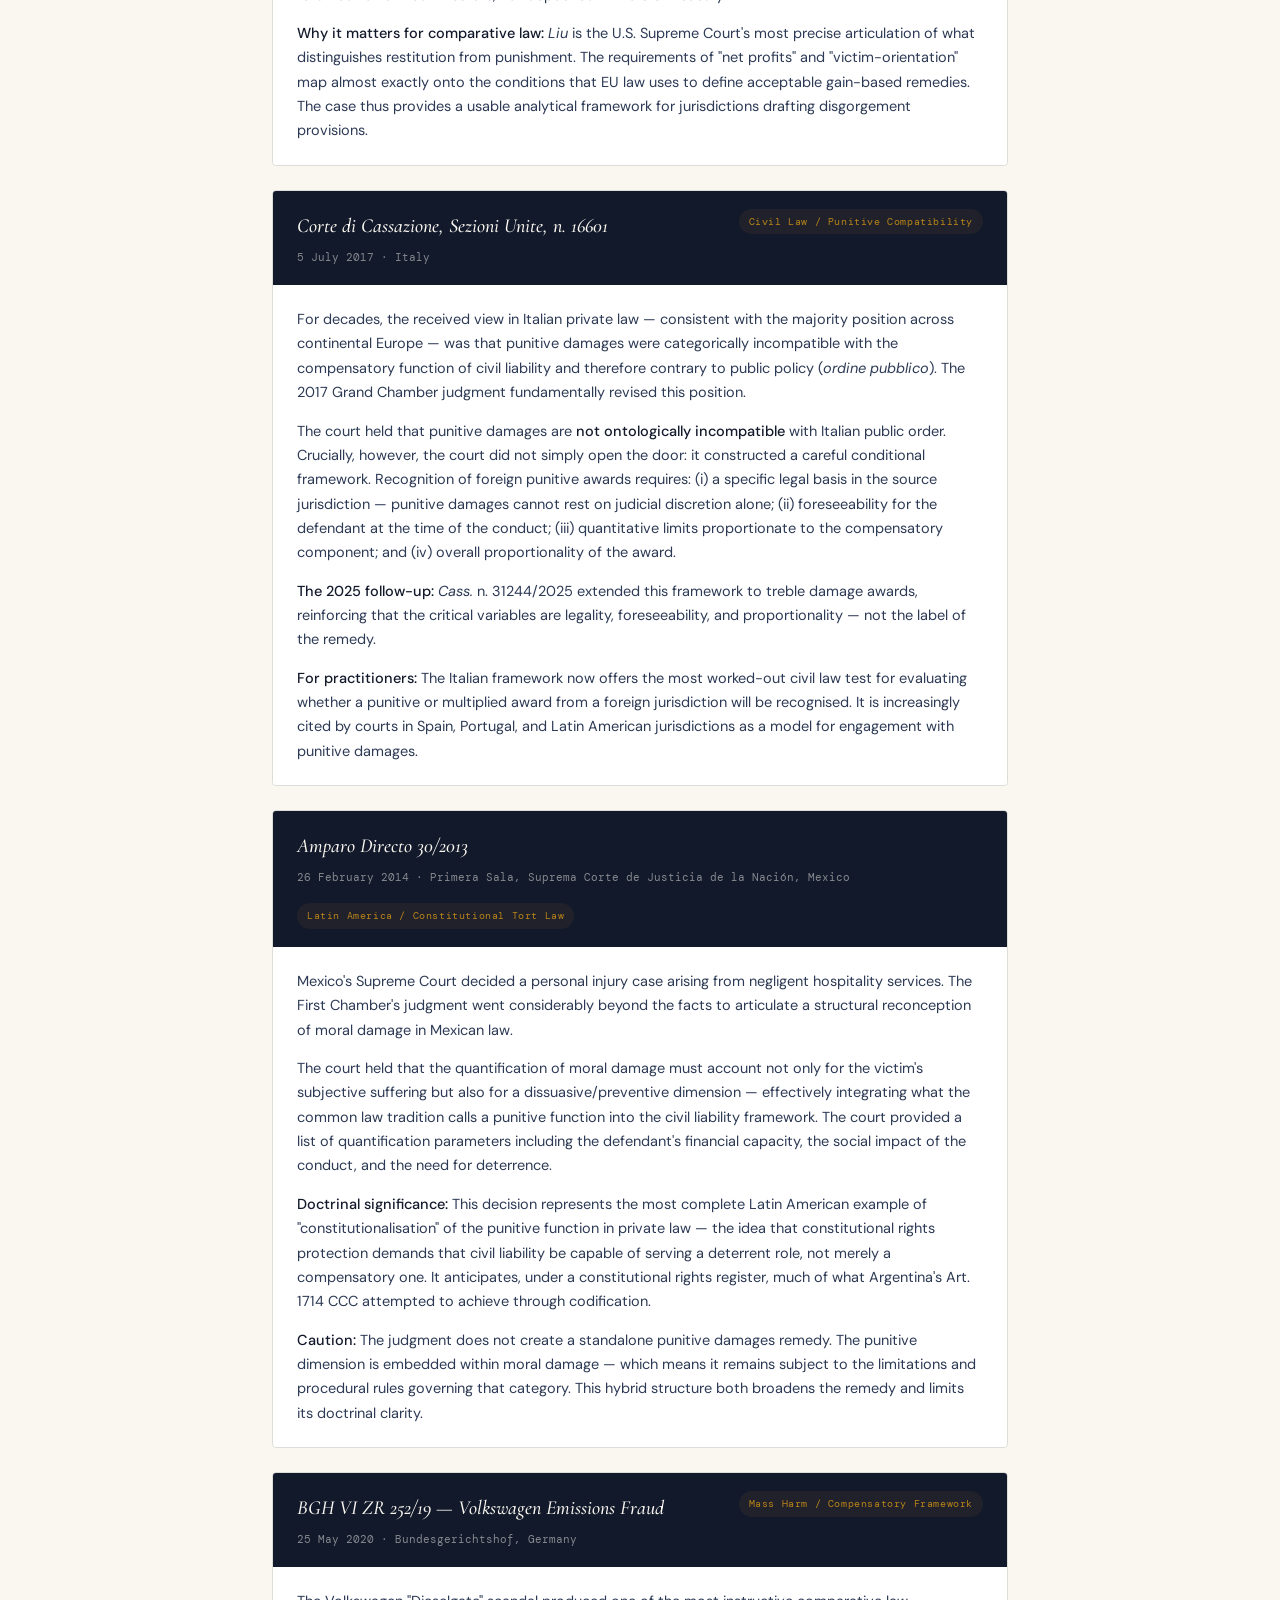
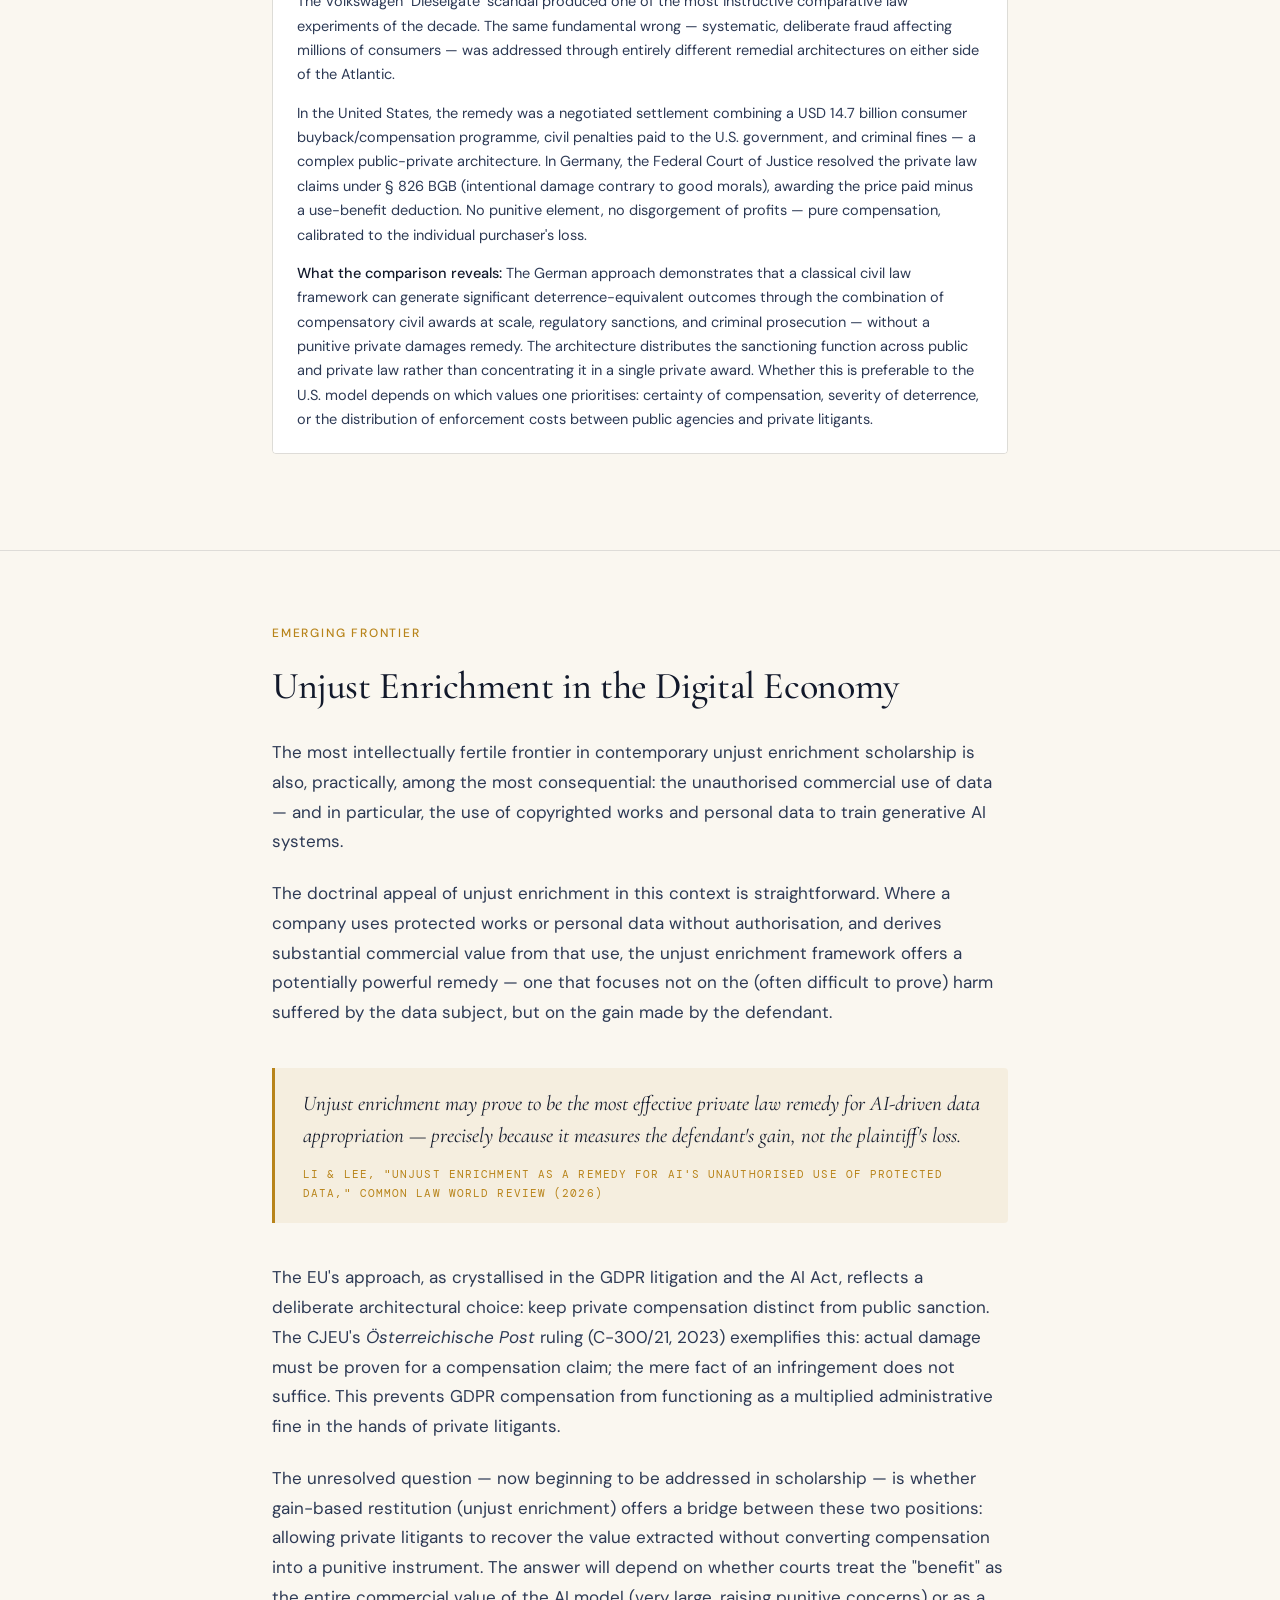
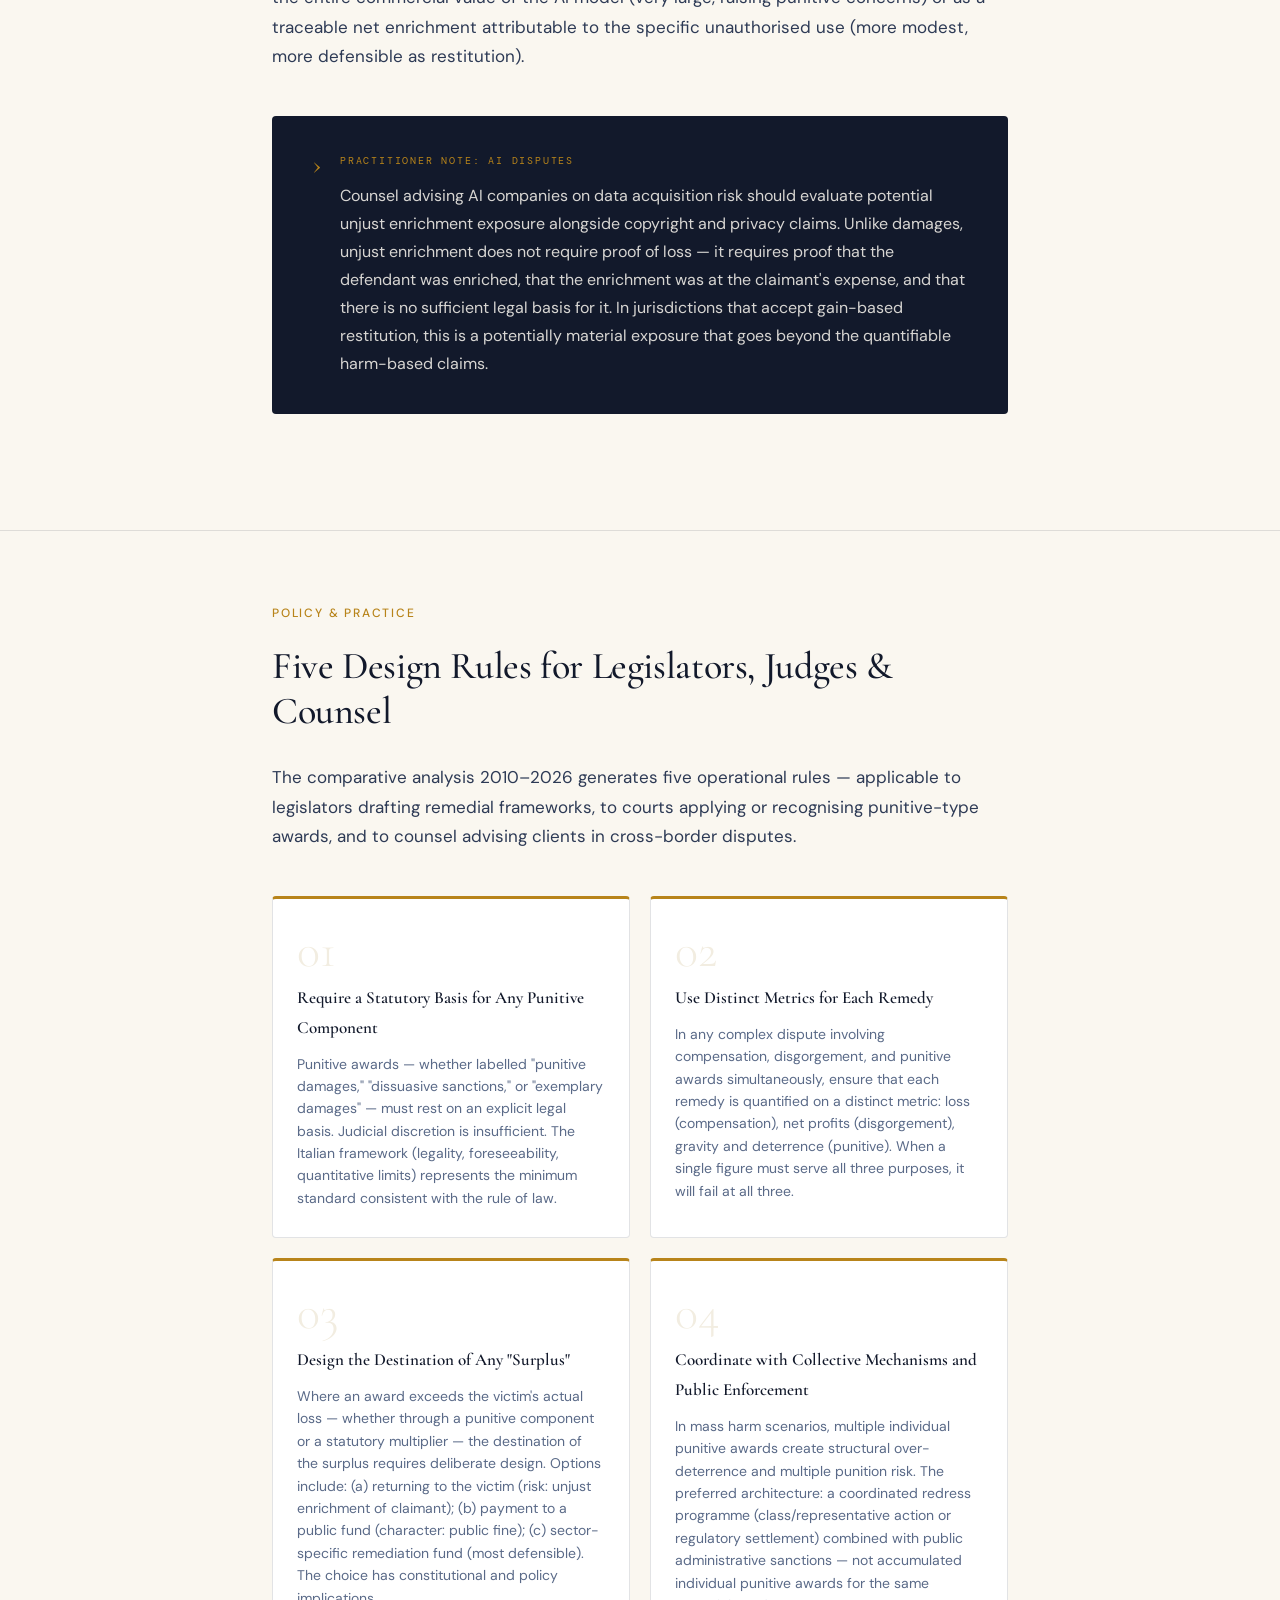
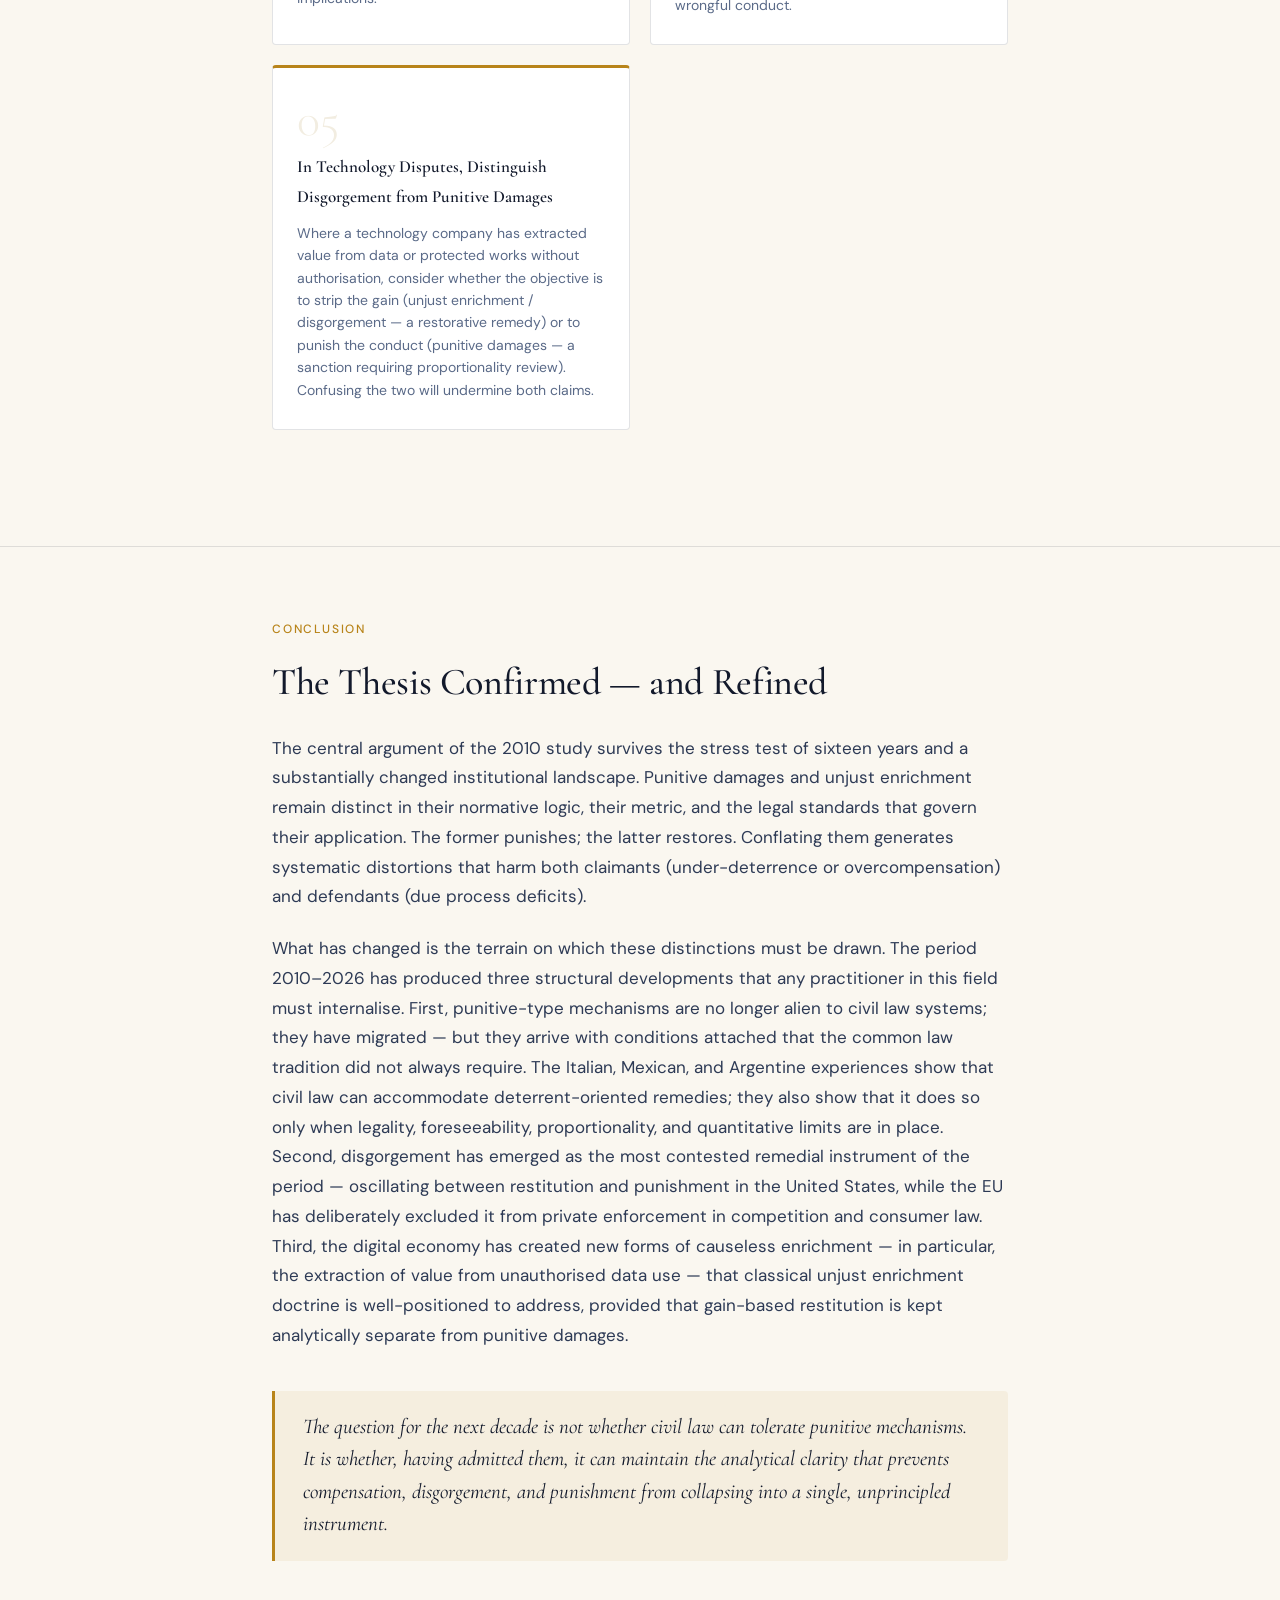
<file: article_web.html>
<!DOCTYPE html>
<html lang="en">
<head>
<meta charset="UTF-8">
<meta name="viewport" content="width=device-width, initial-scale=1.0">
<title>Punitive Damages, Disgorgement & Unjust Enrichment — Hugo Aguiar Lozano</title>
<link rel="preconnect" href="https://fonts.googleapis.com">
<link href="https://fonts.googleapis.com/css2?family=Cormorant+Garamond:ital,wght@0,300;0,400;0,500;0,600;0,700;1,300;1,400;1,600&family=DM+Sans:wght@300;400;500&family=DM+Mono:wght@400;500&display=swap" rel="stylesheet">
<style>
:root {
  --ink:     #12192b;
  --ink-2:   #2d3a55;
  --ink-3:   #5a6a88;
  --cream:   #faf7f0;
  --cream-2: #f2ede1;
  --gold:    #b8841a;
  --gold-lt: #d4a43a;
  --gold-bg: rgba(184,132,26,.08);
  --blue:    #1e3a5f;
  --blue-lt: #2e5c94;
  --teal:    #1a5c6e;
  --red:     #8b2020;
  --green:   #1a5c3c;
  --rule:    rgba(18,25,43,.12);
  --rule-g:  rgba(184,132,26,.25);
  --ff-head: 'Cormorant Garamond', Georgia, serif;
  --ff-body: 'DM Sans', sans-serif;
  --ff-mono: 'DM Mono', monospace;
  --r:       4px;
  --max:     800px;
  --wide:    1060px;
}

*, *::before, *::after { box-sizing: border-box; margin: 0; padding: 0; }

html { scroll-behavior: smooth; }

body {
  background: var(--cream);
  color: var(--ink);
  font-family: var(--ff-body);
  font-size: 17px;
  line-height: 1.75;
  -webkit-font-smoothing: antialiased;
}

/* ── HERO ──────────────────────────────────────────────────── */
.hero {
  background: var(--ink);
  color: var(--cream);
  padding: 80px 32px 72px;
  position: relative;
  overflow: hidden;
}
.hero::before {
  content: '';
  position: absolute; inset: 0;
  background: radial-gradient(ellipse 70% 60% at 80% 20%, rgba(184,132,26,.18), transparent),
              radial-gradient(ellipse 50% 80% at 5% 90%, rgba(30,58,95,.5), transparent);
}
.hero-inner {
  max-width: var(--wide);
  margin: 0 auto;
  position: relative;
}
.hero-label {
  font-family: var(--ff-mono);
  font-size: 11px;
  letter-spacing: .18em;
  text-transform: uppercase;
  color: var(--gold-lt);
  margin-bottom: 28px;
  display: flex; align-items: center; gap: 12px;
}
.hero-label::after {
  content: '';
  flex: 1; max-width: 60px;
  height: 1px; background: var(--gold);
}
.hero h1 {
  font-family: var(--ff-head);
  font-size: clamp(38px, 5.5vw, 66px);
  font-weight: 500;
  line-height: 1.1;
  letter-spacing: -.01em;
  max-width: 840px;
  margin-bottom: 32px;
}
.hero h1 em {
  font-style: italic;
  color: var(--gold-lt);
}
.hero-sub {
  font-size: 16px;
  color: rgba(250,247,240,.65);
  max-width: 640px;
  line-height: 1.65;
  margin-bottom: 48px;
}
.hero-meta {
  display: flex; flex-wrap: wrap; gap: 32px;
  border-top: 1px solid rgba(250,247,240,.12);
  padding-top: 28px;
}
.hero-meta-item { font-size: 13px; }
.hero-meta-label {
  font-family: var(--ff-mono);
  font-size: 10px;
  letter-spacing: .14em;
  text-transform: uppercase;
  color: var(--gold);
  display: block;
  margin-bottom: 4px;
}
.hero-meta-val { color: rgba(250,247,240,.8); }

/* ── LAYOUT ────────────────────────────────────────────────── */
.container {
  max-width: var(--max);
  margin: 0 auto;
  padding: 0 32px;
}
.container-wide {
  max-width: var(--wide);
  margin: 0 auto;
  padding: 0 32px;
}
.section { padding: 72px 0; }
.section + .section { border-top: 1px solid var(--rule); }

/* ── TYPOGRAPHY ────────────────────────────────────────────── */
h2 {
  font-family: var(--ff-head);
  font-size: clamp(26px, 3.5vw, 38px);
  font-weight: 500;
  line-height: 1.2;
  letter-spacing: -.01em;
  margin-bottom: 28px;
  color: var(--ink);
}
h3 {
  font-family: var(--ff-head);
  font-size: 22px;
  font-weight: 600;
  margin-bottom: 14px;
  color: var(--ink);
}
h4 {
  font-family: var(--ff-body);
  font-size: 12px;
  font-weight: 500;
  letter-spacing: .15em;
  text-transform: uppercase;
  color: var(--gold);
  margin-bottom: 20px;
}
p { margin-bottom: 22px; color: var(--ink-2); }
p:last-child { margin-bottom: 0; }
em { font-style: italic; }
strong { font-weight: 500; color: var(--ink); }
a { color: var(--blue-lt); text-decoration: none; border-bottom: 1px solid rgba(46,92,148,.25); }

/* ── LEAD ──────────────────────────────────────────────────── */
.lead {
  font-family: var(--ff-head);
  font-size: clamp(18px, 2.5vw, 23px);
  line-height: 1.6;
  font-weight: 400;
  color: var(--ink);
  margin-bottom: 32px;
}

/* ── PULL QUOTE ────────────────────────────────────────────── */
.pullquote {
  border-left: 3px solid var(--gold);
  padding: 20px 28px;
  margin: 40px 0;
  background: var(--gold-bg);
  border-radius: 0 var(--r) var(--r) 0;
}
.pullquote p {
  font-family: var(--ff-head);
  font-size: 21px;
  font-style: italic;
  line-height: 1.55;
  color: var(--ink);
  margin: 0;
}
.pullquote cite {
  display: block;
  font-family: var(--ff-mono);
  font-size: 11px;
  letter-spacing: .1em;
  color: var(--gold);
  text-transform: uppercase;
  margin-top: 12px;
  font-style: normal;
}

/* ── INSIGHT BOX ───────────────────────────────────────────── */
.insight {
  background: var(--ink);
  color: var(--cream);
  padding: 36px 40px;
  border-radius: var(--r);
  margin: 44px 0;
  position: relative;
}
.insight::before {
  content: '›';
  position: absolute;
  top: 32px; left: 40px;
  font-family: var(--ff-head);
  font-size: 32px;
  color: var(--gold);
  line-height: 1;
}
.insight .insight-title {
  font-family: var(--ff-mono);
  font-size: 10px;
  letter-spacing: .18em;
  text-transform: uppercase;
  color: var(--gold);
  margin-bottom: 12px;
  padding-left: 28px;
}
.insight p {
  color: rgba(250,247,240,.85);
  font-size: 16px;
  padding-left: 28px;
  margin-bottom: 0;
}

/* ── THREE BOXES ───────────────────────────────────────────── */
.three-grid {
  display: grid;
  grid-template-columns: repeat(auto-fit, minmax(260px, 1fr));
  gap: 2px;
  margin: 44px 0;
  border: 2px solid var(--rule-g);
  border-radius: var(--r);
  overflow: hidden;
}
.three-box {
  padding: 32px 28px;
  background: #fff;
  position: relative;
}
.three-box:not(:last-child) { border-right: 2px solid var(--rule-g); }
.three-box-num {
  font-family: var(--ff-head);
  font-size: 56px;
  font-weight: 300;
  line-height: 1;
  color: var(--rule-g);
  position: absolute;
  top: 16px; right: 20px;
}
.three-box-label {
  font-family: var(--ff-mono);
  font-size: 10px;
  letter-spacing: .14em;
  text-transform: uppercase;
  color: var(--gold);
  margin-bottom: 12px;
}
.three-box h3 {
  font-size: 19px;
  margin-bottom: 10px;
}
.three-box p {
  font-size: 14px;
  line-height: 1.65;
  color: var(--ink-3);
  margin-bottom: 16px;
}
.three-box .metric {
  font-family: var(--ff-mono);
  font-size: 12px;
  padding: 7px 12px;
  border-radius: var(--r);
  display: inline-block;
  margin-top: 4px;
}
.metric-comp  { background: rgba(26,92,62,.1); color: var(--green); }
.metric-rest  { background: rgba(30,58,95,.1); color: var(--blue); }
.metric-punit { background: rgba(139,32,32,.1); color: var(--red); }

/* ── TIMELINE ──────────────────────────────────────────────── */
.timeline-wrap {
  margin: 44px 0;
  position: relative;
  padding-left: 28px;
}
.timeline-wrap::before {
  content: '';
  position: absolute;
  left: 5px; top: 8px; bottom: 8px;
  width: 2px;
  background: linear-gradient(to bottom, var(--gold), rgba(184,132,26,.15));
}
.tl-item {
  position: relative;
  padding: 0 0 32px 32px;
  cursor: default;
}
.tl-dot {
  position: absolute;
  left: -22px; top: 6px;
  width: 12px; height: 12px;
  border-radius: 50%;
  border: 2px solid var(--gold);
  background: var(--cream);
  transition: all .2s;
}
.tl-item:hover .tl-dot {
  background: var(--gold);
  box-shadow: 0 0 0 4px var(--gold-bg);
}
.tl-year {
  font-family: var(--ff-mono);
  font-size: 11px;
  letter-spacing: .1em;
  color: var(--gold);
  margin-bottom: 4px;
}
.tl-case {
  font-weight: 500;
  font-size: 15px;
  color: var(--ink);
  margin-bottom: 3px;
}
.tl-desc {
  font-size: 14px;
  color: var(--ink-3);
  line-height: 1.55;
  margin: 0;
}
.tl-juri {
  font-family: var(--ff-mono);
  font-size: 10px;
  letter-spacing: .08em;
  text-transform: uppercase;
  padding: 2px 8px;
  border-radius: 20px;
  display: inline-block;
  margin-bottom: 6px;
}
.juri-us   { background: rgba(26,92,62,.1); color: var(--green); }
.juri-eu   { background: rgba(30,58,95,.1); color: var(--blue); }
.juri-it   { background: rgba(139,32,32,.1); color: var(--red); }
.juri-latam{ background: rgba(184,132,26,.15); color: var(--gold); }
.juri-de   { background: rgba(26,26,26,.08); color: var(--ink-2); }
.juri-ch   { background: rgba(26,92,62,.06); color: var(--teal); }

/* ── COMPARISON TABLE ──────────────────────────────────────── */
.comp-table-wrap {
  overflow-x: auto;
  margin: 44px -20px;
  padding: 0 20px;
}
.comp-table {
  width: 100%;
  border-collapse: collapse;
  font-size: 14px;
  min-width: 600px;
}
.comp-table thead tr {
  background: var(--ink);
  color: var(--cream);
}
.comp-table thead th {
  padding: 14px 16px;
  text-align: left;
  font-family: var(--ff-mono);
  font-size: 10px;
  letter-spacing: .12em;
  text-transform: uppercase;
  font-weight: 500;
  color: var(--gold-lt);
  white-space: nowrap;
}
.comp-table tbody tr {
  border-bottom: 1px solid var(--rule);
  transition: background .15s;
}
.comp-table tbody tr:hover { background: var(--gold-bg); }
.comp-table td {
  padding: 14px 16px;
  color: var(--ink-2);
  vertical-align: top;
  line-height: 1.5;
}
.comp-table td:first-child {
  font-weight: 500;
  color: var(--ink);
  white-space: nowrap;
}
.badge {
  font-family: var(--ff-mono);
  font-size: 10px;
  padding: 3px 9px;
  border-radius: 20px;
  display: inline-block;
  letter-spacing: .04em;
  white-space: nowrap;
}
.b-open    { background: rgba(26,92,62,.12); color: var(--green); }
.b-cond    { background: rgba(184,132,26,.15); color: #7a5a00; }
.b-closed  { background: rgba(139,32,32,.1); color: var(--red); }
.b-hybrid  { background: rgba(30,58,95,.1); color: var(--blue); }
.b-pending { background: rgba(90,106,136,.1); color: var(--ink-3); }

/* ── RULE CARDS ────────────────────────────────────────────── */
.rules-grid {
  display: grid;
  grid-template-columns: repeat(auto-fit, minmax(300px, 1fr));
  gap: 20px;
  margin: 44px 0;
}
.rule-card {
  background: #fff;
  border: 1px solid var(--rule);
  border-top: 3px solid var(--gold);
  border-radius: var(--r);
  padding: 28px 24px;
  transition: box-shadow .2s, transform .2s;
}
.rule-card:hover {
  box-shadow: 0 8px 32px rgba(18,25,43,.08);
  transform: translateY(-2px);
}
.rule-num {
  font-family: var(--ff-head);
  font-size: 48px;
  font-weight: 300;
  color: var(--cream-2);
  line-height: 1;
  margin-bottom: 8px;
}
.rule-card h3 {
  font-size: 17px;
  margin-bottom: 10px;
}
.rule-card p {
  font-size: 14px;
  color: var(--ink-3);
  line-height: 1.6;
  margin-bottom: 0;
}

/* ── DIAGRAM: THREE DOMAINS ────────────────────────────────── */
.diagram-wrap {
  margin: 44px 0;
  background: var(--ink);
  border-radius: var(--r);
  padding: 40px 32px 36px;
  color: var(--cream);
}
.diagram-title {
  font-family: var(--ff-mono);
  font-size: 10px;
  letter-spacing: .18em;
  text-transform: uppercase;
  color: var(--gold);
  margin-bottom: 32px;
  text-align: center;
}
.diagram-flow {
  display: flex;
  align-items: center;
  justify-content: center;
  flex-wrap: wrap;
  gap: 8px;
}
.df-box {
  text-align: center;
  padding: 24px 20px;
  border-radius: var(--r);
  flex: 1;
  min-width: 160px;
  max-width: 220px;
}
.df-box-a { background: rgba(26,92,62,.25); border: 1px solid rgba(26,92,62,.5); }
.df-box-b { background: rgba(30,58,95,.3); border: 1px solid rgba(46,92,148,.5); }
.df-box-c { background: rgba(139,32,32,.2); border: 1px solid rgba(139,32,32,.4); }
.df-icon {
  font-size: 28px;
  margin-bottom: 10px;
  display: block;
}
.df-label {
  font-family: var(--ff-mono);
  font-size: 9px;
  letter-spacing: .14em;
  text-transform: uppercase;
  opacity: .6;
  margin-bottom: 6px;
}
.df-title {
  font-family: var(--ff-head);
  font-size: 18px;
  font-weight: 500;
  margin-bottom: 8px;
  color: #fff;
}
.df-metric {
  font-family: var(--ff-mono);
  font-size: 11px;
  opacity: .75;
  line-height: 1.5;
}
.df-arrow {
  font-size: 20px;
  color: rgba(250,247,240,.2);
  padding: 0 4px;
}

/* ── JURISDICTION SPECTRUM BAR ─────────────────────────────── */
.spectrum-wrap {
  margin: 44px 0;
}
.spectrum-item {
  display: flex;
  align-items: center;
  gap: 16px;
  padding: 14px 0;
  border-bottom: 1px solid var(--rule);
}
.spectrum-item:last-child { border-bottom: none; }
.spec-country {
  font-weight: 500;
  font-size: 14px;
  width: 130px;
  flex-shrink: 0;
}
.spec-bar-wrap {
  flex: 1;
  height: 8px;
  background: var(--cream-2);
  border-radius: 4px;
  overflow: hidden;
  position: relative;
}
.spec-bar {
  height: 100%;
  border-radius: 4px;
  position: relative;
}
.spec-note {
  font-family: var(--ff-mono);
  font-size: 11px;
  color: var(--ink-3);
  width: 220px;
  flex-shrink: 0;
  line-height: 1.4;
}
.spec-legend {
  display: flex;
  gap: 20px;
  margin-bottom: 16px;
  flex-wrap: wrap;
}
.spec-leg-item {
  display: flex;
  align-items: center;
  gap: 7px;
  font-size: 12px;
  color: var(--ink-3);
}
.spec-leg-dot {
  width: 10px; height: 10px;
  border-radius: 50%;
}

/* ── CASE STUDY CARD ───────────────────────────────────────── */
.case-card {
  border: 1px solid var(--rule);
  border-radius: var(--r);
  overflow: hidden;
  margin-bottom: 24px;
}
.case-header {
  background: var(--ink);
  color: var(--cream);
  padding: 18px 24px;
  display: flex;
  align-items: flex-start;
  justify-content: space-between;
  gap: 16px;
  flex-wrap: wrap;
}
.case-name {
  font-family: var(--ff-head);
  font-style: italic;
  font-size: 20px;
  font-weight: 500;
}
.case-citation {
  font-family: var(--ff-mono);
  font-size: 11px;
  color: rgba(250,247,240,.5);
  margin-top: 4px;
}
.case-body { padding: 22px 24px; background: #fff; }
.case-body p {
  font-size: 14.5px;
  line-height: 1.68;
  color: var(--ink-2);
  margin-bottom: 14px;
}
.case-body p:last-child { margin-bottom: 0; }
.case-tag {
  font-family: var(--ff-mono);
  font-size: 10px;
  padding: 4px 10px;
  border-radius: 20px;
  background: var(--gold-bg);
  color: var(--gold);
  letter-spacing: .06em;
  display: inline-block;
}

/* ── FOOTNOTES ─────────────────────────────────────────────── */
.footnotes {
  background: var(--cream-2);
  border-top: 2px solid var(--rule-g);
  padding: 48px 0;
  margin-top: 0;
}
.fn-grid {
  display: grid;
  grid-template-columns: repeat(auto-fill, minmax(300px, 1fr));
  gap: 16px;
}
.fn-item {
  font-size: 12.5px;
  color: var(--ink-3);
  line-height: 1.6;
  padding: 12px 16px;
  border-left: 2px solid var(--rule);
}
.fn-num {
  font-family: var(--ff-mono);
  font-size: 10px;
  color: var(--gold);
  margin-bottom: 4px;
  display: block;
}

/* ── FOOTER ────────────────────────────────────────────────── */
.footer {
  background: var(--ink);
  color: rgba(250,247,240,.45);
  text-align: center;
  padding: 40px 32px;
  font-size: 13px;
}
.footer strong { color: rgba(250,247,240,.7); font-weight: 500; }

/* ── ANIMATIONS ────────────────────────────────────────────── */
@keyframes fadeUp {
  from { opacity: 0; transform: translateY(20px); }
  to   { opacity: 1; transform: translateY(0); }
}
.hero-inner > * {
  opacity: 0;
  animation: fadeUp .7s ease forwards;
}
.hero-inner > *:nth-child(1) { animation-delay: .1s; }
.hero-inner > *:nth-child(2) { animation-delay: .2s; }
.hero-inner > *:nth-child(3) { animation-delay: .35s; }
.hero-inner > *:nth-child(4) { animation-delay: .5s; }

/* ── NAV ───────────────────────────────────────────────────── */
.nav {
  background: rgba(18,25,43,.97);
  backdrop-filter: blur(8px);
  padding: 0 32px;
  position: sticky;
  top: 0; z-index: 100;
  border-bottom: 1px solid rgba(184,132,26,.2);
}
.nav-inner {
  max-width: var(--wide);
  margin: 0 auto;
  display: flex;
  align-items: center;
  justify-content: space-between;
  height: 52px;
  gap: 24px;
}
.nav-brand {
  font-family: var(--ff-head);
  font-size: 16px;
  color: var(--cream);
  white-space: nowrap;
  font-weight: 500;
}
.nav-links {
  display: flex;
  gap: 4px;
  overflow-x: auto;
  scrollbar-width: none;
}
.nav-links::-webkit-scrollbar { display: none; }
.nav-links a {
  font-family: var(--ff-mono);
  font-size: 10px;
  letter-spacing: .1em;
  text-transform: uppercase;
  color: rgba(250,247,240,.5);
  border: none;
  padding: 6px 12px;
  border-radius: var(--r);
  transition: all .15s;
  white-space: nowrap;
}
.nav-links a:hover {
  color: var(--gold-lt);
  background: rgba(184,132,26,.1);
}

/* ── RESPONSIVE ────────────────────────────────────────────── */
@media (max-width: 640px) {
  .three-box:not(:last-child) { border-right: none; border-bottom: 2px solid var(--rule-g); }
  .spec-note { width: 130px; font-size: 10px; }
  .diagram-flow { flex-direction: column; }
  .df-arrow { transform: rotate(90deg); }
  .spec-country { width: 90px; font-size: 13px; }
}
</style>
</head>
<body>

<!-- NAV -->
<nav class="nav">
  <div class="nav-inner">
    <span class="nav-brand">Hugo F. Aguiar Lozano</span>
    <div class="nav-links">
      <a href="#framework">Framework</a>
      <a href="#timeline">Timeline</a>
      <a href="#jurisdictions">Jurisdictions</a>
      <a href="#cases">Key Cases</a>
      <a href="#rules">Rules</a>
    </div>
  </div>
</nav>

<!-- HERO -->
<header class="hero">
  <div class="hero-inner">
    <p class="hero-label">Comparative Law &nbsp;·&nbsp; Remedies &nbsp;·&nbsp; 2026 Update</p>
    <h1>Punitive Damages, Disgorgement &amp; <em>Unjust Enrichment:</em> Drawing the Line</h1>
    <p class="hero-sub">A global practitioner's guide to the distinctions that matter — and why getting them wrong generates systematic distortions in compensation, deterrence, and due process.</p>
    <div class="hero-meta">
      <div class="hero-meta-item">
        <span class="hero-meta-label">Author</span>
        <span class="hero-meta-val">Hugo Fernando Aguiar Lozano, Attorney-at-Law</span>
      </div>
      <div class="hero-meta-item">
        <span class="hero-meta-label">Scope</span>
        <span class="hero-meta-val">2010 – 2026 comparative update</span>
      </div>
      <div class="hero-meta-item">
        <span class="hero-meta-label">Jurisdictions</span>
        <span class="hero-meta-val">USA · EU · Italy · Germany · Mexico · Brazil · Switzerland</span>
      </div>
    </div>
  </div>
</header>

<!-- SECTION: THESIS -->
<section class="section" id="thesis">
  <div class="container">
    <h4>The Central Argument</h4>
    <p class="lead">Three remedial questions — <em>What harm did the victim suffer? What profit did the wrongdoer make? How reprehensible was the conduct?</em> — demand three legally distinct answers. Conflating them produces predictable pathologies: overcompensation, incentivised litigation, and, paradoxically, new instances of unjust enrichment.</p>

    <p>This article defends a thesis first advanced in a 2010 comparative study and substantially confirmed by the 2010–2026 legislative and jurisprudential record: punitive damages and unjust enrichment belong to different normative universes. The former seeks to punish and deter through a private sanction; the latter seeks to restore patrimonial equity by eliminating a causeless benefit. Between them lies a third instrument — disgorgement, or gain-based restitution — which operates on a different metric still.</p>

    <p>The period 2010–2026 has not invalidated this distinction. It has, however, made it considerably more consequential. Punitive-type mechanisms are no longer confined to common law systems; they have migrated — cautiously, conditionally, and with varying degrees of formalism — into civil law jurisdictions ranging from Italy to Mexico to Brazil. Meanwhile, in the United States, the Supreme Court has spent a decade attempting to prevent disgorgement from silently becoming a punitive sanction. And across the European Union, legislators are actively designing remedy architectures that keep compensation, restitution, and punishment in separate lanes.</p>

    <div class="pullquote">
      <p>The question for 2026 is no longer whether civil law systems can accommodate punitive-type mechanisms. The question is how they can do so without conflating punishment, restitution, and compensation into a single, legally incoherent instrument.</p>
    </div>

    <p>This article maps the territory, analyses the key decisions, and proposes five practical design rules for legislators, judges, and counsel operating across multiple jurisdictions.</p>
  </div>
</section>

<!-- SECTION: THREE DOMAINS -->
<section class="section" id="framework">
  <div class="container-wide">
    <div class="container" style="padding: 0;">
      <h4>Conceptual Framework</h4>
      <h2>Three Distinct Legal Universes</h2>
      <p>The most consequential source of analytical error in this area is the habit of treating "punitive damages," "disgorgement," and "compensatory indemnification" as points on a single spectrum — differing in degree rather than in kind. They are not. They differ in metric, in justification, and in the legal standards that govern their application.</p>
    </div>

    <div class="three-grid">
      <div class="three-box">
        <span class="three-box-num">I</span>
        <div class="three-box-label">Compensatory Damages</div>
        <h3>Restore the Victim</h3>
        <p>Measures and addresses the loss suffered by the injured party. The objective is to return the claimant to the position they occupied before the harm. Overcompensation is itself a wrong: it generates unjust enrichment in the victim's favour.</p>
        <p><strong>Governing principle:</strong> <em>Restitutio in integrum.</em> The harm is the ceiling.</p>
        <span class="metric metric-comp">Metric: plaintiff's loss</span>
      </div>
      <div class="three-box">
        <span class="three-box-num">II</span>
        <div class="three-box-label">Disgorgement / Gain-Based Restitution</div>
        <h3>Strip the Wrongdoer's Gain</h3>
        <p>Removes the net profit attributable to the wrong from the defendant's estate. The victim's loss is irrelevant to quantum. The remedy is equitable in origin and restorative in character, not penal — unless courts allow it to expand beyond net profits.</p>
        <p><strong>Governing principle:</strong> <em>Nemo ex delicto lucretur.</em> Net profits are the ceiling.</p>
        <span class="metric metric-rest">Metric: wrongdoer's net gain</span>
      </div>
      <div class="three-box">
        <span class="three-box-num">III</span>
        <div class="three-box-label">Punitive Damages</div>
        <h3>Punish and Deter</h3>
        <p>Sanctions particularly egregious conduct with an award calibrated to the gravity of the wrong and the need for deterrence — not to the plaintiff's loss or the defendant's profit. A private penalty. Its legitimacy depends on the rule of law: legal basis, foreseeability, proportionality, quantitative caps.</p>
        <p><strong>Governing principle:</strong> <em>Deterrence &amp; retribution.</em> No ceiling except proportionality.</p>
        <span class="metric metric-punit">Metric: gravity of conduct</span>
      </div>
    </div>

    <div class="container" style="padding: 0;">
      <div class="insight">
        <div class="insight-title">The Practitioner's Test</div>
        <p>Before characterising any award, ask: which metric governs quantum? If the answer is the <em>victim's loss</em> → compensation. If it is the <em>wrongdoer's profit</em> → disgorgement/restitution. If it is the <em>gravity of the conduct and deterrence</em> → punitive damages. Where the answer is ambiguous, you have a hybrid instrument that requires explicit statutory authorisation and proportionality review.</p>
      </div>

      <p>The conflation risk is highest at the intersection of disgorgement and punitive damages — the zone the Italian <em>Corte di Cassazione</em> in 2017 called "the grey area between restitution and punishment." When disgorgement is unlimited, extended beyond net profits, or not directed to identifiable victims, it ceases to function as a restitutionary remedy and begins to operate as a punitive sanction without the procedural safeguards that the rule of law demands.</p>
    </div>
  </div>
</section>

<!-- SECTION: TIMELINE -->
<section class="section" id="timeline">
  <div class="container">
    <h4>Global Comparative Record</h4>
    <h2>Sixteen Years of Landmark Decisions (2010–2026)</h2>
    <p>The following timeline traces the most structurally significant decisions and legislative developments shaping the relationship between punitive damages, disgorgement, and unjust enrichment across the world's leading jurisdictions.</p>

    <div class="timeline-wrap">

      <div class="tl-item">
        <div class="tl-dot"></div>
        <div class="tl-year">2011</div>
        <span class="tl-juri juri-us">United States</span>
        <div class="tl-case">Restatement (Third) of Restitution and Unjust Enrichment — ALI</div>
        <p class="tl-desc">The American Law Institute's landmark codification of unjust enrichment principles provides the most authoritative US framework for distinguishing gain-based remedies from punitive awards, influencing subsequent Supreme Court reasoning in <em>Liu</em> (2020).</p>
      </div>

      <div class="tl-item">
        <div class="tl-dot"></div>
        <div class="tl-year">2014</div>
        <span class="tl-juri juri-latam">Mexico</span>
        <div class="tl-case">Amparo Directo 30/2013 — Primera Sala, Suprema Corte de Justicia de la Nación</div>
        <p class="tl-desc">Mexico's Supreme Court held that moral damage awards may incorporate a dissuasive/punitive dimension in their quantification. A constitutional pivot: civil liability is no longer conceived as purely compensatory. The most important Latin American precedent of the decade.</p>
      </div>

      <div class="tl-item">
        <div class="tl-dot"></div>
        <div class="tl-year">2014</div>
        <span class="tl-juri juri-eu">European Union</span>
        <div class="tl-case">Directive 2014/104/EU — Antitrust Damages</div>
        <p class="tl-desc">The EU explicitly excludes punitive and multiple damages from private antitrust enforcement, enshrining "full compensation without overcompensation" as a foundational European principle. The most direct legislative statement of the civil law orthodoxy on the prohibition of punitive private remedies.</p>
      </div>

      <div class="tl-item">
        <div class="tl-dot"></div>
        <div class="tl-year">2017</div>
        <span class="tl-juri juri-us">United States</span>
        <div class="tl-case">Kokesh v. SEC, 581 U.S. 455 (2017)</div>
        <p class="tl-desc">The Supreme Court unanimously held that SEC disgorgement constitutes a "penalty" for limitations purposes. The key signal: when a remedy operates without reference to identifiable victims and beyond net profits, it begins to function punitively — with the legal consequences that entails.</p>
      </div>

      <div class="tl-item">
        <div class="tl-dot"></div>
        <div class="tl-year">2017</div>
        <span class="tl-juri juri-it">Italy</span>
        <div class="tl-case">Cass. Sezioni Unite n. 16601/2017</div>
        <p class="tl-desc">The most significant civil law ruling on punitive damages in the decade. Italy's highest court held that punitive damages are not inherently incompatible with Italian public order — but set strict conditions: a specific statutory legal basis, foreseeability, quantitative caps, and proportionality. The judgment opened a carefully gated door.</p>
      </div>

      <div class="tl-item">
        <div class="tl-dot"></div>
        <div class="tl-year">2019</div>
        <span class="tl-juri juri-ch">Switzerland</span>
        <div class="tl-case">Bundesgericht 4A_663/2018</div>
        <p class="tl-desc">The Swiss Federal Tribunal addressed public policy objections to the recognition of foreign judgments with punitive damages components, maintaining cautious restraint and signalling that disproportionate punitive awards remain incompatible with Swiss public order.</p>
      </div>

      <div class="tl-item">
        <div class="tl-dot"></div>
        <div class="tl-year">2020</div>
        <span class="tl-juri juri-de">Germany</span>
        <div class="tl-case">BGH VI ZR 252/19 — Dieselgate</div>
        <p class="tl-desc">Germany's Federal Court of Justice resolved mass harm arising from Volkswagen's emissions fraud within a classical compensatory framework under § 826 BGB (intentional damage contrary to public policy): price restitution minus a use-benefit deduction. A paradigm case for producing deterrence-equivalent outcomes without a punitive private remedy.</p>
      </div>

      <div class="tl-item">
        <div class="tl-dot"></div>
        <div class="tl-year">2020</div>
        <span class="tl-juri juri-us">United States</span>
        <div class="tl-case">Liu v. SEC, 591 U.S. ___ (2020)</div>
        <p class="tl-desc">The Supreme Court permitted SEC disgorgement to continue as equitable relief, but only if limited to net profits and directed to harmed investors. A deliberate effort to "re-equitise" the remedy and prevent it from functioning as a disguised penalty — directly addressing the Kokesh tension.</p>
      </div>

      <div class="tl-item">
        <div class="tl-dot"></div>
        <div class="tl-year">2020</div>
        <span class="tl-juri juri-eu">European Union</span>
        <div class="tl-case">Directive 2020/1828 — Representative Actions</div>
        <p class="tl-desc">The EU's class action directive recommends safeguards against punitive damages in consumer representative actions. The legislative logic: collective mechanisms should facilitate access to justice and full redress — not incentivise "rent-seeking" litigation through punitive multipliers.</p>
      </div>

      <div class="tl-item">
        <div class="tl-dot"></div>
        <div class="tl-year">2021</div>
        <span class="tl-juri juri-us">United States</span>
        <div class="tl-case">NDAA FY2021 § 6501 — Statutory Disgorgement</div>
        <p class="tl-desc">Congress codified SEC disgorgement authority, expressly linking it to "unjust enrichment" and extending limitation periods. The legislator's move immediately re-ignited debate: has Congress authorised disgorgement as a restitutionary remedy, or as a punitive sanction with a restitutionary label?</p>
      </div>

      <div class="tl-item">
        <div class="tl-dot"></div>
        <div class="tl-year">2023</div>
        <span class="tl-juri juri-eu">European Union</span>
        <div class="tl-case">CJEU C-300/21 — Österreichische Post (GDPR Damages)</div>
        <p class="tl-desc">The Court of Justice clarified that a mere GDPR infringement does not automatically confer a right to compensation; actual damage must be proven. A critical guardrail: preventing GDPR compensation from functioning as a punitive fine. Reinforces the architecture of separating public sanctions (administrative fines) from private compensation.</p>
      </div>

      <div class="tl-item">
        <div class="tl-dot"></div>
        <div class="tl-year">2024</div>
        <span class="tl-juri juri-eu">European Union</span>
        <div class="tl-case">Regulation 2024/1689 — AI Act</div>
        <p class="tl-desc">The EU's landmark AI regulation centres deterrence on ex ante compliance obligations and graduated administrative sanctions — not on private punitive remedies. The design choice reflects a mature European position: deterrence is best achieved through public enforcement, not through private litigation.</p>
      </div>

      <div class="tl-item">
        <div class="tl-dot"></div>
        <div class="tl-year">2025</div>
        <span class="tl-juri juri-it">Italy</span>
        <div class="tl-case">Cass. sez. I n. 31244/2025 — ECLI:IT:CASS:2025:31244CIV</div>
        <p class="tl-desc">Deepening the 2017 framework, Italy's Court of Cassation applied its conditioned-recognition doctrine to foreign judgments with treble/punitive components, reinforcing the requirements of legality, foreseeability, and proportionality. Italy's position is now the most developed civil law framework for engaging with punitive-type awards.</p>
      </div>

      <div class="tl-item">
        <div class="tl-dot"></div>
        <div class="tl-year">2026</div>
        <span class="tl-juri juri-us">United States</span>
        <div class="tl-case">Sripetch v. SEC — SCOTUS (cert. granted Jan. 2026)</div>
        <p class="tl-desc">The Supreme Court has accepted a case asking whether disgorgement requires proof of pecuniary harm to identifiable investors. The Court's answer will determine whether disgorgement is a true restitutionary remedy (requiring a victim) or a penalty that can be imposed without one — the definitional question at the heart of the restitution/punishment boundary.</p>
      </div>

    </div>
  </div>
</section>

<!-- SECTION: JURISDICTIONS TABLE -->
<section class="section" id="jurisdictions">
  <div class="container-wide">
    <div class="container" style="padding: 0;">
      <h4>Comparative Snapshot</h4>
      <h2>Where Each Jurisdiction Stands in 2026</h2>
      <p>The following table maps each jurisdiction's current position on the three remedial domains. "Open" means the remedy is available and regularly applied without exceptional prerequisites. "Conditional" means availability is restricted by statutory basis, proportionality review, quantitative caps, or other judicially imposed conditions. "Closed" means the remedy is unavailable or contrary to public policy.</p>
    </div>

    <div class="comp-table-wrap">
      <table class="comp-table">
        <thead>
          <tr>
            <th>Jurisdiction</th>
            <th>Compensatory</th>
            <th>Disgorgement</th>
            <th>Punitive Damages</th>
            <th>Recognition of Foreign Punitives</th>
            <th>Key Development 2010–2026</th>
          </tr>
        </thead>
        <tbody>
          <tr>
            <td>🇺🇸 United States</td>
            <td><span class="badge b-open">Open</span></td>
            <td><span class="badge b-cond">Conditional</span></td>
            <td><span class="badge b-open">Open</span></td>
            <td><span class="badge b-open">N/A (originating)</span></td>
            <td><em>Kokesh / Liu</em>: court limits disgorgement to preserve its restorative character</td>
          </tr>
          <tr>
            <td>🇮🇹 Italy</td>
            <td><span class="badge b-open">Open</span></td>
            <td><span class="badge b-cond">Conditional</span></td>
            <td><span class="badge b-cond">Conditional</span></td>
            <td><span class="badge b-cond">Conditional</span></td>
            <td>Cass. 16601/2017: domestic punitive damages permissible with statutory basis, caps, proportionality</td>
          </tr>
          <tr>
            <td>🇩🇪 Germany</td>
            <td><span class="badge b-open">Open</span></td>
            <td><span class="badge b-cond">Conditional</span></td>
            <td><span class="badge b-closed">Closed</span></td>
            <td><span class="badge b-cond">Limited</span></td>
            <td>Dieselgate resolved via § 826 BGB — compensation with restitution logic, no punitive element</td>
          </tr>
          <tr>
            <td>🇫🇷 France</td>
            <td><span class="badge b-open">Open</span></td>
            <td><span class="badge b-cond">Conditional</span></td>
            <td><span class="badge b-closed">Closed</span></td>
            <td><span class="badge b-cond">Proportionality test</span></td>
            <td><em>Astreinte</em> system provides coercive function; Cour de Cassation maintains anti-punitive orthodoxy</td>
          </tr>
          <tr>
            <td>🇨🇭 Switzerland</td>
            <td><span class="badge b-open">Open</span></td>
            <td><span class="badge b-cond">Conditional</span></td>
            <td><span class="badge b-closed">Closed</span></td>
            <td><span class="badge b-cond">Cautious</span></td>
            <td>TF 4A_663/2018: excessive punitives may conflict with Swiss public order</td>
          </tr>
          <tr>
            <td>🇲🇽 Mexico</td>
            <td><span class="badge b-open">Open</span></td>
            <td><span class="badge b-cond">Conditional</span></td>
            <td><span class="badge b-cond">Hybrid (moral damages)</span></td>
            <td><span class="badge b-pending">Developing</span></td>
            <td>SCJN AD 30/2013: dissuasive function permissible within moral damage quantification</td>
          </tr>
          <tr>
            <td>🇧🇷 Brazil</td>
            <td><span class="badge b-open">Open</span></td>
            <td><span class="badge b-cond">Conditional</span></td>
            <td><span class="badge b-hybrid">Functional hybrid</span></td>
            <td><span class="badge b-pending">No clear framework</span></td>
            <td>STJ EAREsp 676.608: <em>repetição em dobro</em> operates as civil sanction, calibrated to bad faith</td>
          </tr>
          <tr>
            <td>🇦🇷 Argentina</td>
            <td><span class="badge b-open">Open</span></td>
            <td><span class="badge b-cond">Conditional</span></td>
            <td><span class="badge b-cond">Art. 1714 CCC (limited)</span></td>
            <td><span class="badge b-pending">Developing</span></td>
            <td>CCC 2015 Art. 1714: "dissuasive pecuniary sanction" for collective rights — narrower than originally drafted</td>
          </tr>
          <tr>
            <td>🇪🇨 Ecuador</td>
            <td><span class="badge b-open">Open</span></td>
            <td><span class="badge b-cond">Conditional</span></td>
            <td><span class="badge b-closed">No express basis</span></td>
            <td><span class="badge b-pending">Uncertain</span></td>
            <td>Constitution 2008 (Arts. 52–53) offers potential normative anchor; COGEP 2016 does not address</td>
          </tr>
          <tr>
            <td>🇪🇺 EU (Regulatory)</td>
            <td><span class="badge b-open">Open</span></td>
            <td><span class="badge b-cond">Sector-dependent</span></td>
            <td><span class="badge b-closed">Excluded (antitrust, consumer)</span></td>
            <td><span class="badge b-cond">Proportionality review</span></td>
            <td>Dir. 2014/104: "full compensation without overcompensation" as system-wide principle</td>
          </tr>
        </tbody>
      </table>
    </div>
  </div>
</section>

<!-- SECTION: THE SPECTRUM -->
<section class="section">
  <div class="container">
    <h4>Openness to Punitive-Type Civil Remedies</h4>
    <h2>The Spectrum of Jurisdictional Receptivity</h2>
    <p>The following visualisation maps jurisdictions on a scale from "fully open" to punitive civil remedies, to "structurally closed." The width of the bar represents the scope of the remedy's availability; colour indicates the dominant justification.</p>

    <div class="spectrum-wrap">
      <div class="spec-legend">
        <div class="spec-leg-item"><div class="spec-leg-dot" style="background:#1a5c3c"></div> Open / common law</div>
        <div class="spec-leg-item"><div class="spec-leg-dot" style="background:#b8841a"></div> Conditional / hybrid</div>
        <div class="spec-leg-item"><div class="spec-leg-dot" style="background:#2e5c94"></div> Emerging / constitutional anchor</div>
        <div class="spec-leg-item"><div class="spec-leg-dot" style="background:#ccc"></div> Closed / public order objection</div>
      </div>

      <div class="spectrum-item">
        <div class="spec-country">🇺🇸 United States</div>
        <div class="spec-bar-wrap"><div class="spec-bar" style="width:92%; background:#1a5c3c;"></div></div>
        <div class="spec-note">Broad availability; SCOTUS constrains disgorgement scope</div>
      </div>
      <div class="spectrum-item">
        <div class="spec-country">🇮🇹 Italy</div>
        <div class="spec-bar-wrap"><div class="spec-bar" style="width:52%; background:#b8841a;"></div></div>
        <div class="spec-note">Open under strict conditions (typicality, caps, proportionality)</div>
      </div>
      <div class="spectrum-item">
        <div class="spec-country">🇲🇽 Mexico</div>
        <div class="spec-bar-wrap"><div class="spec-bar" style="width:44%; background:#2e5c94;"></div></div>
        <div class="spec-note">Punitive function integrated in moral damage quantification</div>
      </div>
      <div class="spectrum-item">
        <div class="spec-country">🇧🇷 Brazil</div>
        <div class="spec-bar-wrap"><div class="spec-bar" style="width:38%; background:#b8841a;"></div></div>
        <div class="spec-note">Functional equivalents via statutory multipliers (CDC art. 42)</div>
      </div>
      <div class="spectrum-item">
        <div class="spec-country">🇦🇷 Argentina</div>
        <div class="spec-bar-wrap"><div class="spec-bar" style="width:32%; background:#2e5c94;"></div></div>
        <div class="spec-note">Art. 1714 CCC: dissuasive sanction, collective rights only</div>
      </div>
      <div class="spectrum-item">
        <div class="spec-country">🇫🇷 France</div>
        <div class="spec-bar-wrap"><div class="spec-bar" style="width:16%; background:#ccc;"></div></div>
        <div class="spec-note">Closed; proportionality review on recognition of foreign awards</div>
      </div>
      <div class="spectrum-item">
        <div class="spec-country">🇩🇪 Germany</div>
        <div class="spec-bar-wrap"><div class="spec-bar" style="width:14%; background:#ccc;"></div></div>
        <div class="spec-note">Closed domestically; conditional recognition of foreign punitives</div>
      </div>
      <div class="spectrum-item">
        <div class="spec-country">🇨🇭 Switzerland</div>
        <div class="spec-bar-wrap"><div class="spec-bar" style="width:12%; background:#ccc;"></div></div>
        <div class="spec-note">Cautious; excessive punitives may violate Swiss public order</div>
      </div>
      <div class="spectrum-item">
        <div class="spec-country">🇪🇨 Ecuador</div>
        <div class="spec-bar-wrap"><div class="spec-bar" style="width:10%; background:#2e5c94;"></div></div>
        <div class="spec-note">No express statutory basis; constitutional openings unexplored</div>
      </div>
    </div>
  </div>
</section>

<!-- SECTION: KEY CASES -->
<section class="section" id="cases">
  <div class="container">
    <h4>Deep Dives</h4>
    <h2>Four Cases That Reshape the Field</h2>
    <p>The following cases are not merely interesting precedents — they are structural landmarks that redefine the relationship between compensation, disgorgement, and punishment in their respective legal orders.</p>

    <div class="case-card">
      <div class="case-header">
        <div>
          <div class="case-name">Liu v. Securities and Exchange Commission</div>
          <div class="case-citation">591 U.S. ___ (2020) · United States Supreme Court</div>
        </div>
        <span class="case-tag">Restitution/Punishment Boundary</span>
      </div>
      <div class="case-body">
        <p>Following <em>Kokesh</em>'s characterisation of SEC disgorgement as a "penalty" for limitations purposes, the Court faced a starker choice: abolish disgorgement entirely, or articulate the conditions under which it may survive as a legitimate equitable remedy. It chose the latter — but at a price.</p>
        <p>Justice Sotomayor's opinion for an 8-1 majority held that courts may order disgorgement of "net profits" as equitable relief, but conditioned this on two requirements: (1) the award must be limited to the defendant's net profits (deducting legitimate business expenses), and (2) the funds must be returned to harmed investors, not deposited in the U.S. Treasury.</p>
        <p><strong>Why it matters for comparative law:</strong> <em>Liu</em> is the U.S. Supreme Court's most precise articulation of what distinguishes restitution from punishment. The requirements of "net profits" and "victim-orientation" map almost exactly onto the conditions that EU law uses to define acceptable gain-based remedies. The case thus provides a usable analytical framework for jurisdictions drafting disgorgement provisions.</p>
      </div>
    </div>

    <div class="case-card">
      <div class="case-header">
        <div>
          <div class="case-name">Corte di Cassazione, Sezioni Unite, n. 16601</div>
          <div class="case-citation">5 July 2017 · Italy</div>
        </div>
        <span class="case-tag">Civil Law / Punitive Compatibility</span>
      </div>
      <div class="case-body">
        <p>For decades, the received view in Italian private law — consistent with the majority position across continental Europe — was that punitive damages were categorically incompatible with the compensatory function of civil liability and therefore contrary to public policy (<em>ordine pubblico</em>). The 2017 Grand Chamber judgment fundamentally revised this position.</p>
        <p>The court held that punitive damages are <strong>not ontologically incompatible</strong> with Italian public order. Crucially, however, the court did not simply open the door: it constructed a careful conditional framework. Recognition of foreign punitive awards requires: (i) a specific legal basis in the source jurisdiction — punitive damages cannot rest on judicial discretion alone; (ii) foreseeability for the defendant at the time of the conduct; (iii) quantitative limits proportionate to the compensatory component; and (iv) overall proportionality of the award.</p>
        <p><strong>The 2025 follow-up:</strong> <em>Cass.</em> n. 31244/2025 extended this framework to treble damage awards, reinforcing that the critical variables are legality, foreseeability, and proportionality — not the label of the remedy.</p>
        <p><strong>For practitioners:</strong> The Italian framework now offers the most worked-out civil law test for evaluating whether a punitive or multiplied award from a foreign jurisdiction will be recognised. It is increasingly cited by courts in Spain, Portugal, and Latin American jurisdictions as a model for engagement with punitive damages.</p>
      </div>
    </div>

    <div class="case-card">
      <div class="case-header">
        <div>
          <div class="case-name">Amparo Directo 30/2013</div>
          <div class="case-citation">26 February 2014 · Primera Sala, Suprema Corte de Justicia de la Nación, Mexico</div>
        </div>
        <span class="case-tag">Latin America / Constitutional Tort Law</span>
      </div>
      <div class="case-body">
        <p>Mexico's Supreme Court decided a personal injury case arising from negligent hospitality services. The First Chamber's judgment went considerably beyond the facts to articulate a structural reconception of moral damage in Mexican law.</p>
        <p>The court held that the quantification of moral damage must account not only for the victim's subjective suffering but also for a dissuasive/preventive dimension — effectively integrating what the common law tradition calls a punitive function into the civil liability framework. The court provided a list of quantification parameters including the defendant's financial capacity, the social impact of the conduct, and the need for deterrence.</p>
        <p><strong>Doctrinal significance:</strong> This decision represents the most complete Latin American example of "constitutionalisation" of the punitive function in private law — the idea that constitutional rights protection demands that civil liability be capable of serving a deterrent role, not merely a compensatory one. It anticipates, under a constitutional rights register, much of what Argentina's Art. 1714 CCC attempted to achieve through codification.</p>
        <p><strong>Caution:</strong> The judgment does not create a standalone punitive damages remedy. The punitive dimension is embedded within moral damage — which means it remains subject to the limitations and procedural rules governing that category. This hybrid structure both broadens the remedy and limits its doctrinal clarity.</p>
      </div>
    </div>

    <div class="case-card">
      <div class="case-header">
        <div>
          <div class="case-name">BGH VI ZR 252/19 — Volkswagen Emissions Fraud</div>
          <div class="case-citation">25 May 2020 · Bundesgerichtshof, Germany</div>
        </div>
        <span class="case-tag">Mass Harm / Compensatory Framework</span>
      </div>
      <div class="case-body">
        <p>The Volkswagen "Dieselgate" scandal produced one of the most instructive comparative law experiments of the decade. The same fundamental wrong — systematic, deliberate fraud affecting millions of consumers — was addressed through entirely different remedial architectures on either side of the Atlantic.</p>
        <p>In the United States, the remedy was a negotiated settlement combining a USD 14.7 billion consumer buyback/compensation programme, civil penalties paid to the U.S. government, and criminal fines — a complex public-private architecture. In Germany, the Federal Court of Justice resolved the private law claims under § 826 BGB (intentional damage contrary to good morals), awarding the price paid minus a use-benefit deduction. No punitive element, no disgorgement of profits — pure compensation, calibrated to the individual purchaser's loss.</p>
        <p><strong>What the comparison reveals:</strong> The German approach demonstrates that a classical civil law framework can generate significant deterrence-equivalent outcomes through the combination of compensatory civil awards at scale, regulatory sanctions, and criminal prosecution — without a punitive private damages remedy. The architecture distributes the sanctioning function across public and private law rather than concentrating it in a single private award. Whether this is preferable to the U.S. model depends on which values one prioritises: certainty of compensation, severity of deterrence, or the distribution of enforcement costs between public agencies and private litigants.</p>
      </div>
    </div>
  </div>
</section>

<!-- SECTION: DIGITAL ECONOMY -->
<section class="section">
  <div class="container">
    <h4>Emerging Frontier</h4>
    <h2>Unjust Enrichment in the Digital Economy</h2>
    <p>The most intellectually fertile frontier in contemporary unjust enrichment scholarship is also, practically, among the most consequential: the unauthorised commercial use of data — and in particular, the use of copyrighted works and personal data to train generative AI systems.</p>

    <p>The doctrinal appeal of unjust enrichment in this context is straightforward. Where a company uses protected works or personal data without authorisation, and derives substantial commercial value from that use, the unjust enrichment framework offers a potentially powerful remedy — one that focuses not on the (often difficult to prove) harm suffered by the data subject, but on the gain made by the defendant.</p>

    <div class="pullquote">
      <p>Unjust enrichment may prove to be the most effective private law remedy for AI-driven data appropriation — precisely because it measures the defendant's gain, not the plaintiff's loss.</p>
      <cite>Li &amp; Lee, "Unjust Enrichment as a Remedy for AI's Unauthorised Use of Protected Data," Common Law World Review (2026)</cite>
    </div>

    <p>The EU's approach, as crystallised in the GDPR litigation and the AI Act, reflects a deliberate architectural choice: keep private compensation distinct from public sanction. The CJEU's <em>Österreichische Post</em> ruling (C-300/21, 2023) exemplifies this: actual damage must be proven for a compensation claim; the mere fact of an infringement does not suffice. This prevents GDPR compensation from functioning as a multiplied administrative fine in the hands of private litigants.</p>

    <p>The unresolved question — now beginning to be addressed in scholarship — is whether gain-based restitution (unjust enrichment) offers a bridge between these two positions: allowing private litigants to recover the value extracted without converting compensation into a punitive instrument. The answer will depend on whether courts treat the "benefit" as the entire commercial value of the AI model (very large, raising punitive concerns) or as a traceable net enrichment attributable to the specific unauthorised use (more modest, more defensible as restitution).</p>

    <div class="insight">
      <div class="insight-title">Practitioner Note: AI Disputes</div>
      <p>Counsel advising AI companies on data acquisition risk should evaluate potential unjust enrichment exposure alongside copyright and privacy claims. Unlike damages, unjust enrichment does not require proof of loss — it requires proof that the defendant was enriched, that the enrichment was at the claimant's expense, and that there is no sufficient legal basis for it. In jurisdictions that accept gain-based restitution, this is a potentially material exposure that goes beyond the quantifiable harm-based claims.</p>
    </div>
  </div>
</section>

<!-- SECTION: FIVE RULES -->
<section class="section" id="rules">
  <div class="container">
    <h4>Policy &amp; Practice</h4>
    <h2>Five Design Rules for Legislators, Judges &amp; Counsel</h2>
    <p>The comparative analysis 2010–2026 generates five operational rules — applicable to legislators drafting remedial frameworks, to courts applying or recognising punitive-type awards, and to counsel advising clients in cross-border disputes.</p>

    <div class="rules-grid">
      <div class="rule-card">
        <div class="rule-num">01</div>
        <h3>Require a Statutory Basis for Any Punitive Component</h3>
        <p>Punitive awards — whether labelled "punitive damages," "dissuasive sanctions," or "exemplary damages" — must rest on an explicit legal basis. Judicial discretion is insufficient. The Italian framework (legality, foreseeability, quantitative limits) represents the minimum standard consistent with the rule of law.</p>
      </div>
      <div class="rule-card">
        <div class="rule-num">02</div>
        <h3>Use Distinct Metrics for Each Remedy</h3>
        <p>In any complex dispute involving compensation, disgorgement, and punitive awards simultaneously, ensure that each remedy is quantified on a distinct metric: loss (compensation), net profits (disgorgement), gravity and deterrence (punitive). When a single figure must serve all three purposes, it will fail at all three.</p>
      </div>
      <div class="rule-card">
        <div class="rule-num">03</div>
        <h3>Design the Destination of Any "Surplus"</h3>
        <p>Where an award exceeds the victim's actual loss — whether through a punitive component or a statutory multiplier — the destination of the surplus requires deliberate design. Options include: (a) returning to the victim (risk: unjust enrichment of claimant); (b) payment to a public fund (character: public fine); (c) sector-specific remediation fund (most defensible). The choice has constitutional and policy implications.</p>
      </div>
      <div class="rule-card">
        <div class="rule-num">04</div>
        <h3>Coordinate with Collective Mechanisms and Public Enforcement</h3>
        <p>In mass harm scenarios, multiple individual punitive awards create structural over-deterrence and multiple punition risk. The preferred architecture: a coordinated redress programme (class/representative action or regulatory settlement) combined with public administrative sanctions — not accumulated individual punitive awards for the same wrongful conduct.</p>
      </div>
      <div class="rule-card">
        <div class="rule-num">05</div>
        <h3>In Technology Disputes, Distinguish Disgorgement from Punitive Damages</h3>
        <p>Where a technology company has extracted value from data or protected works without authorisation, consider whether the objective is to strip the gain (unjust enrichment / disgorgement — a restorative remedy) or to punish the conduct (punitive damages — a sanction requiring proportionality review). Confusing the two will undermine both claims.</p>
      </div>
    </div>
  </div>
</section>

<!-- SECTION: CONCLUSION -->
<section class="section">
  <div class="container">
    <h4>Conclusion</h4>
    <h2>The Thesis Confirmed — and Refined</h2>

    <p>The central argument of the 2010 study survives the stress test of sixteen years and a substantially changed institutional landscape. Punitive damages and unjust enrichment remain distinct in their normative logic, their metric, and the legal standards that govern their application. The former punishes; the latter restores. Conflating them generates systematic distortions that harm both claimants (under-deterrence or overcompensation) and defendants (due process deficits).</p>

    <p>What has changed is the terrain on which these distinctions must be drawn. The period 2010–2026 has produced three structural developments that any practitioner in this field must internalise. First, punitive-type mechanisms are no longer alien to civil law systems; they have migrated — but they arrive with conditions attached that the common law tradition did not always require. The Italian, Mexican, and Argentine experiences show that civil law can accommodate deterrent-oriented remedies; they also show that it does so only when legality, foreseeability, proportionality, and quantitative limits are in place. Second, disgorgement has emerged as the most contested remedial instrument of the period — oscillating between restitution and punishment in the United States, while the EU has deliberately excluded it from private enforcement in competition and consumer law. Third, the digital economy has created new forms of causeless enrichment — in particular, the extraction of value from unauthorised data use — that classical unjust enrichment doctrine is well-positioned to address, provided that gain-based restitution is kept analytically separate from punitive damages.</p>

    <div class="pullquote">
      <p>The question for the next decade is not whether civil law can tolerate punitive mechanisms. It is whether, having admitted them, it can maintain the analytical clarity that prevents compensation, disgorgement, and punishment from collapsing into a single, unprincipled instrument.</p>
    </div>

    <p>This matters not only as an academic question but as a practical one: as disputes increasingly cross borders, the characterisation of a remedy as compensatory, restorative, or punitive determines which jurisdiction's law governs, whether recognition and enforcement will be available, and what procedural safeguards apply. Getting the distinctions right is not merely intellectually satisfying — it is strategically essential.</p>
  </div>
</section>

<!-- FOOTNOTES -->
<section class="footnotes">
  <div class="container">
    <h4>Key Sources &amp; References</h4>
    <div class="fn-grid">
      <div class="fn-item"><span class="fn-num">US-1</span><em>Kokesh v. Securities and Exchange Commission</em>, 581 U.S. 455 (2017)</div>
      <div class="fn-item"><span class="fn-num">US-2</span><em>Liu v. Securities and Exchange Commission</em>, 591 U.S. ___ (2020)</div>
      <div class="fn-item"><span class="fn-num">US-3</span><em>AMG Capital Management v. FTC</em>, 593 U.S. ___ (2021)</div>
      <div class="fn-item"><span class="fn-num">US-4</span>NDAA FY2021, Pub. L. 116–283, § 6501 (2021) — SEC Disgorgement Codification</div>
      <div class="fn-item"><span class="fn-num">US-5</span><em>Sripetch v. SEC</em>, cert. granted January 2026 (SCOTUS)</div>
      <div class="fn-item"><span class="fn-num">IT-1</span>Corte di Cassazione, Sezioni Unite, n. 16601 (5 July 2017)</div>
      <div class="fn-item"><span class="fn-num">IT-2</span>Cass. sez. I, n. 31244/2025, ECLI:IT:CASS:2025:31244CIV</div>
      <div class="fn-item"><span class="fn-num">DE-1</span>BGH VI ZR 252/19 (25 May 2020) — Dieselgate, § 826 BGB</div>
      <div class="fn-item"><span class="fn-num">CH-1</span>Bundesgericht 4A_663/2018 (27 May 2019)</div>
      <div class="fn-item"><span class="fn-num">MX-1</span>SCJN Primera Sala, Amparo Directo 30/2013 (26 Feb. 2014)</div>
      <div class="fn-item"><span class="fn-num">BR-1</span>STJ, Corte Especial, EAREsp 676.608/RS (DJe 30 Mar. 2021)</div>
      <div class="fn-item"><span class="fn-num">EU-1</span>Directive 2014/104/EU — Antitrust Damages (full compensation principle)</div>
      <div class="fn-item"><span class="fn-num">EU-2</span>Directive (EU) 2020/1828 — Representative Actions for Consumers</div>
      <div class="fn-item"><span class="fn-num">EU-3</span>CJEU C-300/21 — <em>Österreichische Post</em> (GDPR damages, 4 May 2023)</div>
      <div class="fn-item"><span class="fn-num">EU-4</span>Regulation (EU) 2024/1689 — Artificial Intelligence Act</div>
      <div class="fn-item"><span class="fn-num">EU-5</span>Regulation (EC) 864/2007 (Rome II), Recital 32 — public policy on punitive damages</div>
      <div class="fn-item"><span class="fn-num">DOC-1</span>ALI, Restatement (Third) of Restitution and Unjust Enrichment (2011)</div>
      <div class="fn-item"><span class="fn-num">DOC-2</span>DOJ/SEC, A Resource Guide to the FCPA (2nd ed., 2020)</div>
      <div class="fn-item"><span class="fn-num">DOC-3</span>Li &amp; Lee, "Unjust Enrichment as a Remedy for AI's Unauthorised Use of Protected Data," <em>Common Law World Review</em> (2026, OnlineFirst)</div>
      <div class="fn-item"><span class="fn-num">DOC-4</span>Aguiar Lozano, H.F., "Daños Punitivos y Enriquecimiento Injustificado" (2010, rev. 2026)</div>
    </div>
  </div>
</section>

<footer class="footer">
  <strong>Hugo Fernando Aguiar Lozano</strong>, Attorney-at-Law &nbsp;·&nbsp;
  Comparative Law &amp; International Remedies &nbsp;·&nbsp;
  Article updated April 2026 &nbsp;·&nbsp;
  All rights reserved
</footer>

</body>
</html>
</file>
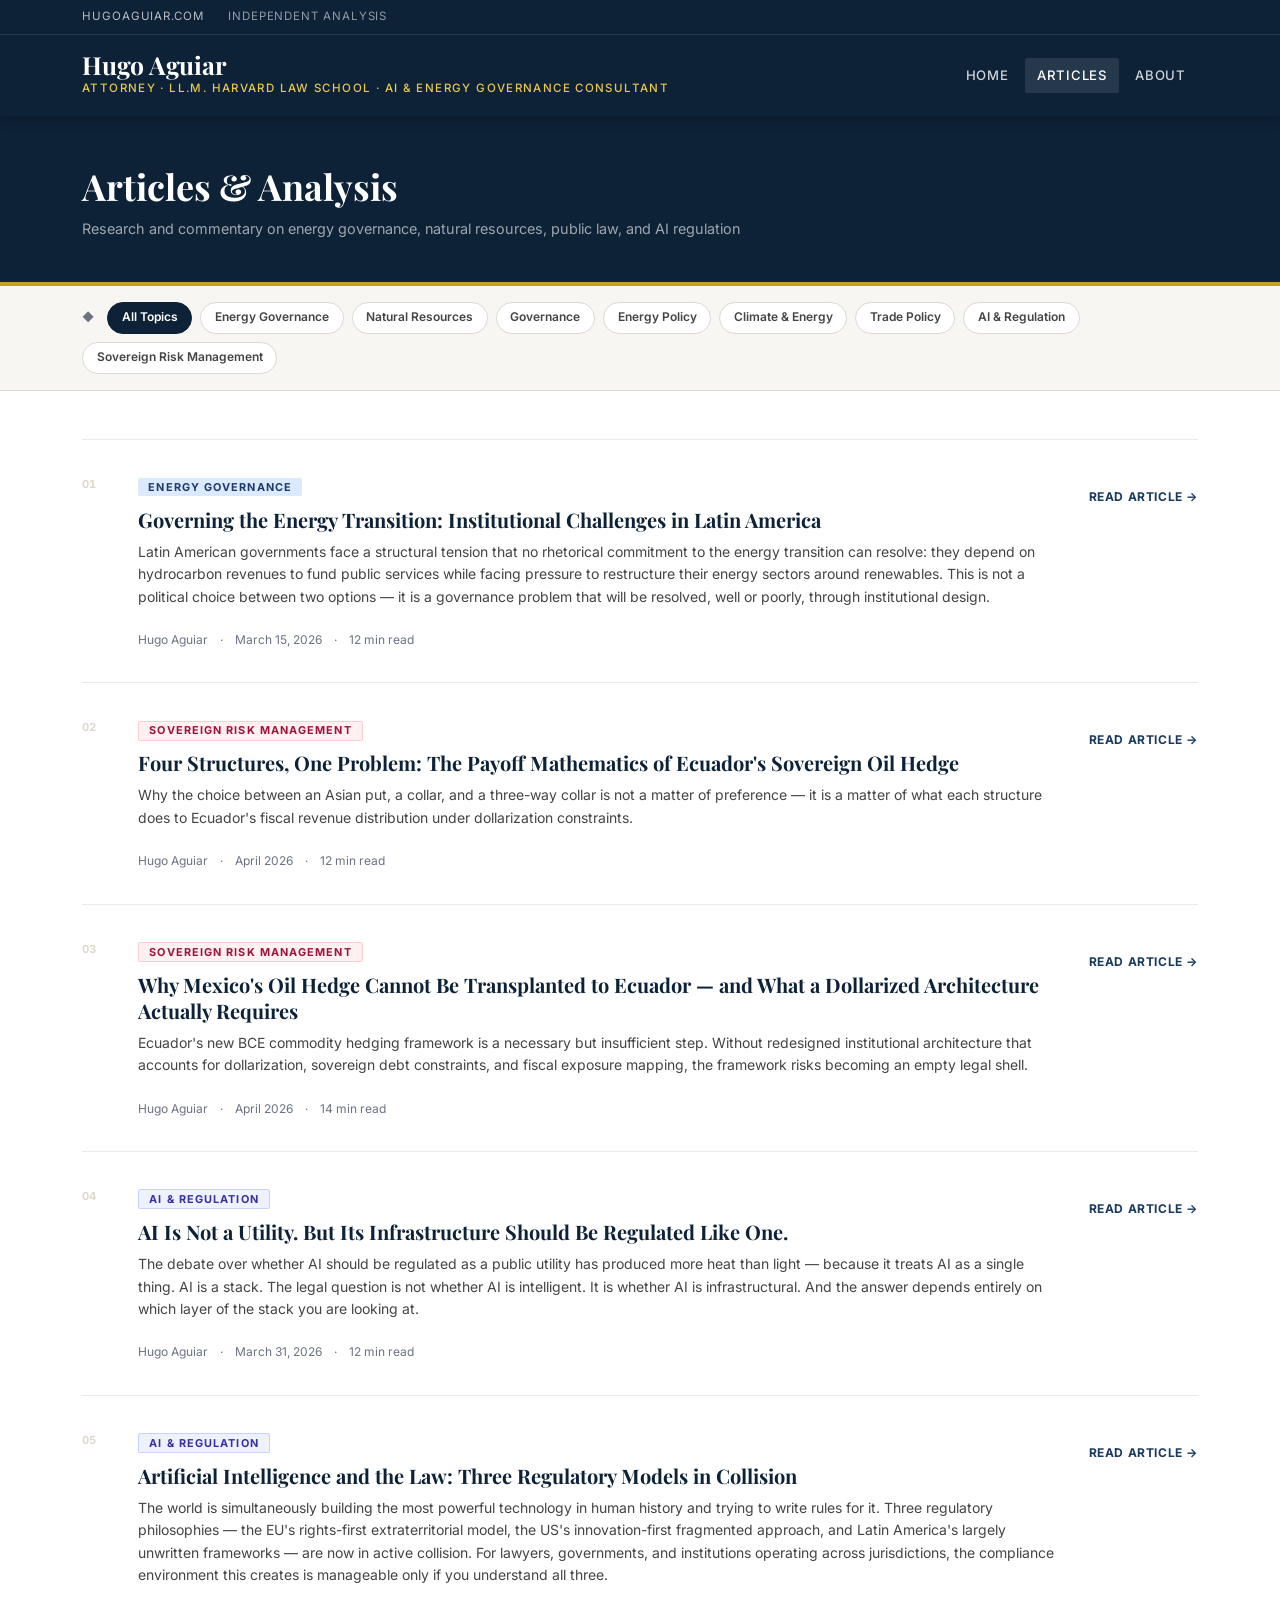
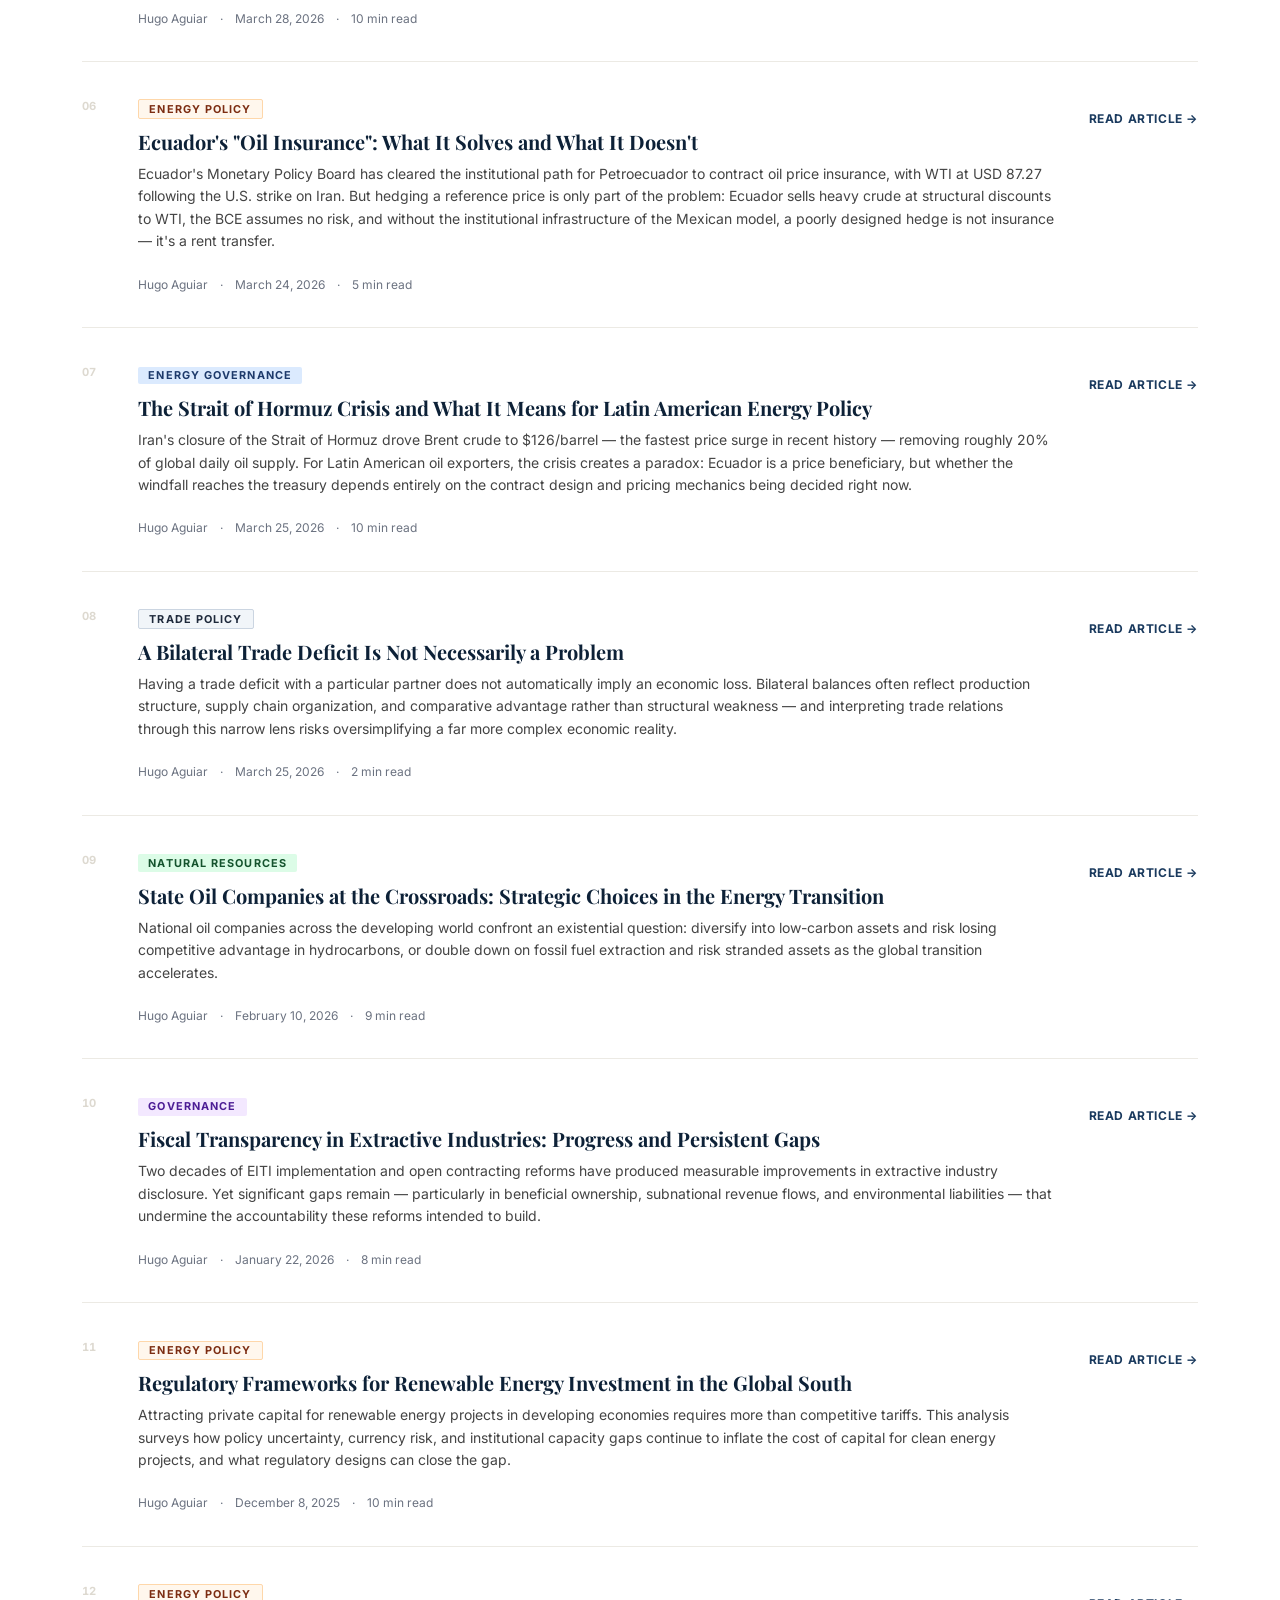
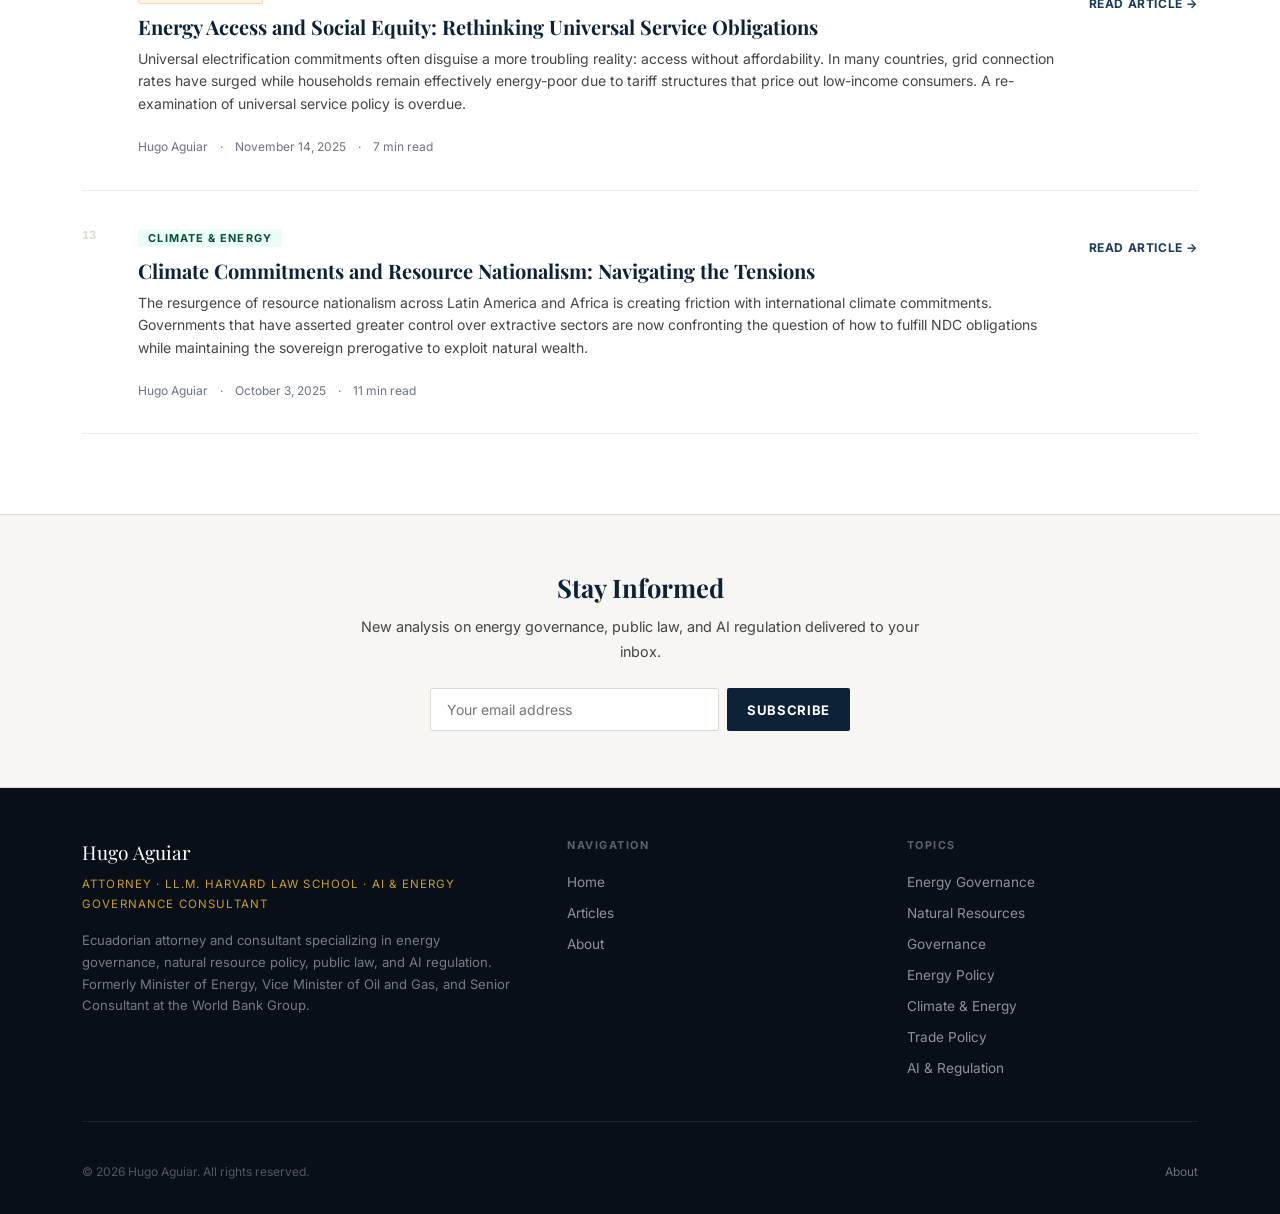
<file: articles.html>
<!DOCTYPE html>
<html lang="en">
<head>
  <meta charset="UTF-8">
  <meta name="viewport" content="width=device-width, initial-scale=1.0">
  <meta name="description" content="Articles and analysis on energy governance, natural resource policy, public law, and AI regulation by Hugo Aguiar.">
  <meta name="author" content="Hugo Aguiar">
  <meta name="google-site-verification" content="w9AkcHdSuzBK-Ylo1oLI4u4jG3CRWiZoHXem0gducuA" />

  <title>Articles &amp; Analysis — Hugo Aguiar</title>

  <!-- Fonts -->
  <link rel="preconnect" href="https://fonts.googleapis.com">
  <link rel="preconnect" href="https://fonts.gstatic.com" crossorigin>
  <link href="https://fonts.googleapis.com/css2?family=Playfair+Display:ital,wght@0,400;0,700;1,400&family=Inter:wght@400;500;600;700&display=swap" rel="stylesheet">

  <link rel="stylesheet" href="css/style.css">
</head>
<body>

  <a href="#main-content" class="skip-link">Skip to main content</a>

  <!-- ======================================================
       HEADER
       ====================================================== -->
  <header class="site-header" role="banner">

    <div class="header-topbar">
      <div class="container">
        <div class="topbar-left">
          <span class="topbar-domain">hugoaguiar.com</span>
          <span>Independent Analysis</span>
        </div>
      </div>
    </div>

    <div class="header-main">
      <div class="container">
        <div class="site-branding">
          <a href="index.html" class="site-name">Hugo Aguiar</a>
          <span class="site-tagline">Attorney · LL.M. Harvard Law School · AI &amp; Energy Governance Consultant</span>
        </div>

        <button class="menu-toggle" aria-label="Open menu" aria-expanded="false">
          <span></span><span></span><span></span>
        </button>

        <nav class="main-nav" role="navigation" aria-label="Main navigation">
          <a href="index.html">Home</a>
          <a href="articles.html" class="active" aria-current="page">Articles</a>
          <a href="about.html">About</a>
        </nav>
      </div>
    </div>

  </header>

  <!-- ======================================================
       MAIN CONTENT
       ====================================================== -->
  <main id="main-content">

    <!-- Page Header -->
    <div class="page-header">
      <div class="container">
        <h1>Articles &amp; Analysis</h1>
        <p class="page-header-sub">
          Research and commentary on energy governance, natural resources, public law, and AI regulation
        </p>
      </div>
    </div>

    <!-- Filters -->
    <div class="filters-section" role="navigation" aria-label="Filter articles by topic">
      <div class="container">
        <div class="filters-row">
          <span class="filter-label" aria-hidden="true">&#9670;</span>
          <button class="filter-btn active" data-filter="all" aria-pressed="true">All Topics</button>
          <button class="filter-btn" data-filter="energy">Energy Governance</button>
          <button class="filter-btn" data-filter="resources">Natural Resources</button>
          <button class="filter-btn" data-filter="governance">Governance</button>
          <button class="filter-btn" data-filter="policy">Energy Policy</button>
          <button class="filter-btn" data-filter="climate">Climate &amp; Energy</button>
          <button class="filter-btn" data-filter="trade">Trade Policy</button>
          <button class="filter-btn" data-filter="ai">AI &amp; Regulation</button>
          <button class="filter-btn" data-filter="sovereign">Sovereign Risk Management</button>
        </div>
      </div>
    </div>

    <!-- Articles List -->
    <section class="articles-list-section" aria-label="Articles list">
      <div class="container">
        <div class="articles-list" id="articles-list-slot" role="list"></div>
      </div>
    </section>

    <!-- CTA -->
    <section class="cta-section" aria-label="Newsletter subscription">
      <div class="container">
        <div class="cta-inner">
          <h2>Stay Informed</h2>
          <p>New analysis on energy governance, public law, and AI regulation delivered to your inbox.</p>
          <form class="cta-form" id="cta-form" novalidate aria-label="Subscribe">
            <input
              type="email"
              class="cta-input"
              placeholder="Your email address"
              required
              autocomplete="email"
            >
            <button type="submit" class="cta-submit">Subscribe</button>
          </form>
        </div>
      </div>
    </section>

  </main>

  <!-- ======================================================
       FOOTER
       ====================================================== -->
  <footer class="site-footer" role="contentinfo">
    <div class="container">
      <div class="footer-grid">

        <div>
          <div class="footer-brand-name">Hugo Aguiar</div>
          <div class="footer-brand-tagline">Attorney · LL.M. Harvard Law School · AI &amp; Energy Governance Consultant</div>
          <p class="footer-brand-desc">
            Ecuadorian attorney and consultant specializing in energy governance, natural resource policy, public law, and AI regulation. Formerly Minister of Energy, Vice Minister of Oil and Gas, and Senior Consultant at the World Bank Group.
          </p>
        </div>

        <div>
          <div class="footer-col-title">Navigation</div>
          <nav class="footer-links" aria-label="Footer navigation">
            <a href="index.html">Home</a>
            <a href="articles.html">Articles</a>
            <a href="about.html">About</a>
          </nav>
        </div>

        <div>
          <div class="footer-col-title">Topics</div>
          <nav class="footer-links" aria-label="Topic links">
            <a href="articles.html">Energy Governance</a>
            <a href="articles.html">Natural Resources</a>
            <a href="articles.html">Governance</a>
            <a href="articles.html">Energy Policy</a>
            <a href="articles.html">Climate &amp; Energy</a>
            <a href="articles.html">Trade Policy</a>
            <a href="articles.html">AI &amp; Regulation</a>
          </nav>
        </div>

      </div>

      <div class="footer-bottom">
        <span>© 2026 Hugo Aguiar. All rights reserved.</span>
        <span><a href="about.html">About</a></span>
      </div>
    </div>
  </footer>

  <script src="js/main.js"></script>
</body>
</html>
</file>
<file: css/style.css>
/* ============================================================
   HUGO AGUIAR — Policy & Energy Governance
   Stylesheet — Think Tank Publication Style
   ============================================================ */

/* ---- Google Fonts are loaded in HTML ---- */

/* ---- Custom Properties ---- */
:root {
  --navy:         #0d2137;
  --navy-mid:     #1a3a5e;
  --navy-light:   #2a5080;
  --gold:         #c8a020;
  --gold-light:   #e8c84a;
  --text:         #1c1c1c;
  --text-mid:     #444;
  --text-light:   #6b7280;
  --bg:           #ffffff;
  --bg-warm:      #f7f6f2;
  --bg-pale:      #f0ede6;
  --border:       #ddd9d0;
  --border-light: #eceae4;

  --font-serif: 'Playfair Display', Georgia, 'Times New Roman', serif;
  --font-sans:  'Inter', -apple-system, BlinkMacSystemFont, 'Segoe UI', Helvetica, Arial, sans-serif;

  --max-w:   1180px;
  --r:       2px;
  --trans:   0.2s ease;
}

/* ---- Reset ---- */
*, *::before, *::after { box-sizing: border-box; margin: 0; padding: 0; }
html { font-size: 16px; scroll-behavior: smooth; -webkit-text-size-adjust: 100%; }
img, video { max-width: 100%; display: block; }
a { color: inherit; text-decoration: none; }
button { cursor: pointer; border: none; background: none; font: inherit; }
ul, ol { list-style: none; }

/* ---- Base Typography ---- */
body {
  font-family: var(--font-sans);
  font-size: 1rem;
  line-height: 1.7;
  color: var(--text);
  background: var(--bg);
}

h1, h2, h3, h4, h5 {
  font-family: var(--font-serif);
  line-height: 1.25;
  color: var(--navy);
  font-weight: 700;
}

p { margin-bottom: 1em; }
p:last-child { margin-bottom: 0; }

/* ---- Layout ---- */
.container {
  max-width: var(--max-w);
  margin-inline: auto;
  padding-inline: 2rem;
}

/* ---- Skip Link ---- */
.skip-link {
  position: absolute;
  top: -999px;
  left: 0;
  padding: 0.5rem 1rem;
  background: var(--gold);
  color: var(--navy);
  font-weight: 700;
  z-index: 9999;
}
.skip-link:focus { top: 0; }


/* ============================================================
   HEADER
   ============================================================ */

.site-header {
  background: var(--navy);
  color: #fff;
  position: sticky;
  top: 0;
  z-index: 100;
  box-shadow: 0 2px 12px rgba(0,0,0,0.25);
}

/* -- top bar -- */
.header-topbar {
  border-bottom: 1px solid rgba(255,255,255,0.1);
  padding: 0.45rem 0;
  font-size: 0.72rem;
  letter-spacing: 0.08em;
  text-transform: uppercase;
  color: rgba(255,255,255,0.55);
}

.header-topbar .container {
  display: flex;
  align-items: center;
  justify-content: space-between;
  gap: 1rem;
}

.topbar-left { display: flex; align-items: center; gap: 1.5rem; }

.topbar-domain { color: rgba(255,255,255,0.7); }

/* -- main header row -- */
.header-main {
  padding: 1.1rem 0;
}

.header-main .container {
  display: flex;
  align-items: center;
  justify-content: space-between;
  gap: 2rem;
}

.site-branding {
  display: flex;
  flex-direction: column;
  gap: 0.1rem;
}

.site-name {
  font-family: var(--font-serif);
  font-size: 1.55rem;
  font-weight: 700;
  color: #fff;
  letter-spacing: -0.01em;
  line-height: 1;
}

.site-tagline {
  font-size: 0.72rem;
  letter-spacing: 0.12em;
  text-transform: uppercase;
  color: var(--gold-light);
  font-weight: 500;
}

/* -- nav -- */
.main-nav { display: flex; align-items: center; gap: 0.25rem; }

.main-nav a {
  font-size: 0.82rem;
  font-weight: 500;
  letter-spacing: 0.06em;
  text-transform: uppercase;
  color: rgba(255,255,255,0.8);
  padding: 0.4rem 0.75rem;
  border-radius: var(--r);
  transition: color var(--trans), background var(--trans);
}

.main-nav a:hover,
.main-nav a.active {
  color: #fff;
  background: rgba(255,255,255,0.1);
}

/* -- language toggle -- */
.lang-toggle {
  display: flex;
  align-items: center;
  gap: 0.1rem;
  border: 1px solid rgba(255,255,255,0.25);
  border-radius: 20px;
  padding: 0.15rem 0.2rem;
}

.lang-btn {
  font-size: 0.72rem;
  font-weight: 600;
  letter-spacing: 0.06em;
  text-transform: uppercase;
  color: rgba(255,255,255,0.55);
  padding: 0.2rem 0.55rem;
  border-radius: 16px;
  transition: all var(--trans);
}

.lang-btn.active {
  background: var(--gold);
  color: var(--navy);
}

.lang-btn:hover:not(.active) {
  color: #fff;
}

/* -- mobile menu toggle -- */
.menu-toggle {
  display: none;
  flex-direction: column;
  gap: 4px;
  padding: 0.4rem;
}

.menu-toggle span {
  display: block;
  width: 22px;
  height: 2px;
  background: rgba(255,255,255,0.8);
  border-radius: 2px;
  transition: all var(--trans);
}

/* ============================================================
   CATEGORY BADGES
   ============================================================ */

.cat-badge {
  display: inline-block;
  font-size: 0.68rem;
  font-weight: 700;
  letter-spacing: 0.1em;
  text-transform: uppercase;
  padding: 0.22rem 0.65rem;
  border-radius: 2px;
  line-height: 1;
}

.cat-energy    { background: #dbeafe; color: #1d3a6b; }
.cat-resources { background: #dcfce7; color: #14532d; }
.cat-governance{ background: #f3e8ff; color: #4c1d95; }
.cat-policy    { background: #fff7ed; color: #7c2d12; border: 1px solid #fed7aa; }
.cat-climate   { background: #ecfdf5; color: #064e3b; }
.cat-trade     { background: #f1f5f9; color: #1e293b; border: 1px solid #cbd5e1; }
.cat-ai        { background: #eef2ff; color: #3730a3; border: 1px solid #c7d2fe; }
.cat-sovereign { background: #fff1f2; color: #9f1239; border: 1px solid #fecdd3; }


/* ============================================================
   SECTION CHROME
   ============================================================ */

.section-eyebrow {
  display: flex;
  align-items: center;
  gap: 0.75rem;
  margin-bottom: 2rem;
}

.section-eyebrow::after {
  content: '';
  flex: 1;
  height: 1px;
  background: var(--border);
}

.section-label {
  font-size: 0.72rem;
  font-weight: 700;
  letter-spacing: 0.14em;
  text-transform: uppercase;
  color: var(--text-light);
}


/* ============================================================
   FEATURED ARTICLE — homepage hero
   ============================================================ */

.featured-section {
  background: var(--navy);
  color: #fff;
  padding: 3.5rem 0;
}

.featured-article {
  display: grid;
  grid-template-columns: 1fr 1fr;
  gap: 0;
  border-radius: 4px;
  overflow: hidden;
  min-height: 400px;
}

.featured-image {
  background: linear-gradient(135deg, #1a3a5e 0%, #0a1828 60%, #0d2137 100%);
  position: relative;
  min-height: 320px;
  display: flex;
  align-items: flex-end;
  padding: 2rem;
}

.featured-image-pattern {
  position: absolute;
  inset: 0;
  opacity: 0.06;
  background-image:
    repeating-linear-gradient(0deg, transparent, transparent 39px, rgba(255,255,255,1) 39px, rgba(255,255,255,1) 40px),
    repeating-linear-gradient(90deg, transparent, transparent 39px, rgba(255,255,255,1) 39px, rgba(255,255,255,1) 40px);
}

.featured-image-label {
  position: relative;
  z-index: 1;
  font-size: 0.65rem;
  font-weight: 700;
  letter-spacing: 0.18em;
  text-transform: uppercase;
  color: var(--gold-light);
  border-left: 3px solid var(--gold);
  padding-left: 0.75rem;
}

.featured-content {
  background: rgba(255,255,255,0.04);
  border-left: 1px solid rgba(255,255,255,0.08);
  padding: 2.5rem 3rem;
  display: flex;
  flex-direction: column;
  justify-content: center;
  gap: 1rem;
}

.featured-content .cat-badge {
  align-self: flex-start;
}

.featured-title {
  font-family: var(--font-serif);
  font-size: 1.85rem;
  color: #fff;
  line-height: 1.2;
  font-weight: 700;
}

.featured-title a {
  color: #fff;
  transition: color var(--trans);
}

.featured-title a:hover { color: var(--gold-light); }

.featured-excerpt {
  font-size: 0.95rem;
  color: rgba(255,255,255,0.7);
  line-height: 1.7;
  margin: 0;
}

.article-meta {
  display: flex;
  align-items: center;
  gap: 1rem;
  flex-wrap: wrap;
}

.meta-author {
  font-weight: 600;
  font-size: 0.82rem;
  color: rgba(255,255,255,0.9);
}

.meta-date,
.meta-read {
  font-size: 0.78rem;
  color: rgba(255,255,255,0.5);
}

.meta-sep {
  color: rgba(255,255,255,0.25);
  font-size: 0.7rem;
}

.btn-read {
  align-self: flex-start;
  margin-top: 0.5rem;
  display: inline-flex;
  align-items: center;
  gap: 0.5rem;
  font-size: 0.8rem;
  font-weight: 700;
  letter-spacing: 0.06em;
  text-transform: uppercase;
  color: var(--gold-light);
  border-bottom: 1px solid rgba(200,160,32,0.4);
  padding-bottom: 0.1rem;
  transition: all var(--trans);
}

.btn-read:hover {
  color: #fff;
  border-color: rgba(255,255,255,0.5);
  gap: 0.75rem;
}

/* ============================================================
   RECENT ARTICLES GRID — homepage
   ============================================================ */

.recent-section {
  padding: 4rem 0;
  background: var(--bg);
}

.articles-grid {
  display: grid;
  grid-template-columns: repeat(3, 1fr);
  gap: 2rem;
}

/* ---- Article Card ---- */
.article-card {
  display: flex;
  flex-direction: column;
  border-top: 3px solid var(--border);
  padding-top: 1.25rem;
  transition: border-color var(--trans);
}

.article-card:hover { border-top-color: var(--navy-mid); }

.card-category { margin-bottom: 0.75rem; }

.card-title {
  font-family: var(--font-serif);
  font-size: 1.15rem;
  font-weight: 700;
  line-height: 1.3;
  color: var(--navy);
  margin-bottom: 0.6rem;
  flex: 1;
}

.card-title a { color: inherit; transition: color var(--trans); }
.card-title a:hover { color: var(--navy-mid); }

.card-excerpt {
  font-size: 0.875rem;
  color: var(--text-mid);
  line-height: 1.65;
  margin-bottom: 1.25rem;
  flex: 1;
}

.card-meta {
  display: flex;
  align-items: center;
  gap: 0.75rem;
  font-size: 0.75rem;
  color: var(--text-light);
  margin-top: auto;
  padding-top: 1rem;
  border-top: 1px solid var(--border-light);
}

.card-meta-sep { color: var(--border); }

.card-read-more {
  display: inline-flex;
  align-items: center;
  gap: 0.3rem;
  font-size: 0.75rem;
  font-weight: 700;
  letter-spacing: 0.05em;
  text-transform: uppercase;
  color: var(--navy-mid);
  margin-top: 0.75rem;
  transition: gap var(--trans), color var(--trans);
}

.card-read-more:hover { color: var(--navy); gap: 0.5rem; }

/* ============================================================
   ARTICLES PAGE
   ============================================================ */

.page-header {
  background: var(--navy);
  color: #fff;
  padding: 3rem 0 2.5rem;
  border-bottom: 4px solid var(--gold);
}

.page-header h1 {
  font-family: var(--font-serif);
  font-size: 2.25rem;
  color: #fff;
  margin-bottom: 0.5rem;
}

.page-header-sub {
  font-size: 0.9rem;
  color: rgba(255,255,255,0.6);
}

/* -- Filters -- */
.filters-section {
  background: var(--bg-warm);
  border-bottom: 1px solid var(--border);
  padding: 1rem 0;
  position: sticky;
  top: 64px; /* header height approx */
  z-index: 50;
}

.filters-row {
  display: flex;
  align-items: center;
  gap: 0.5rem;
  flex-wrap: wrap;
}

.filter-label {
  font-size: 0.72rem;
  font-weight: 700;
  letter-spacing: 0.1em;
  text-transform: uppercase;
  color: var(--text-light);
  margin-right: 0.25rem;
}

.filter-btn {
  font-size: 0.75rem;
  font-weight: 600;
  padding: 0.3rem 0.85rem;
  border: 1px solid var(--border);
  border-radius: 20px;
  color: var(--text-mid);
  background: var(--bg);
  transition: all var(--trans);
}

.filter-btn:hover,
.filter-btn.active {
  background: var(--navy);
  border-color: var(--navy);
  color: #fff;
}

/* -- Full articles list -- */
.articles-list-section {
  padding: 3rem 0 5rem;
}

.articles-list {
  display: flex;
  flex-direction: column;
  gap: 0;
}

.article-list-item {
  display: grid;
  grid-template-columns: auto 1fr auto;
  gap: 1.5rem 2rem;
  padding: 2rem 0;
  border-bottom: 1px solid var(--border-light);
  align-items: start;
  transition: background var(--trans);
}

.article-list-item:first-child { border-top: 1px solid var(--border-light); }

.article-list-item:hover { background: var(--bg-warm); margin-inline: -1rem; padding-inline: 1rem; }

.list-item-num {
  font-size: 0.7rem;
  font-weight: 700;
  color: var(--border);
  padding-top: 0.2rem;
  min-width: 1.5rem;
  font-variant-numeric: tabular-nums;
}

.list-item-body { display: flex; flex-direction: column; gap: 0.5rem; }

.list-item-title {
  font-family: var(--font-serif);
  font-size: 1.25rem;
  font-weight: 700;
  color: var(--navy);
  line-height: 1.3;
}

.list-item-title a { color: inherit; transition: color var(--trans); }
.list-item-title a:hover { color: var(--navy-mid); }

.list-item-excerpt {
  font-size: 0.875rem;
  color: var(--text-mid);
  line-height: 1.6;
}

.list-item-meta {
  display: flex;
  align-items: center;
  gap: 0.75rem;
  font-size: 0.75rem;
  color: var(--text-light);
}

.list-item-action {
  display: flex;
  flex-direction: column;
  align-items: flex-end;
  gap: 0.5rem;
  padding-top: 0.2rem;
}

/* ============================================================
   ABOUT PAGE
   ============================================================ */

.about-section {
  padding: 4rem 0 5rem;
}

.about-grid {
  display: grid;
  grid-template-columns: 280px 1fr;
  gap: 4rem;
  align-items: start;
}

.about-sidebar {}

.about-photo-placeholder {
  width: 100%;
  aspect-ratio: 3/4;
  background: linear-gradient(145deg, var(--navy) 0%, var(--navy-mid) 100%);
  border-radius: var(--r);
  display: flex;
  align-items: flex-end;
  justify-content: center;
  padding: 1.5rem;
  margin-bottom: 1.5rem;
  position: relative;
  overflow: hidden;
}

.about-photo-placeholder::before {
  content: '';
  position: absolute;
  inset: 0;
  background-image: repeating-linear-gradient(
    45deg,
    transparent,
    transparent 10px,
    rgba(255,255,255,0.02) 10px,
    rgba(255,255,255,0.02) 11px
  );
}

.about-photo-initials {
  position: relative;
  font-family: var(--font-serif);
  font-size: 3rem;
  font-weight: 700;
  color: rgba(255,255,255,0.2);
  letter-spacing: 0.05em;
}

.about-contact-card {
  background: var(--bg-warm);
  border: 1px solid var(--border);
  border-radius: var(--r);
  padding: 1.25rem;
  font-size: 0.85rem;
}

.about-contact-card h4 {
  font-size: 0.7rem;
  letter-spacing: 0.1em;
  text-transform: uppercase;
  color: var(--text-light);
  font-family: var(--font-sans);
  font-weight: 700;
  margin-bottom: 1rem;
}

.contact-item {
  display: flex;
  align-items: flex-start;
  gap: 0.6rem;
  margin-bottom: 0.7rem;
  color: var(--text-mid);
  font-size: 0.82rem;
}

.contact-item:last-child { margin-bottom: 0; }

.contact-icon {
  color: var(--navy-light);
  flex-shrink: 0;
  margin-top: 0.1rem;
}

.about-main {}

.about-name {
  font-size: 2.5rem;
  margin-bottom: 0.25rem;
}

.about-title-line {
  font-size: 0.9rem;
  color: var(--text-light);
  font-family: var(--font-sans);
  font-weight: 400;
  margin-bottom: 2rem;
  padding-bottom: 2rem;
  border-bottom: 1px solid var(--border);
}

.about-title-line strong { color: var(--navy-mid); font-weight: 600; }

.about-bio p {
  font-size: 1.05rem;
  line-height: 1.8;
  color: var(--text);
  margin-bottom: 1.25rem;
}

.about-section-title {
  font-family: var(--font-serif);
  font-size: 1.35rem;
  color: var(--navy);
  margin-top: 2.5rem;
  margin-bottom: 1rem;
  padding-top: 2rem;
  border-top: 1px solid var(--border);
}

.research-interests {
  display: grid;
  grid-template-columns: 1fr 1fr;
  gap: 0.5rem;
  margin-bottom: 1.5rem;
}

.interest-item {
  display: flex;
  align-items: flex-start;
  gap: 0.6rem;
  font-size: 0.9rem;
  color: var(--text-mid);
}

.interest-dot {
  width: 6px;
  height: 6px;
  border-radius: 50%;
  background: var(--gold);
  flex-shrink: 0;
  margin-top: 0.45rem;
}

.publications-list {
  display: flex;
  flex-direction: column;
  gap: 1.25rem;
}

.pub-item {
  padding: 1.1rem 1.25rem;
  background: var(--bg-warm);
  border-left: 3px solid var(--navy-mid);
  border-radius: 0 var(--r) var(--r) 0;
}

.pub-title {
  font-family: var(--font-serif);
  font-size: 0.95rem;
  font-weight: 700;
  color: var(--navy);
  margin-bottom: 0.25rem;
}

.pub-meta {
  font-size: 0.78rem;
  color: var(--text-light);
}

.pub-meta em { font-style: italic; color: var(--text-mid); }


/* ============================================================
   NEWSLETTER / CTA SECTION
   ============================================================ */

.cta-section {
  background: var(--bg-warm);
  border-top: 1px solid var(--border);
  border-bottom: 1px solid var(--border);
  padding: 3.5rem 0;
}

.cta-inner {
  max-width: 600px;
  margin-inline: auto;
  text-align: center;
}

.cta-inner h2 {
  font-size: 1.6rem;
  margin-bottom: 0.75rem;
}

.cta-inner p {
  font-size: 0.9rem;
  color: var(--text-mid);
  margin-bottom: 1.5rem;
}

.cta-form {
  display: flex;
  gap: 0.5rem;
  max-width: 420px;
  margin-inline: auto;
}

.cta-input {
  flex: 1;
  padding: 0.65rem 1rem;
  border: 1px solid var(--border);
  border-radius: var(--r);
  font-family: var(--font-sans);
  font-size: 0.875rem;
  color: var(--text);
  background: var(--bg);
  outline: none;
  transition: border-color var(--trans);
}

.cta-input:focus { border-color: var(--navy-mid); }

.cta-submit {
  padding: 0.65rem 1.25rem;
  background: var(--navy);
  color: #fff;
  font-size: 0.82rem;
  font-weight: 700;
  letter-spacing: 0.05em;
  text-transform: uppercase;
  border-radius: var(--r);
  transition: background var(--trans);
  white-space: nowrap;
}

.cta-submit:hover { background: var(--navy-mid); }


/* ============================================================
   FOOTER
   ============================================================ */

.site-footer {
  background: #080f18;
  color: rgba(255,255,255,0.55);
  padding: 3rem 0 2rem;
}

.footer-grid {
  display: grid;
  grid-template-columns: 1.5fr 1fr 1fr;
  gap: 3rem;
  margin-bottom: 2.5rem;
  padding-bottom: 2.5rem;
  border-bottom: 1px solid rgba(255,255,255,0.08);
}

.footer-brand-name {
  font-family: var(--font-serif);
  font-size: 1.2rem;
  color: #fff;
  margin-bottom: 0.4rem;
}

.footer-brand-tagline {
  font-size: 0.72rem;
  letter-spacing: 0.1em;
  text-transform: uppercase;
  color: var(--gold);
  margin-bottom: 1rem;
}

.footer-brand-desc {
  font-size: 0.82rem;
  line-height: 1.65;
  color: rgba(255,255,255,0.45);
}

.footer-col-title {
  font-size: 0.68rem;
  font-weight: 700;
  letter-spacing: 0.14em;
  text-transform: uppercase;
  color: rgba(255,255,255,0.35);
  margin-bottom: 1rem;
}

.footer-links { display: flex; flex-direction: column; gap: 0.5rem; }

.footer-links a {
  font-size: 0.85rem;
  color: rgba(255,255,255,0.55);
  transition: color var(--trans);
}

.footer-links a:hover { color: #fff; }

.footer-bottom {
  display: flex;
  align-items: center;
  justify-content: space-between;
  gap: 1rem;
  font-size: 0.75rem;
  color: rgba(255,255,255,0.3);
  flex-wrap: wrap;
}

.footer-bottom a {
  color: rgba(255,255,255,0.4);
  transition: color var(--trans);
}

.footer-bottom a:hover { color: rgba(255,255,255,0.7); }


/* ============================================================
   UTILITY CLASSES
   ============================================================ */

.visually-hidden {
  position: absolute;
  width: 1px; height: 1px;
  padding: 0; margin: -1px;
  overflow: hidden; clip: rect(0,0,0,0);
  white-space: nowrap; border: 0;
}

.no-results {
  text-align: center;
  padding: 4rem 2rem;
  color: var(--text-light);
  font-size: 0.9rem;
}

[data-hidden] { display: none !important; }


/* ============================================================
   ARTICLE PAGE
   ============================================================ */

.article-page-header {
  background: var(--navy);
  color: #fff;
  padding: 3rem 0 2.5rem;
  border-bottom: 4px solid var(--gold);
}

.article-page-header-inner {
  max-width: 760px;
  display: flex;
  flex-direction: column;
  gap: 1rem;
}

.article-page-title {
  font-family: var(--font-serif);
  font-size: 2.4rem;
  font-weight: 700;
  color: #fff;
  line-height: 1.2;
}

.article-page-meta {
  display: flex;
  align-items: center;
  gap: 0.75rem;
  flex-wrap: wrap;
  font-size: 0.82rem;
  color: rgba(255,255,255,0.55);
}

.article-page-meta .meta-author { color: rgba(255,255,255,0.85); font-weight: 600; }
.article-page-meta .meta-sep   { color: rgba(255,255,255,0.25); }

.article-back {
  display: inline-flex;
  align-items: center;
  gap: 0.4rem;
  font-size: 0.75rem;
  font-weight: 600;
  letter-spacing: 0.06em;
  text-transform: uppercase;
  color: rgba(255,255,255,0.45);
  margin-bottom: 1.5rem;
  transition: color var(--trans);
}
.article-back:hover { color: rgba(255,255,255,0.85); }

/* Article body */
.article-body-section {
  padding: 3.5rem 0 5rem;
}

.article-body-inner {
  max-width: 720px;
}

.article-body-inner p {
  font-size: 1.05rem;
  line-height: 1.85;
  color: var(--text);
  margin-bottom: 1.5rem;
}

.article-lead {
  font-size: 1.15rem !important;
  line-height: 1.8 !important;
  color: var(--text) !important;
  font-weight: 400;
}

.article-section-heading {
  font-family: var(--font-sans);
  font-size: 0.72rem;
  font-weight: 700;
  letter-spacing: 0.18em;
  text-transform: uppercase;
  color: var(--navy-mid);
  margin-top: 2.75rem;
  margin-bottom: 1rem;
  padding-left: 0.75rem;
  border-left: 3px solid var(--gold);
}

@media (max-width: 768px) {
  .article-page-title  { font-size: 1.75rem; }
  .article-body-inner p { font-size: 1rem; }
  .article-lead         { font-size: 1.05rem !important; }
}


/* ============================================================
   RESPONSIVE
   ============================================================ */

@media (max-width: 1024px) {
  .articles-grid { grid-template-columns: repeat(2, 1fr); }
  .about-grid { grid-template-columns: 220px 1fr; gap: 2.5rem; }
  .footer-grid { grid-template-columns: 1fr 1fr; }
}

@media (max-width: 768px) {
  .container { padding-inline: 1.25rem; }

  /* header */
  .header-main .container {
    flex-wrap: wrap;
    gap: 1rem;
  }

  .site-name { font-size: 1.25rem; }

  .main-nav { display: none; }
  .main-nav.open { display: flex; flex-direction: column; width: 100%; }
  .menu-toggle { display: flex; }

  /* featured */
  .featured-article {
    grid-template-columns: 1fr;
  }

  .featured-image { min-height: 180px; }

  .featured-content {
    padding: 2rem 1.5rem;
  }

  .featured-title { font-size: 1.45rem; }

  /* grids */
  .articles-grid { grid-template-columns: 1fr; gap: 1.5rem; }

  /* articles list */
  .article-list-item {
    grid-template-columns: 1fr;
    gap: 0.75rem;
  }

  .list-item-num { display: none; }
  .list-item-action { align-items: flex-start; flex-direction: row; flex-wrap: wrap; }

  /* about */
  .about-grid { grid-template-columns: 1fr; }
  .about-photo-placeholder { max-width: 200px; aspect-ratio: 1; }
  .about-sidebar { display: flex; align-items: flex-start; gap: 1.5rem; flex-wrap: wrap; }
  .research-interests { grid-template-columns: 1fr; }

  /* footer */
  .footer-grid { grid-template-columns: 1fr; gap: 1.5rem; }
  .cta-form { flex-direction: column; }
}

@media (max-width: 480px) {
  .article-list-item { padding: 1.5rem 0; }
  .page-header h1 { font-size: 1.75rem; }
  .about-name { font-size: 1.9rem; }
}
</file>
